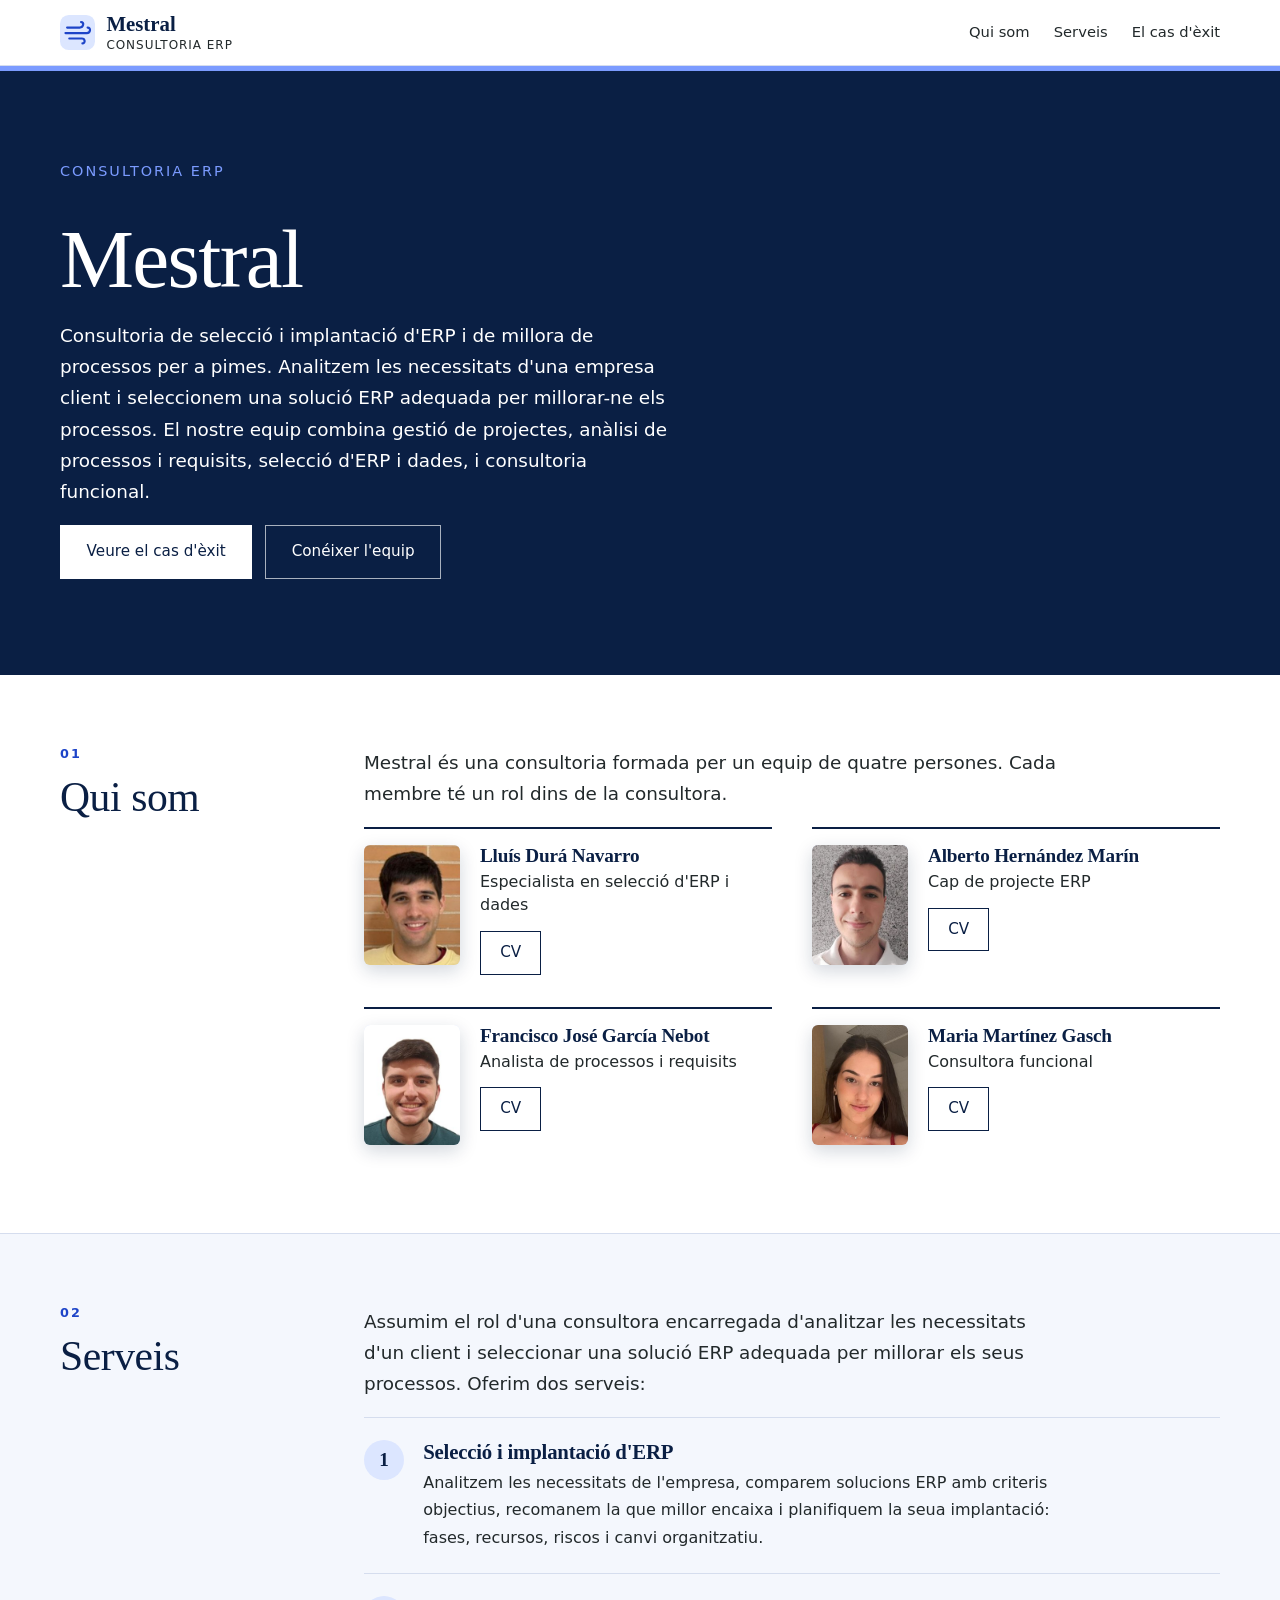
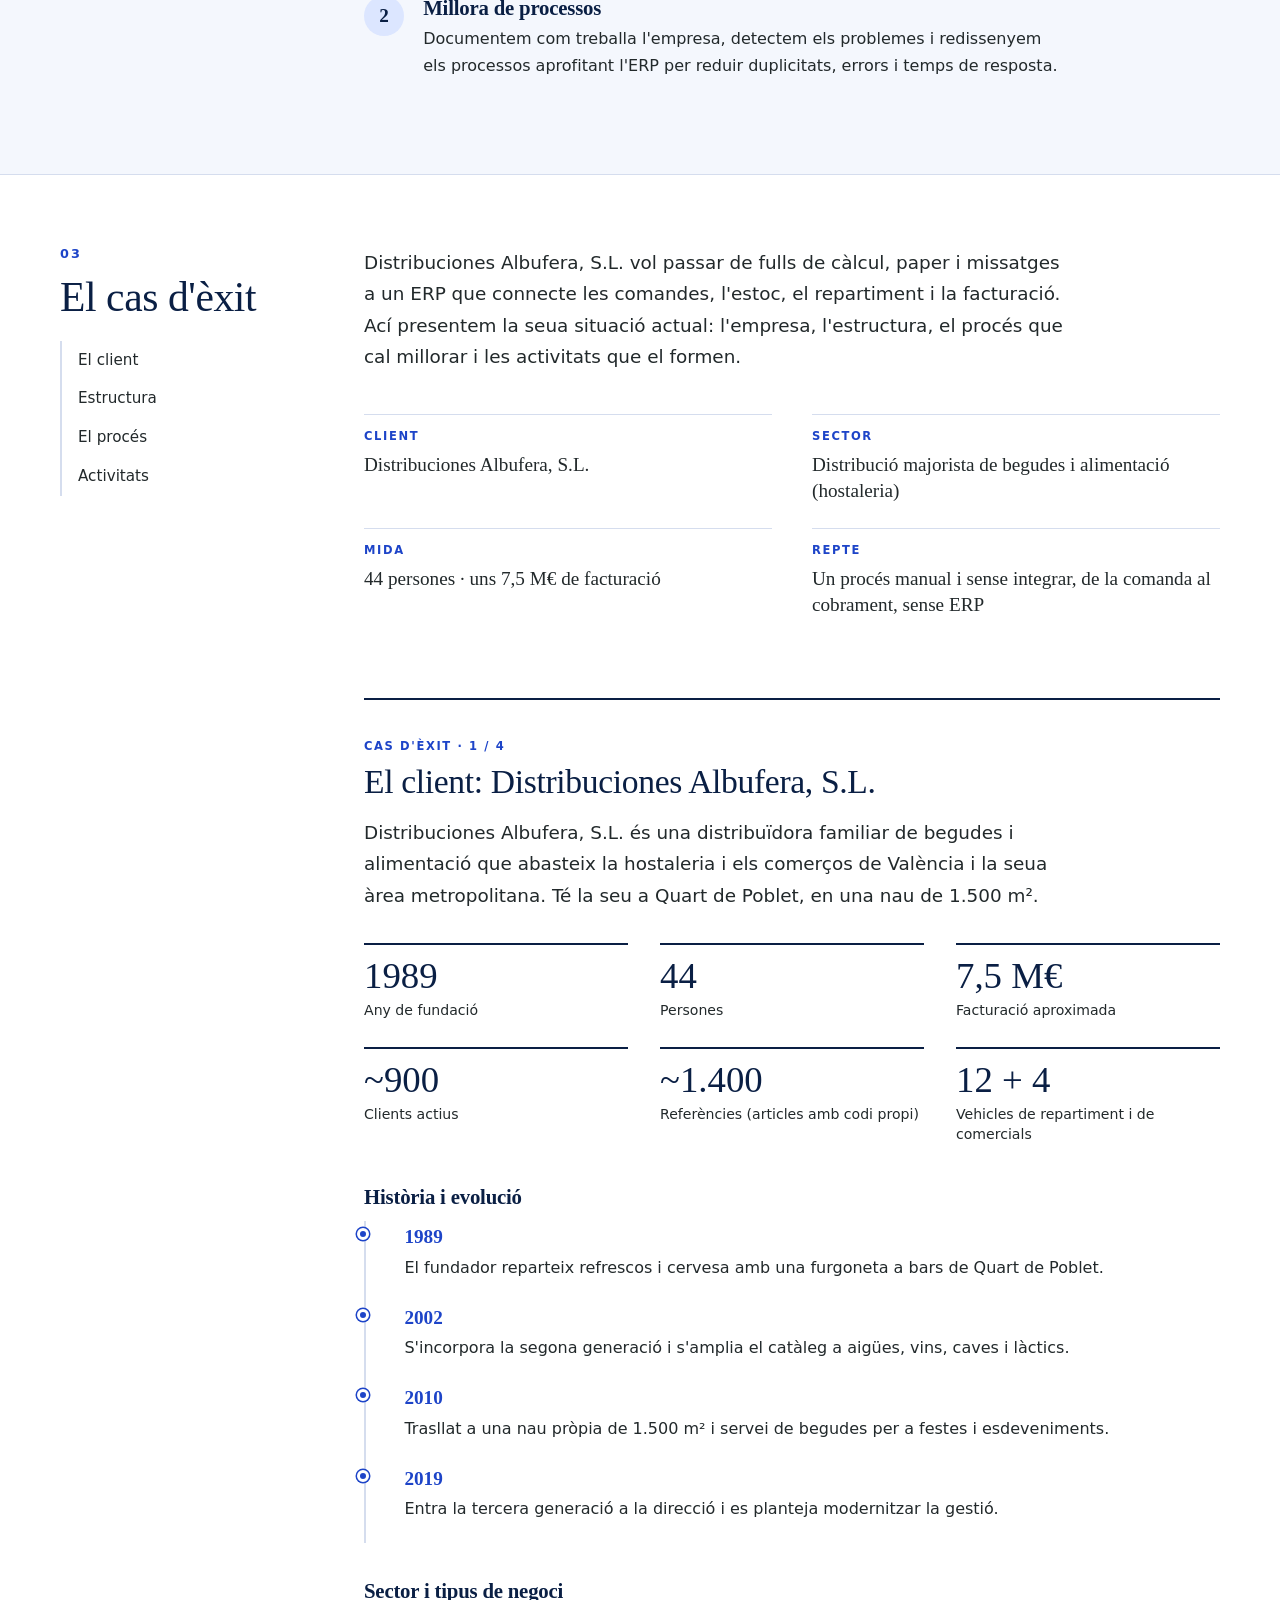
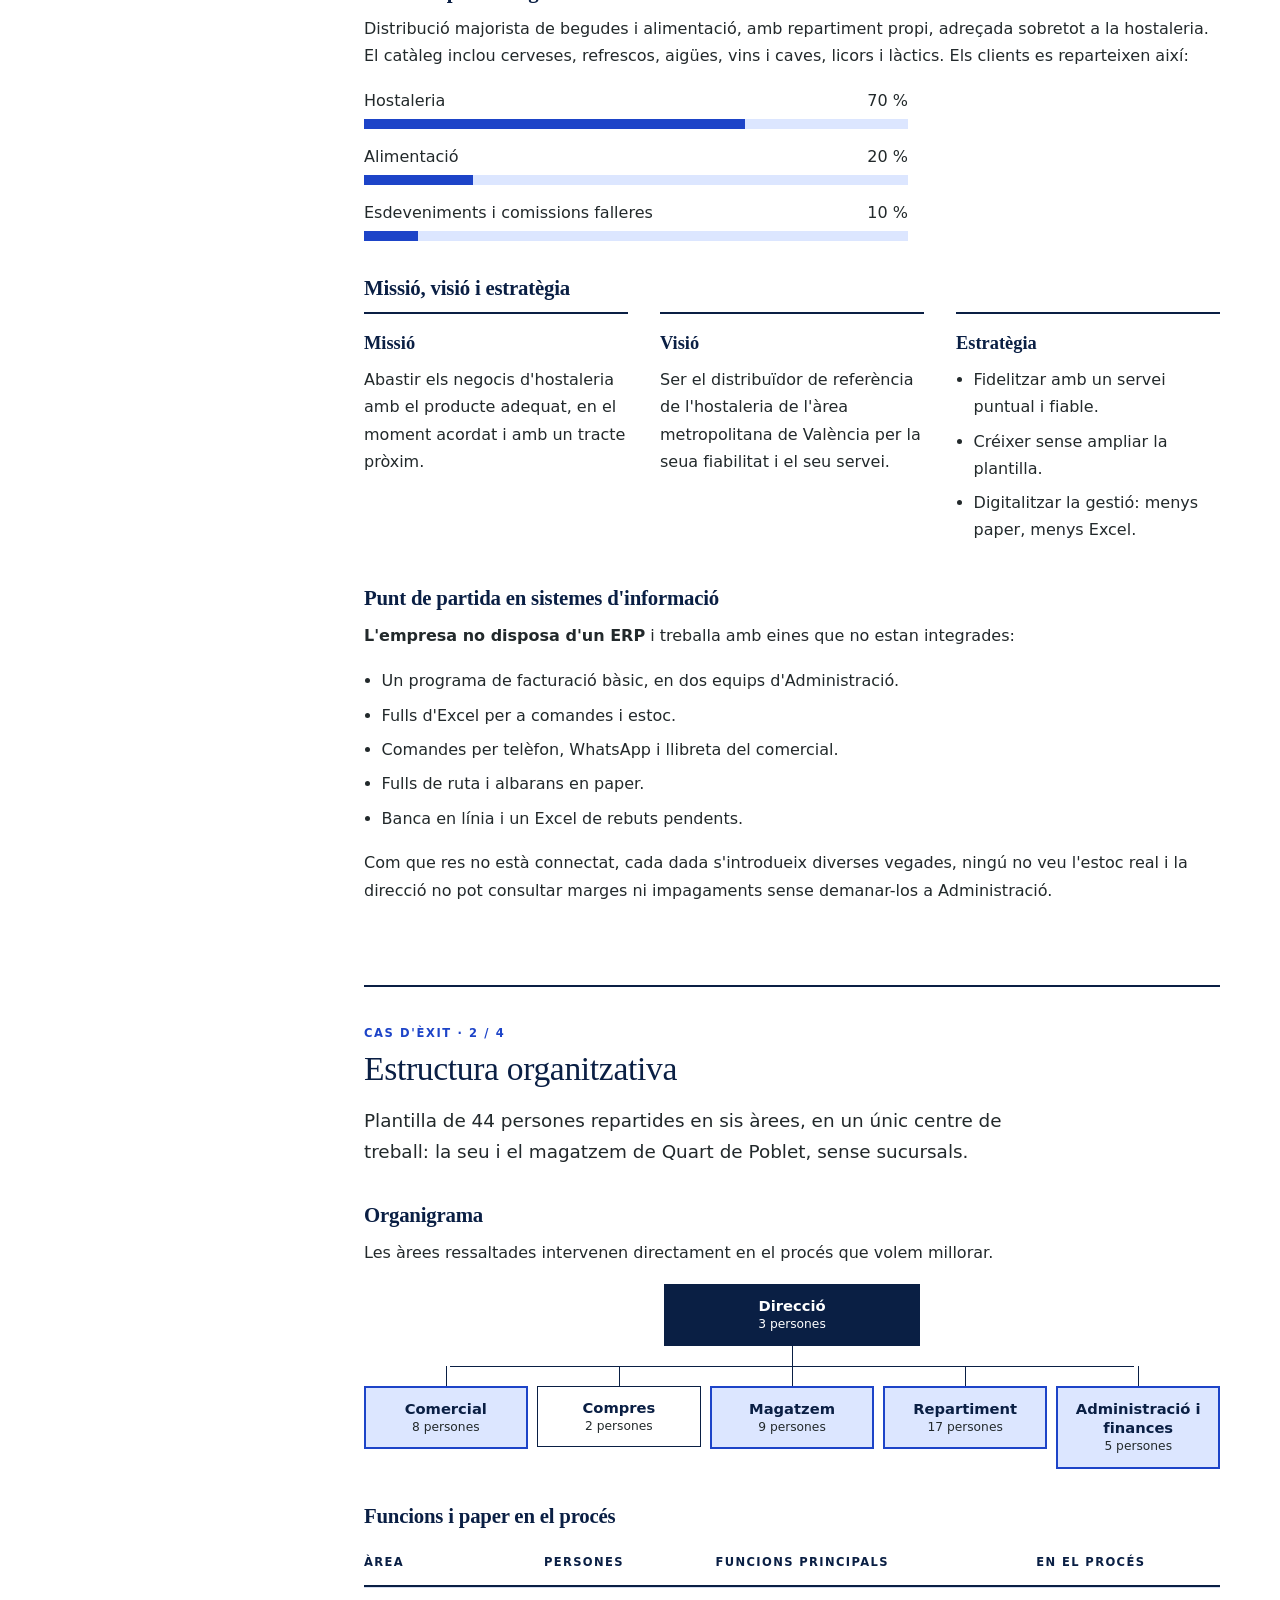
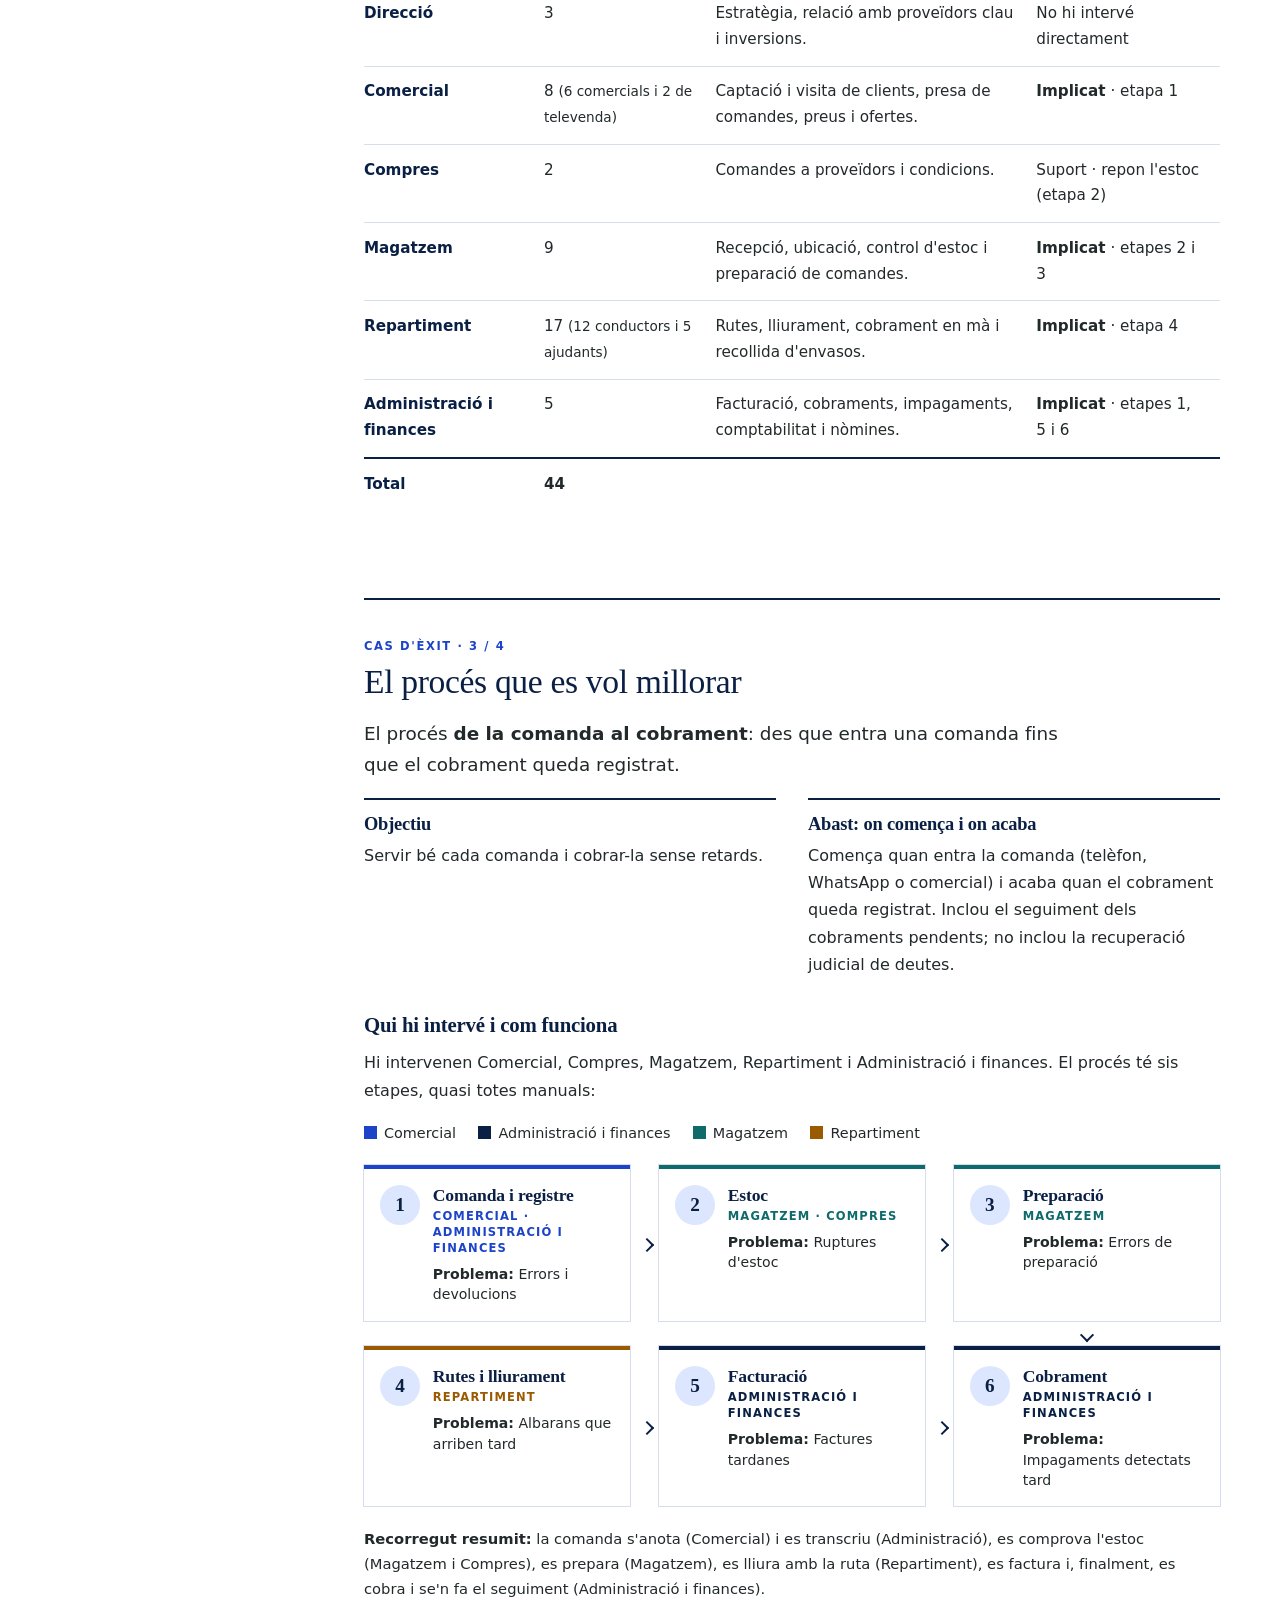
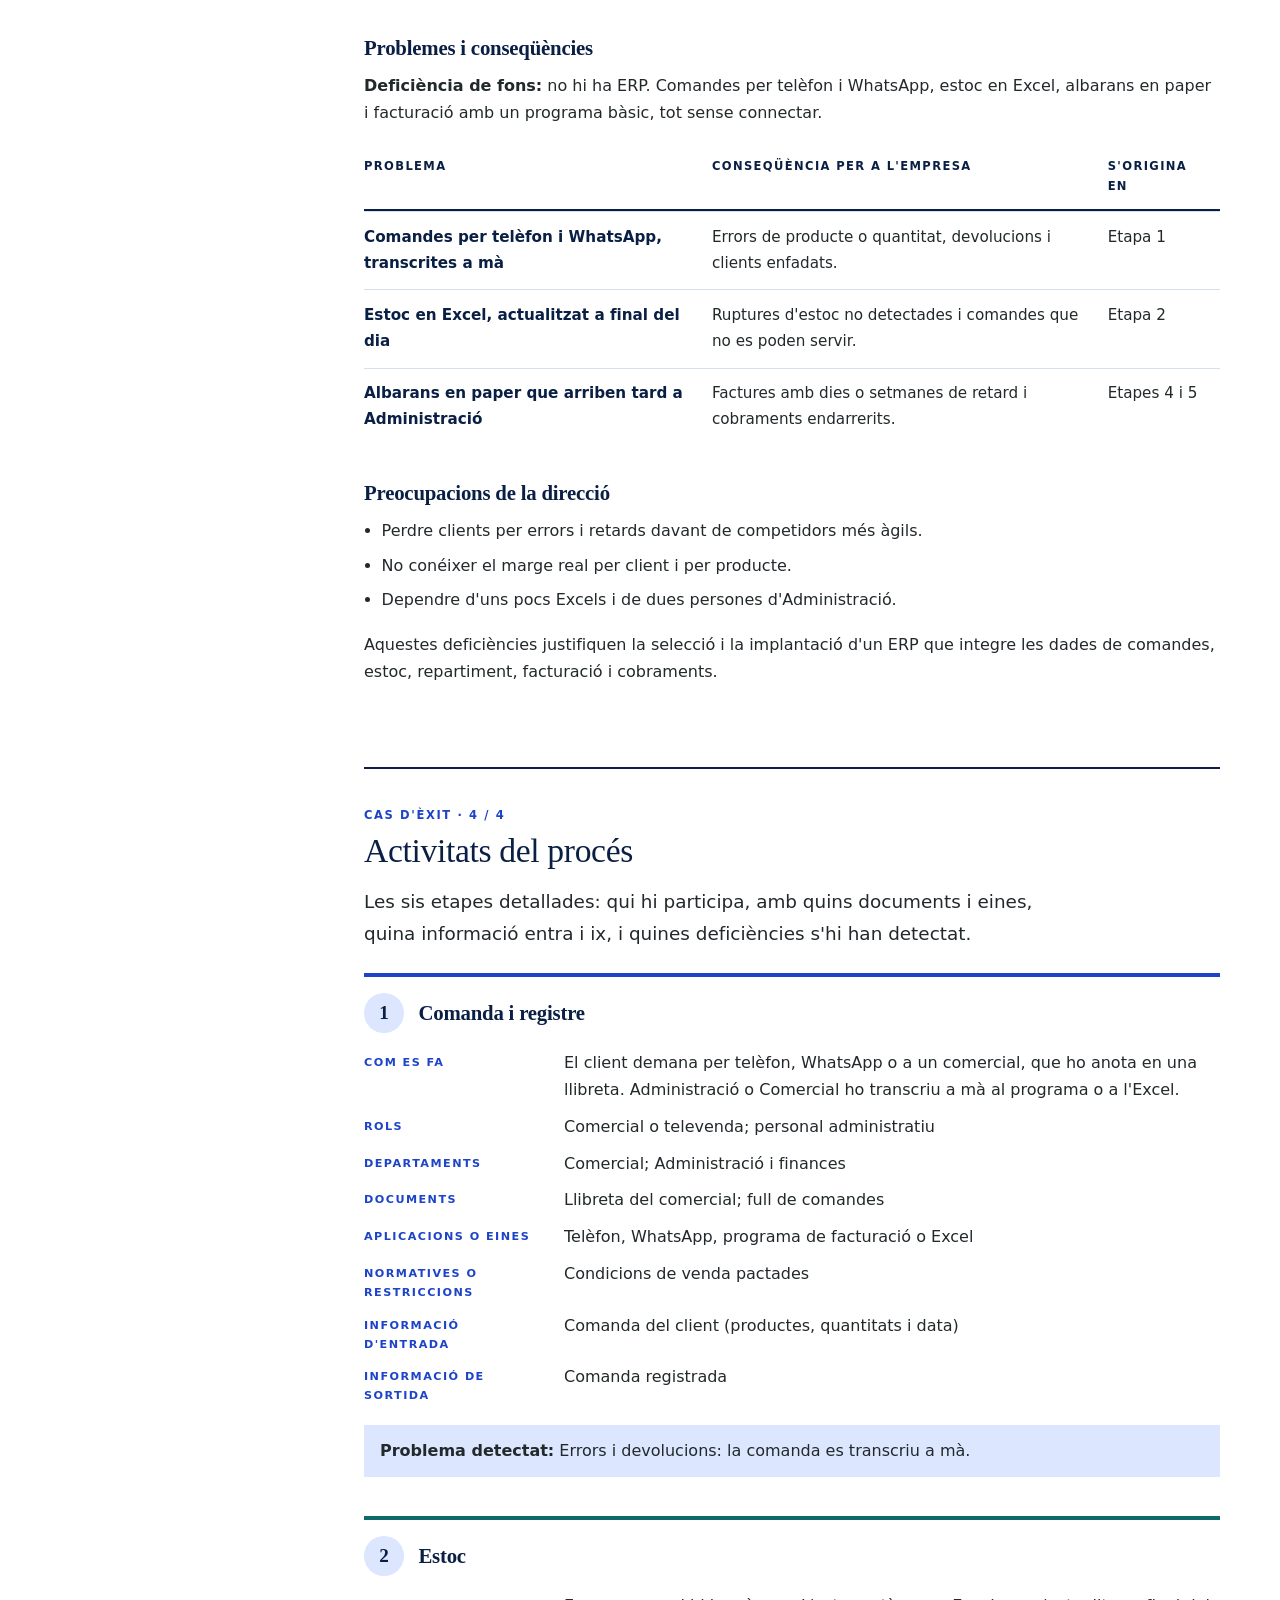
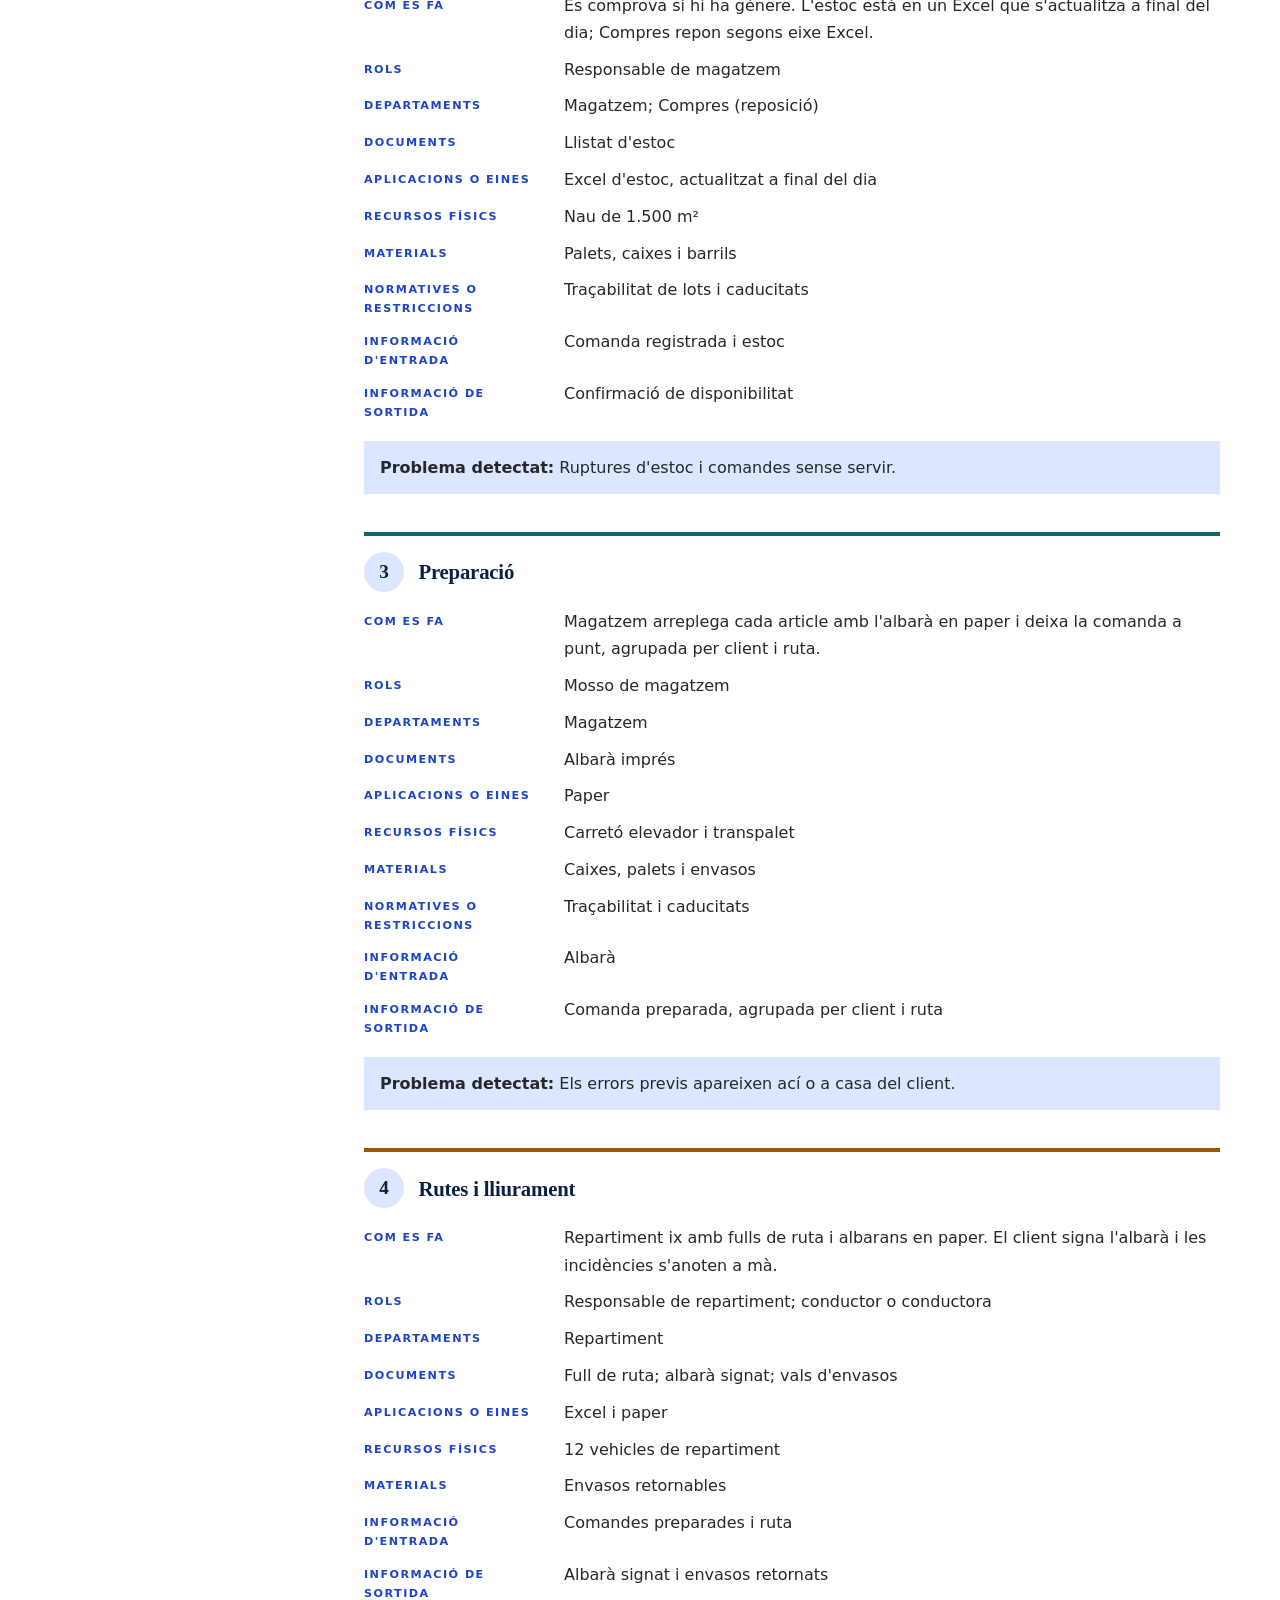
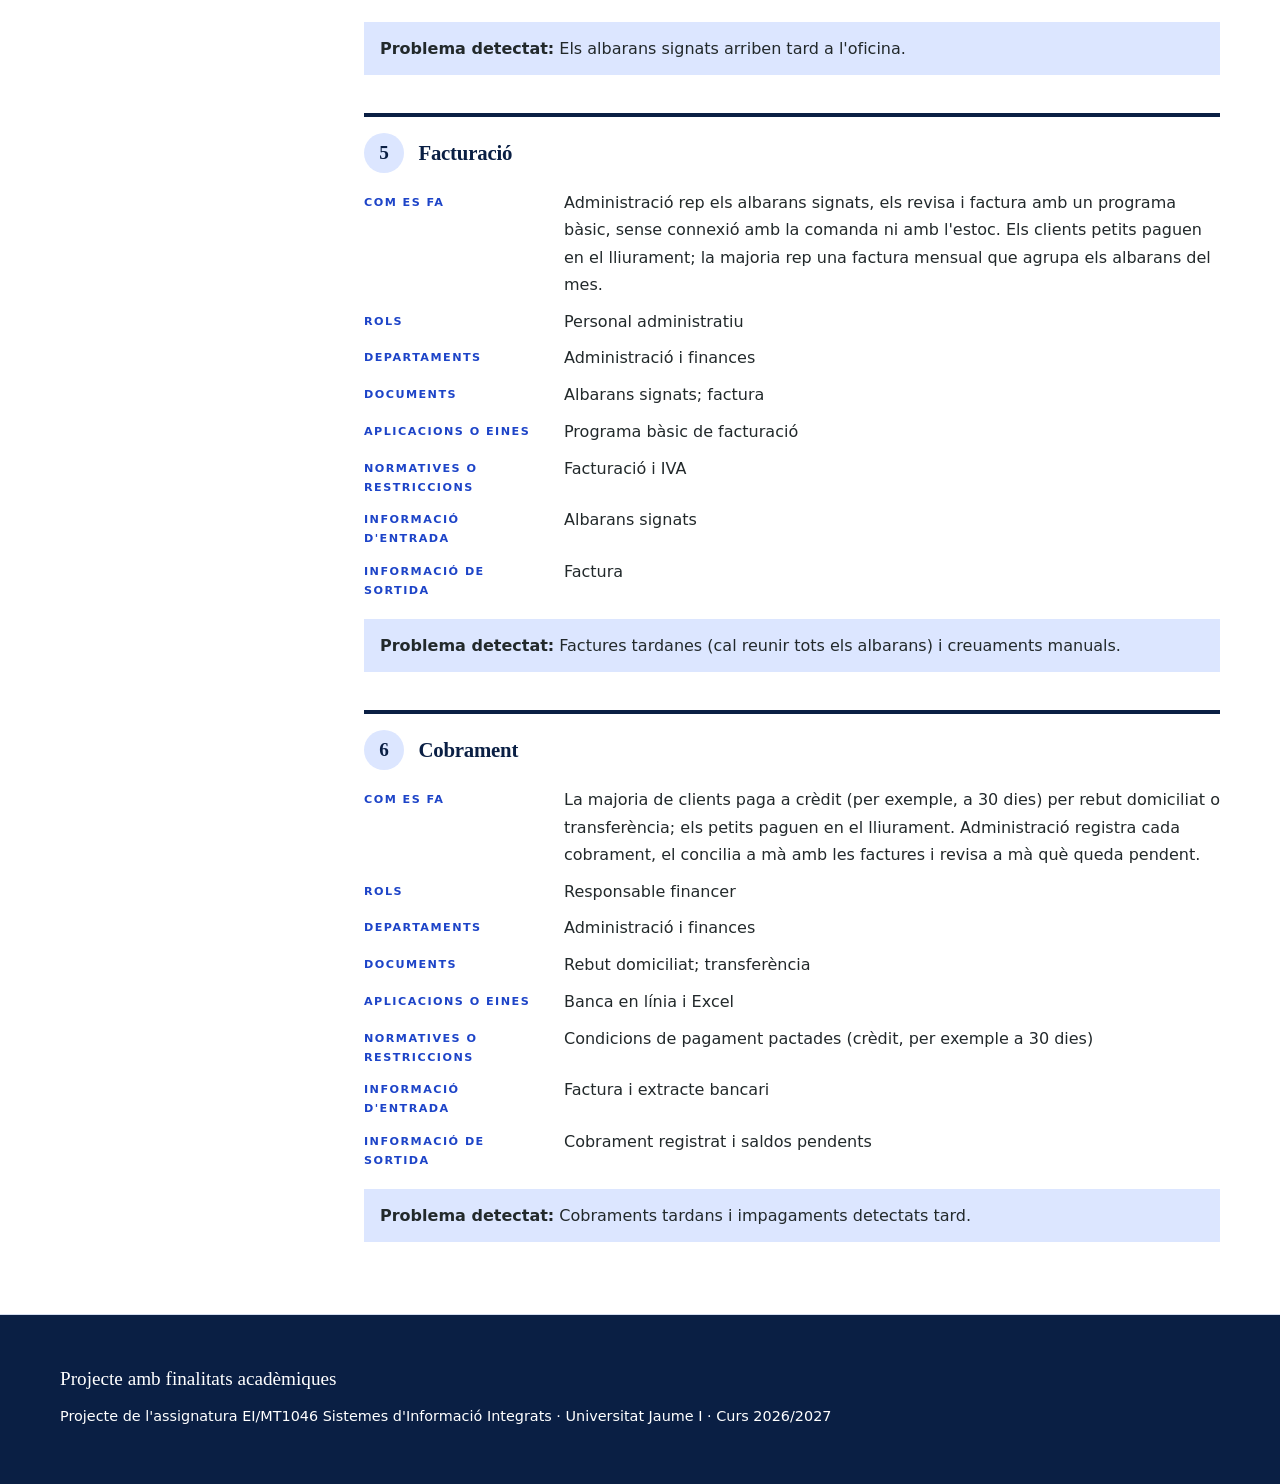
<file: index.html>
<!DOCTYPE html>
<html lang="ca-valencia">
<head>
<meta charset="utf-8">
<meta name="viewport" content="width=device-width, initial-scale=1">
<meta http-equiv="Content-Security-Policy" content="default-src 'self'; script-src 'self'; style-src 'self' https://fonts.googleapis.com; font-src https://fonts.gstatic.com; img-src 'self'; connect-src 'none'; object-src 'none'; base-uri 'self'; form-action 'none'">
<meta name="referrer" content="strict-origin-when-cross-origin">
<title>Mestral · Consultoria ERP</title>
<meta name="description" content="Mestral, consultoria ERP: qui som, quins serveis oferim i el cas d'èxit de Distribuciones Albufera, S.L.">
<link rel="icon" href="img/favicon.svg" type="image/svg+xml">
<link rel="preconnect" href="https://fonts.googleapis.com">
<link rel="preconnect" href="https://fonts.gstatic.com" crossorigin>
<link href="https://fonts.googleapis.com/css2?family=DM+Sans:wght@300;400;500;700&amp;family=Source+Serif+4:wght@400;600&amp;display=swap" rel="stylesheet">
<link rel="stylesheet" href="css/style.css">
</head>
<body>
<a class="salta" href="#contingut">Salta al contingut</a>

<header class="capcalera">
  <div class="contenidor">
    <a class="marca" href="#inici">
      <img src="img/logo.svg" alt="" width="38" height="38">
      <span><span data-nom>Mestral</span><small data-subtitol>Consultoria ERP</small></span>
    </a>
    <nav aria-label="Seccions de la pàgina">
      <ul class="menu">
        <li><a href="#qui-som">Qui som</a></li>
        <li><a href="#serveis">Serveis</a></li>
        <li><a href="#cas">El cas d'èxit</a></li>
      </ul>
    </nav>
  </div>
</header>

<main id="contingut" tabindex="-1">

<div class="hero" id="inici">
  <div class="contenidor">
    <h1 data-nom>Mestral</h1>
    <p class="subtitol" data-subtitol>Consultoria ERP</p>
    <p>Consultoria de selecció i implantació d'ERP i de millora de processos per a pimes. Analitzem les necessitats d'una empresa client i seleccionem una solució ERP adequada per millorar-ne els processos. El nostre equip combina gestió de projectes, anàlisi de processos i requisits, selecció d'ERP i dades, i consultoria funcional.</p>
    <div class="botons">
      <a class="boto" href="#cas">Veure el cas d'èxit</a>
      <a class="boto boto-clar" href="#qui-som">Conéixer l'equip</a>
    </div>
  </div>
</div>

<section id="qui-som" aria-labelledby="t-qui">
  <div class="contenidor">
    <h2 id="t-qui">Qui som</h2>
    <p class="lead"><span data-nom>Mestral</span> és una consultoria formada per un equip de quatre persones. Cada membre té un rol dins de la consultora.</p>
    <div class="graella">
      <article class="targeta membre">
        <img class="foto" src="img/equip/lluis.jpg" alt="Foto de Lluís Durá Navarro" width="96" height="120" loading="lazy">
        <div>
          <h3>Lluís Durá Navarro</h3>
          <p>Especialista en selecció d'ERP i dades</p>
          <a class="boto boto-fosc" href="https://drive.google.com/file/d/1L4Mu0TI-tcb4PnGRWOOoqUeWJRCrZFFj/view?usp=sharing" target="_blank" rel="noopener noreferrer" aria-label="CV de Lluís Durá Navarro (s\'obri en una pestanya nova)">CV</a>
        </div>
      </article>
      <article class="targeta membre">
        <img class="foto" src="img/equip/alberto.jpg" alt="Foto de Alberto Hernández Marín" width="96" height="120" loading="lazy">
        <div>
          <h3>Alberto Hernández Marín</h3>
          <p>Cap de projecte ERP</p>
          <a class="boto boto-fosc" href="https://drive.google.com/file/d/1mDau6XA0AAevucVWlV9aLbJrwuaqBDru/view?usp=sharing" target="_blank" rel="noopener noreferrer" aria-label="CV de Alberto Hernández Marín (s\'obri en una pestanya nova)">CV</a>
        </div>
      </article>
      <article class="targeta membre">
        <img class="foto" src="img/equip/fran.jpg" alt="Foto de Francisco José García Nebot" width="96" height="120" loading="lazy">
        <div>
          <h3>Francisco José García Nebot</h3>
          <p>Analista de processos i requisits</p>
          <a class="boto boto-fosc" href="https://drive.google.com/file/d/1JkrPV2lwtznBTC_r-h-7hm2N2YO7iIe9/view?usp=sharing" target="_blank" rel="noopener noreferrer" aria-label="CV de Francisco José García Nebot (s\'obri en una pestanya nova)">CV</a>
        </div>
      </article>
      <article class="targeta membre">
        <img class="foto" src="img/equip/maria.jpg" alt="Foto de Maria Martínez Gasch" width="96" height="120" loading="lazy">
        <div>
          <h3>Maria Martínez Gasch</h3>
          <p>Consultora funcional</p>
          <a class="boto boto-fosc" href="https://drive.google.com/file/d/1vyuZPGrkmz55q22-RKdHWt118nSLAurR/view?usp=sharing" target="_blank" rel="noopener noreferrer" aria-label="CV de Maria Martínez Gasch (s\'obri en una pestanya nova)">CV</a>
        </div>
      </article>
    </div>
  </div>
</section>

<section id="serveis" aria-labelledby="t-serveis">
  <div class="contenidor">
    <h2 id="t-serveis">Serveis</h2>
    <p class="lead">Assumim el rol d'una consultora encarregada d'analitzar les necessitats d'un client i seleccionar una solució ERP adequada per millorar els seus processos. Oferim dos serveis:</p>
    <ol class="serveis">
      <li><span class="num" aria-hidden="true">1</span><div><h3>Selecció i implantació d'ERP</h3><p>Analitzem les necessitats de l'empresa, comparem solucions ERP amb criteris objectius, recomanem la que millor encaixa i planifiquem la seua implantació: fases, recursos, riscos i canvi organitzatiu.</p></div></li>
      <li><span class="num" aria-hidden="true">2</span><div><h3>Millora de processos</h3><p>Documentem com treballa l'empresa, detectem els problemes i redissenyem els processos aprofitant l'ERP per reduir duplicitats, errors i temps de resposta.</p></div></li>
    </ol>
  </div>
</section>

<section id="cas" aria-labelledby="t-cas">
  <div class="contenidor">
    <div class="lateral">
      <h2 id="t-cas">El cas d'èxit</h2>
      <nav class="subnav" aria-label="Apartats del cas">
        <ol>
          <li><a href="#empresa">El client</a></li>
          <li><a href="#estructura">Estructura</a></li>
          <li><a href="#proces">El procés</a></li>
          <li><a href="#activitats">Activitats</a></li>
        </ol>
      </nav>
    </div>
    <p class="lead">Distribuciones Albufera, S.L. vol passar de fulls de càlcul, paper i missatges a un ERP que connecte les comandes, l'estoc, el repartiment i la facturació. Ací presentem la seua situació actual: l'empresa, l'estructura, el procés que cal millorar i les activitats que el formen.</p>
    <dl class="resum">
      <div><dt>Client</dt><dd>Distribuciones Albufera, S.L.</dd></div>
      <div><dt>Sector</dt><dd>Distribució majorista de begudes i alimentació (hostaleria)</dd></div>
      <div><dt>Mida</dt><dd>44 persones · uns 7,5 M€ de facturació</dd></div>
      <div><dt>Repte</dt><dd>Un procés manual i sense integrar, de la comanda al cobrament, sense ERP</dd></div>
    </dl>
    <div class="part" id="empresa" role="group" aria-labelledby="t-empresa">
      <h3 id="t-empresa" data-pas="1 / 4">El client: Distribuciones Albufera, S.L.</h3>
    <p class="lead">Distribuciones Albufera, S.L. és una distribuïdora familiar de begudes i alimentació que abasteix la hostaleria i els comerços de València i la seua àrea metropolitana. Té la seu a Quart de Poblet, en una nau de 1.500 m².</p>

    <ul class="xifres" aria-label="Dades clau de l'empresa">
      <li><strong>1989</strong><span>Any de fundació</span></li>
      <li><strong>44</strong><span>Persones</span></li>
      <li><strong>7,5 M€</strong><span>Facturació aproximada</span></li>
      <li><strong>~900</strong><span>Clients actius</span></li>
      <li><strong>~1.400</strong><span>Referències (articles amb codi propi)</span></li>
      <li><strong>12 + 4</strong><span>Vehicles de repartiment i de comercials</span></li>
    </ul>

    <h4>Història i evolució</h4>
    <ol class="cronologia">
      <li><span class="any">1989</span>El fundador reparteix refrescos i cervesa amb una furgoneta a bars de Quart de Poblet.</li>
      <li><span class="any">2002</span>S'incorpora la segona generació i s'amplia el catàleg a aigües, vins, caves i làctics.</li>
      <li><span class="any">2010</span>Trasllat a una nau pròpia de 1.500 m² i servei de begudes per a festes i esdeveniments.</li>
      <li><span class="any">2019</span>Entra la tercera generació a la direcció i es planteja modernitzar la gestió.</li>
    </ol>

    <h4>Sector i tipus de negoci</h4>
    <p>Distribució majorista de begudes i alimentació, amb repartiment propi, adreçada sobretot a la hostaleria. El catàleg inclou cerveses, refrescos, aigües, vins i caves, licors i làctics. Els clients es reparteixen així:</p>
    <ul class="barres" aria-label="Distribució de clients">
      <li><div class="etiq"><span>Hostaleria</span><span>70 %</span></div><div class="barra" aria-hidden="true"><span class="p70"></span></div></li>
      <li><div class="etiq"><span>Alimentació</span><span>20 %</span></div><div class="barra" aria-hidden="true"><span class="p20"></span></div></li>
      <li><div class="etiq"><span>Esdeveniments i comissions falleres</span><span>10 %</span></div><div class="barra" aria-hidden="true"><span class="p10"></span></div></li>
    </ul>

    <h4>Missió, visió i estratègia</h4>
    <div class="trio">
      <div><h5>Missió</h5><p>Abastir els negocis d'hostaleria amb el producte adequat, en el moment acordat i amb un tracte pròxim.</p></div>
      <div><h5>Visió</h5><p>Ser el distribuïdor de referència de l'hostaleria de l'àrea metropolitana de València per la seua fiabilitat i el seu servei.</p></div>
      <div><h5>Estratègia</h5>
        <ul class="llista">
          <li>Fidelitzar amb un servei puntual i fiable.</li>
          <li>Créixer sense ampliar la plantilla.</li>
          <li>Digitalitzar la gestió: menys paper, menys Excel.</li>
        </ul>
      </div>
    </div>

    <h4>Punt de partida en sistemes d'informació</h4>
    <p><strong>L'empresa no disposa d'un ERP</strong> i treballa amb eines que no estan integrades:</p>
    <ul class="llista">
      <li>Un programa de facturació bàsic, en dos equips d'Administració.</li>
      <li>Fulls d'Excel per a comandes i estoc.</li>
      <li>Comandes per telèfon, WhatsApp i llibreta del comercial.</li>
      <li>Fulls de ruta i albarans en paper.</li>
      <li>Banca en línia i un Excel de rebuts pendents.</li>
    </ul>
    <p>Com que res no està connectat, cada dada s'introdueix diverses vegades, ningú no veu l'estoc real i la direcció no pot consultar marges ni impagaments sense demanar-los a Administració.</p>
    </div>

    <div class="part" id="estructura" role="group" aria-labelledby="t-estructura">
      <h3 id="t-estructura" data-pas="2 / 4">Estructura organitzativa</h3>
    <p class="lead">Plantilla de 44 persones repartides en sis àrees, en un únic centre de treball: la seu i el magatzem de Quart de Poblet, sense sucursals.</p>

    <h4>Organigrama</h4>
    <p>Les àrees ressaltades intervenen directament en el procés que volem millorar.</p>
    <ul class="org" aria-label="Organigrama de Distribuciones Albufera, S.L.">
      <li class="dalt"><span class="node">Direcció<small>3 persones</small></span>
        <ul class="fills">
          <li><span class="node implicat">Comercial<small>8 persones</small></span></li>
          <li><span class="node">Compres<small>2 persones</small></span></li>
          <li><span class="node implicat">Magatzem<small>9 persones</small></span></li>
          <li><span class="node implicat">Repartiment<small>17 persones</small></span></li>
          <li><span class="node implicat">Administració i finances<small>5 persones</small></span></li>
        </ul>
      </li>
    </ul>

    <h4>Funcions i paper en el procés</h4>
    <div class="taula">
      <table>
        <caption class="sr-only">Àrees, persones, funcions principals i paper en el procés de la comanda al cobrament</caption>
        <thead><tr><th scope="col">Àrea</th><th scope="col">Persones</th><th scope="col">Funcions principals</th><th scope="col">En el procés</th></tr></thead>
        <tbody>
          <tr><th scope="row">Direcció</th><td data-label="Persones">3</td><td data-label="Funcions principals">Estratègia, relació amb proveïdors clau i inversions.</td><td data-label="En el procés">No hi intervé directament</td></tr>
          <tr><th scope="row">Comercial</th><td data-label="Persones">8 <span class="nota">(6 comercials i 2 de televenda)</span></td><td data-label="Funcions principals">Captació i visita de clients, presa de comandes, preus i ofertes.</td><td data-label="En el procés"><strong>Implicat</strong> · etapa 1</td></tr>
          <tr><th scope="row">Compres</th><td data-label="Persones">2</td><td data-label="Funcions principals">Comandes a proveïdors i condicions.</td><td data-label="En el procés">Suport · repon l'estoc (etapa 2)</td></tr>
          <tr><th scope="row">Magatzem</th><td data-label="Persones">9</td><td data-label="Funcions principals">Recepció, ubicació, control d'estoc i preparació de comandes.</td><td data-label="En el procés"><strong>Implicat</strong> · etapes 2 i 3</td></tr>
          <tr><th scope="row">Repartiment</th><td data-label="Persones">17 <span class="nota">(12 conductors i 5 ajudants)</span></td><td data-label="Funcions principals">Rutes, lliurament, cobrament en mà i recollida d'envasos.</td><td data-label="En el procés"><strong>Implicat</strong> · etapa 4</td></tr>
          <tr><th scope="row">Administració i finances</th><td data-label="Persones">5</td><td data-label="Funcions principals">Facturació, cobraments, impagaments, comptabilitat i nòmines.</td><td data-label="En el procés"><strong>Implicat</strong> · etapes 1, 5 i 6</td></tr>
          <tr class="total"><th scope="row">Total</th><td data-label="Persones">44</td><td data-label="Funcions principals"></td><td data-label="En el procés"></td></tr>
        </tbody>
      </table>
    </div>
    </div>

    <div class="part" id="proces" role="group" aria-labelledby="t-proces">
      <h3 id="t-proces" data-pas="3 / 4">El procés que es vol millorar</h3>
    <p class="lead">El procés <strong>de la comanda al cobrament</strong>: des que entra una comanda fins que el cobrament queda registrat.</p>

    <div class="trio dos">
      <div><h4>Objectiu</h4><p>Servir bé cada comanda i cobrar-la sense retards.</p></div>
      <div><h4>Abast: on comença i on acaba</h4><p>Comença quan entra la comanda (telèfon, WhatsApp o comercial) i acaba quan el cobrament queda registrat. Inclou el seguiment dels cobraments pendents; no inclou la recuperació judicial de deutes.</p></div>
    </div>

    <h4>Qui hi intervé i com funciona</h4>
    <p>Hi intervenen Comercial, Compres, Magatzem, Repartiment i Administració i finances. El procés té sis etapes, quasi totes manuals:</p>
    <ul class="llegenda" aria-label="Llegenda de departaments"><li class="dep-com">Comercial</li><li class="dep-adm">Administració i finances</li><li class="dep-mag">Magatzem</li><li class="dep-rep">Repartiment</li></ul>
    <ol class="flux" aria-label="Etapes del procés de la comanda al cobrament">
<li class="dep-com"><span class="num" aria-hidden="true">1</span><div><h4><span class="sr-only">Etapa 1: </span>Comanda i registre</h4><p class="etiqueta">Comercial · Administració i finances</p><p class="alerta"><strong>Problema:</strong> Errors i devolucions</p></div></li>
<li class="dep-mag"><span class="num" aria-hidden="true">2</span><div><h4><span class="sr-only">Etapa 2: </span>Estoc</h4><p class="etiqueta">Magatzem · Compres</p><p class="alerta"><strong>Problema:</strong> Ruptures d'estoc</p></div></li>
<li class="dep-mag"><span class="num" aria-hidden="true">3</span><div><h4><span class="sr-only">Etapa 3: </span>Preparació</h4><p class="etiqueta">Magatzem</p><p class="alerta"><strong>Problema:</strong> Errors de preparació</p></div></li>
<li class="dep-rep"><span class="num" aria-hidden="true">4</span><div><h4><span class="sr-only">Etapa 4: </span>Rutes i lliurament</h4><p class="etiqueta">Repartiment</p><p class="alerta"><strong>Problema:</strong> Albarans que arriben tard</p></div></li>
<li class="dep-adm"><span class="num" aria-hidden="true">5</span><div><h4><span class="sr-only">Etapa 5: </span>Facturació</h4><p class="etiqueta">Administració i finances</p><p class="alerta"><strong>Problema:</strong> Factures tardanes</p></div></li>
<li class="dep-adm"><span class="num" aria-hidden="true">6</span><div><h4><span class="sr-only">Etapa 6: </span>Cobrament</h4><p class="etiqueta">Administració i finances</p><p class="alerta"><strong>Problema:</strong> Impagaments detectats tard</p></div></li>
    </ol>
    <p class="alt"><strong>Recorregut resumit:</strong> la comanda s'anota (Comercial) i es transcriu (Administració), es comprova l'estoc (Magatzem i Compres), es prepara (Magatzem), es lliura amb la ruta (Repartiment), es factura i, finalment, es cobra i se'n fa el seguiment (Administració i finances).</p>

    <h4>Problemes i conseqüències</h4>
    <p><strong>Deficiència de fons:</strong> no hi ha ERP. Comandes per telèfon i WhatsApp, estoc en Excel, albarans en paper i facturació amb un programa bàsic, tot sense connectar.</p>
    <div class="taula">
      <table>
        <caption class="sr-only">Problemes del procés, conseqüència per a l'empresa i etapa on s'origina</caption>
        <thead><tr><th scope="col">Problema</th><th scope="col">Conseqüència per a l'empresa</th><th scope="col">S'origina en</th></tr></thead>
        <tbody>
          <tr><th scope="row">Comandes per telèfon i WhatsApp, transcrites a mà</th><td data-label="Conseqüència per a l'empresa">Errors de producte o quantitat, devolucions i clients enfadats.</td><td data-label="S'origina en">Etapa 1</td></tr>
          <tr><th scope="row">Estoc en Excel, actualitzat a final del dia</th><td data-label="Conseqüència per a l'empresa">Ruptures d'estoc no detectades i comandes que no es poden servir.</td><td data-label="S'origina en">Etapa 2</td></tr>
          <tr><th scope="row">Albarans en paper que arriben tard a Administració</th><td data-label="Conseqüència per a l'empresa">Factures amb dies o setmanes de retard i cobraments endarrerits.</td><td data-label="S'origina en">Etapes 4 i 5</td></tr>
        </tbody>
      </table>
    </div>

    <h4>Preocupacions de la direcció</h4>
    <ul class="llista">
      <li>Perdre clients per errors i retards davant de competidors més àgils.</li>
      <li>No conéixer el marge real per client i per producte.</li>
      <li>Dependre d'uns pocs Excels i de dues persones d'Administració.</li>
    </ul>
    <p>Aquestes deficiències justifiquen la selecció i la implantació d'un ERP que integre les dades de comandes, estoc, repartiment, facturació i cobraments.</p>
    </div>

    <div class="part" id="activitats" role="group" aria-labelledby="t-activitats">
      <h3 id="t-activitats" data-pas="4 / 4">Activitats del procés</h3>
    <p class="lead">Les sis etapes detallades: qui hi participa, amb quins documents i eines, quina informació entra i ix, i quines deficiències s'hi han detectat.</p>
    <div class="activitats">
<article class="activitat dep-com"><h4><span class="num" aria-hidden="true">1</span>Comanda i registre</h4><dl><dt>Com es fa</dt><dd>El client demana per telèfon, WhatsApp o a un comercial, que ho anota en una llibreta. Administració o Comercial ho transcriu a mà al programa o a l'Excel.</dd><dt>Rols</dt><dd>Comercial o televenda; personal administratiu</dd><dt>Departaments</dt><dd>Comercial; Administració i finances</dd><dt>Documents</dt><dd>Llibreta del comercial; full de comandes</dd><dt>Aplicacions o eines</dt><dd>Telèfon, WhatsApp, programa de facturació o Excel</dd><dt>Normatives o restriccions</dt><dd>Condicions de venda pactades</dd><dt>Informació d'entrada</dt><dd>Comanda del client (productes, quantitats i data)</dd><dt>Informació de sortida</dt><dd>Comanda registrada</dd></dl><p class="problema"><strong>Problema detectat:</strong> Errors i devolucions: la comanda es transcriu a mà.</p></article>
<article class="activitat dep-mag"><h4><span class="num" aria-hidden="true">2</span>Estoc</h4><dl><dt>Com es fa</dt><dd>Es comprova si hi ha gènere. L'estoc està en un Excel que s'actualitza a final del dia; Compres repon segons eixe Excel.</dd><dt>Rols</dt><dd>Responsable de magatzem</dd><dt>Departaments</dt><dd>Magatzem; Compres (reposició)</dd><dt>Documents</dt><dd>Llistat d'estoc</dd><dt>Aplicacions o eines</dt><dd>Excel d'estoc, actualitzat a final del dia</dd><dt>Recursos físics</dt><dd>Nau de 1.500 m²</dd><dt>Materials</dt><dd>Palets, caixes i barrils</dd><dt>Normatives o restriccions</dt><dd>Traçabilitat de lots i caducitats</dd><dt>Informació d'entrada</dt><dd>Comanda registrada i estoc</dd><dt>Informació de sortida</dt><dd>Confirmació de disponibilitat</dd></dl><p class="problema"><strong>Problema detectat:</strong> Ruptures d'estoc i comandes sense servir.</p></article>
<article class="activitat dep-mag"><h4><span class="num" aria-hidden="true">3</span>Preparació</h4><dl><dt>Com es fa</dt><dd>Magatzem arreplega cada article amb l'albarà en paper i deixa la comanda a punt, agrupada per client i ruta.</dd><dt>Rols</dt><dd>Mosso de magatzem</dd><dt>Departaments</dt><dd>Magatzem</dd><dt>Documents</dt><dd>Albarà imprés</dd><dt>Aplicacions o eines</dt><dd>Paper</dd><dt>Recursos físics</dt><dd>Carretó elevador i transpalet</dd><dt>Materials</dt><dd>Caixes, palets i envasos</dd><dt>Normatives o restriccions</dt><dd>Traçabilitat i caducitats</dd><dt>Informació d'entrada</dt><dd>Albarà</dd><dt>Informació de sortida</dt><dd>Comanda preparada, agrupada per client i ruta</dd></dl><p class="problema"><strong>Problema detectat:</strong> Els errors previs apareixen ací o a casa del client.</p></article>
<article class="activitat dep-rep"><h4><span class="num" aria-hidden="true">4</span>Rutes i lliurament</h4><dl><dt>Com es fa</dt><dd>Repartiment ix amb fulls de ruta i albarans en paper. El client signa l'albarà i les incidències s'anoten a mà.</dd><dt>Rols</dt><dd>Responsable de repartiment; conductor o conductora</dd><dt>Departaments</dt><dd>Repartiment</dd><dt>Documents</dt><dd>Full de ruta; albarà signat; vals d'envasos</dd><dt>Aplicacions o eines</dt><dd>Excel i paper</dd><dt>Recursos físics</dt><dd>12 vehicles de repartiment</dd><dt>Materials</dt><dd>Envasos retornables</dd><dt>Informació d'entrada</dt><dd>Comandes preparades i ruta</dd><dt>Informació de sortida</dt><dd>Albarà signat i envasos retornats</dd></dl><p class="problema"><strong>Problema detectat:</strong> Els albarans signats arriben tard a l'oficina.</p></article>
<article class="activitat dep-adm"><h4><span class="num" aria-hidden="true">5</span>Facturació</h4><dl><dt>Com es fa</dt><dd>Administració rep els albarans signats, els revisa i factura amb un programa bàsic, sense connexió amb la comanda ni amb l'estoc. Els clients petits paguen en el lliurament; la majoria rep una factura mensual que agrupa els albarans del mes.</dd><dt>Rols</dt><dd>Personal administratiu</dd><dt>Departaments</dt><dd>Administració i finances</dd><dt>Documents</dt><dd>Albarans signats; factura</dd><dt>Aplicacions o eines</dt><dd>Programa bàsic de facturació</dd><dt>Normatives o restriccions</dt><dd>Facturació i IVA</dd><dt>Informació d'entrada</dt><dd>Albarans signats</dd><dt>Informació de sortida</dt><dd>Factura</dd></dl><p class="problema"><strong>Problema detectat:</strong> Factures tardanes (cal reunir tots els albarans) i creuaments manuals.</p></article>
<article class="activitat dep-adm"><h4><span class="num" aria-hidden="true">6</span>Cobrament</h4><dl><dt>Com es fa</dt><dd>La majoria de clients paga a crèdit (per exemple, a 30 dies) per rebut domiciliat o transferència; els petits paguen en el lliurament. Administració registra cada cobrament, el concilia a mà amb les factures i revisa a mà què queda pendent.</dd><dt>Rols</dt><dd>Responsable financer</dd><dt>Departaments</dt><dd>Administració i finances</dd><dt>Documents</dt><dd>Rebut domiciliat; transferència</dd><dt>Aplicacions o eines</dt><dd>Banca en línia i Excel</dd><dt>Normatives o restriccions</dt><dd>Condicions de pagament pactades (crèdit, per exemple a 30 dies)</dd><dt>Informació d'entrada</dt><dd>Factura i extracte bancari</dd><dt>Informació de sortida</dt><dd>Cobrament registrat i saldos pendents</dd></dl><p class="problema"><strong>Problema detectat:</strong> Cobraments tardans i impagaments detectats tard.</p></article>
    </div>
    </div>
  </div>
</section>





</main>

<footer class="peu">
  <div class="contenidor">
    <p class="avis">Projecte amb finalitats acadèmiques</p>
    <p><small>Projecte de l'assignatura EI/MT1046 Sistemes d'Informació Integrats · Universitat Jaume I · Curs 2026/2027</small></p>
  </div>
</footer>

<script src="js/main.js"></script>
</body>
</html>
</file>
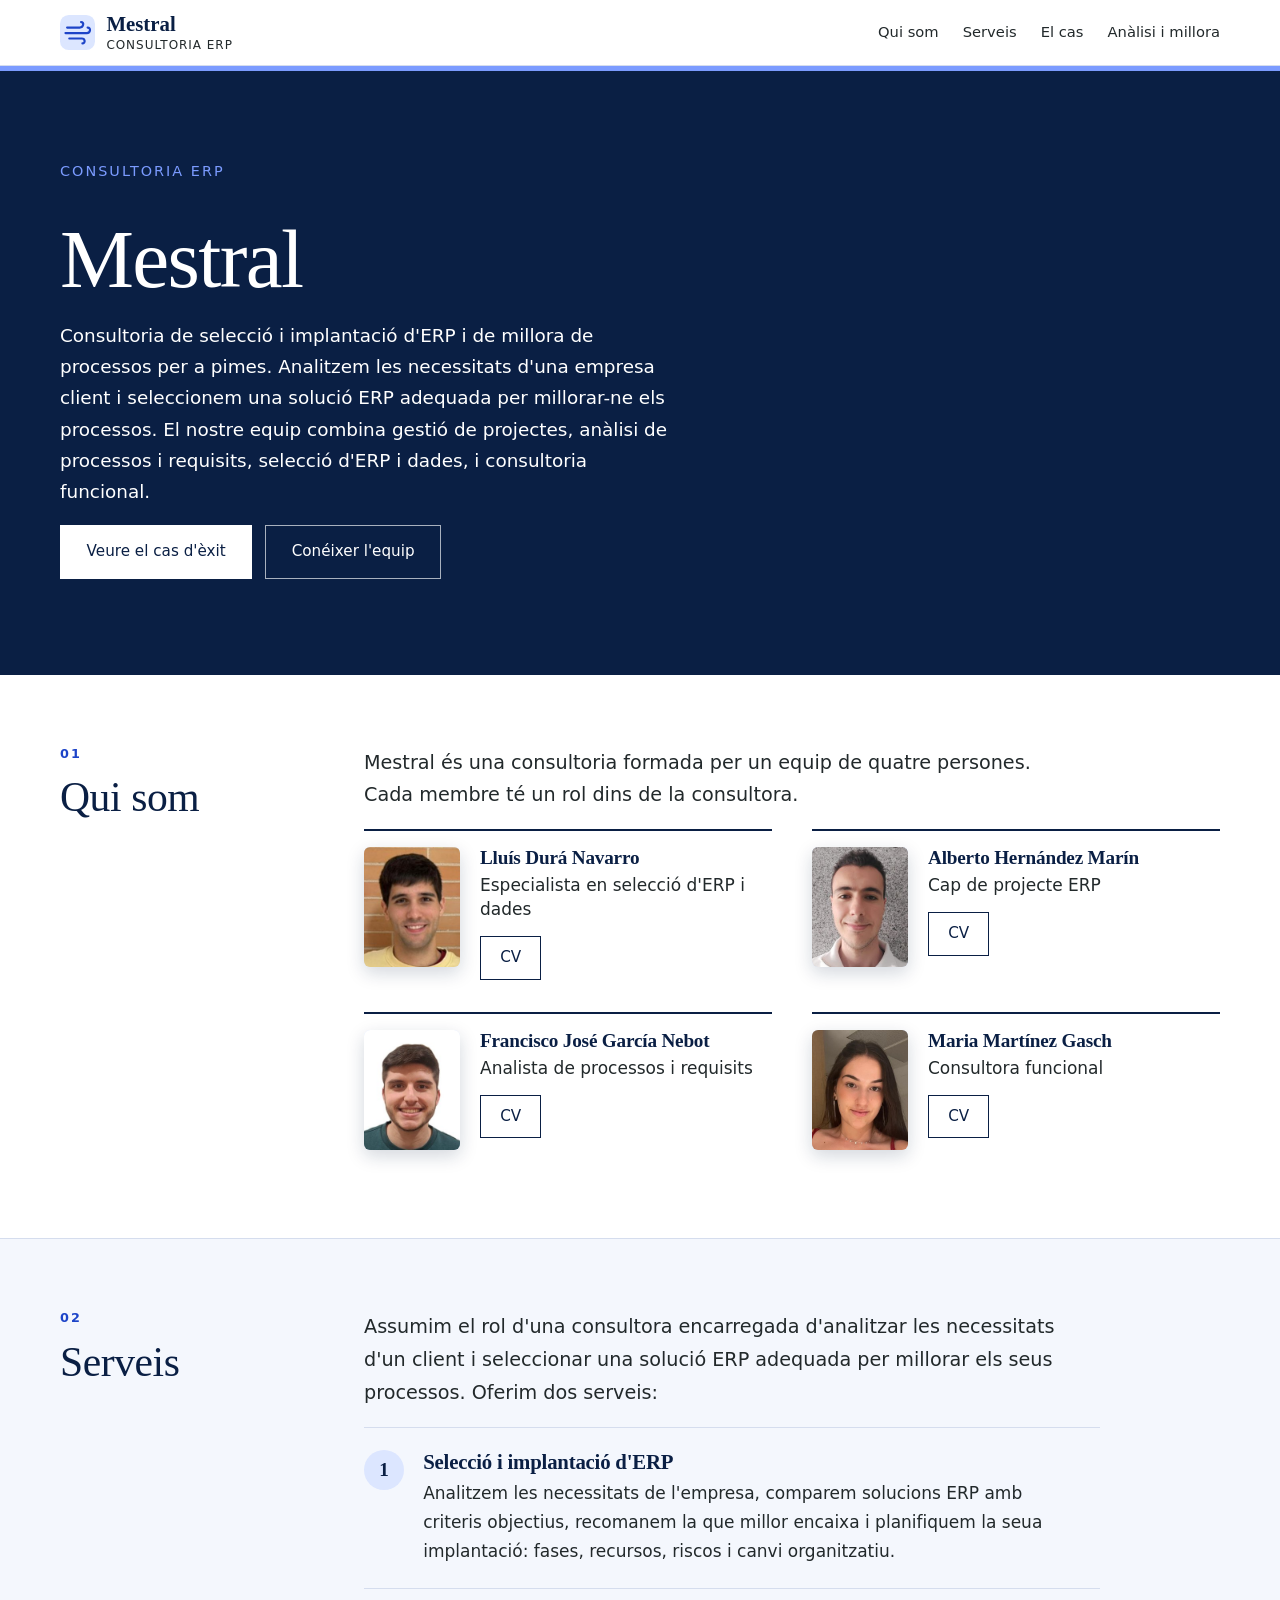
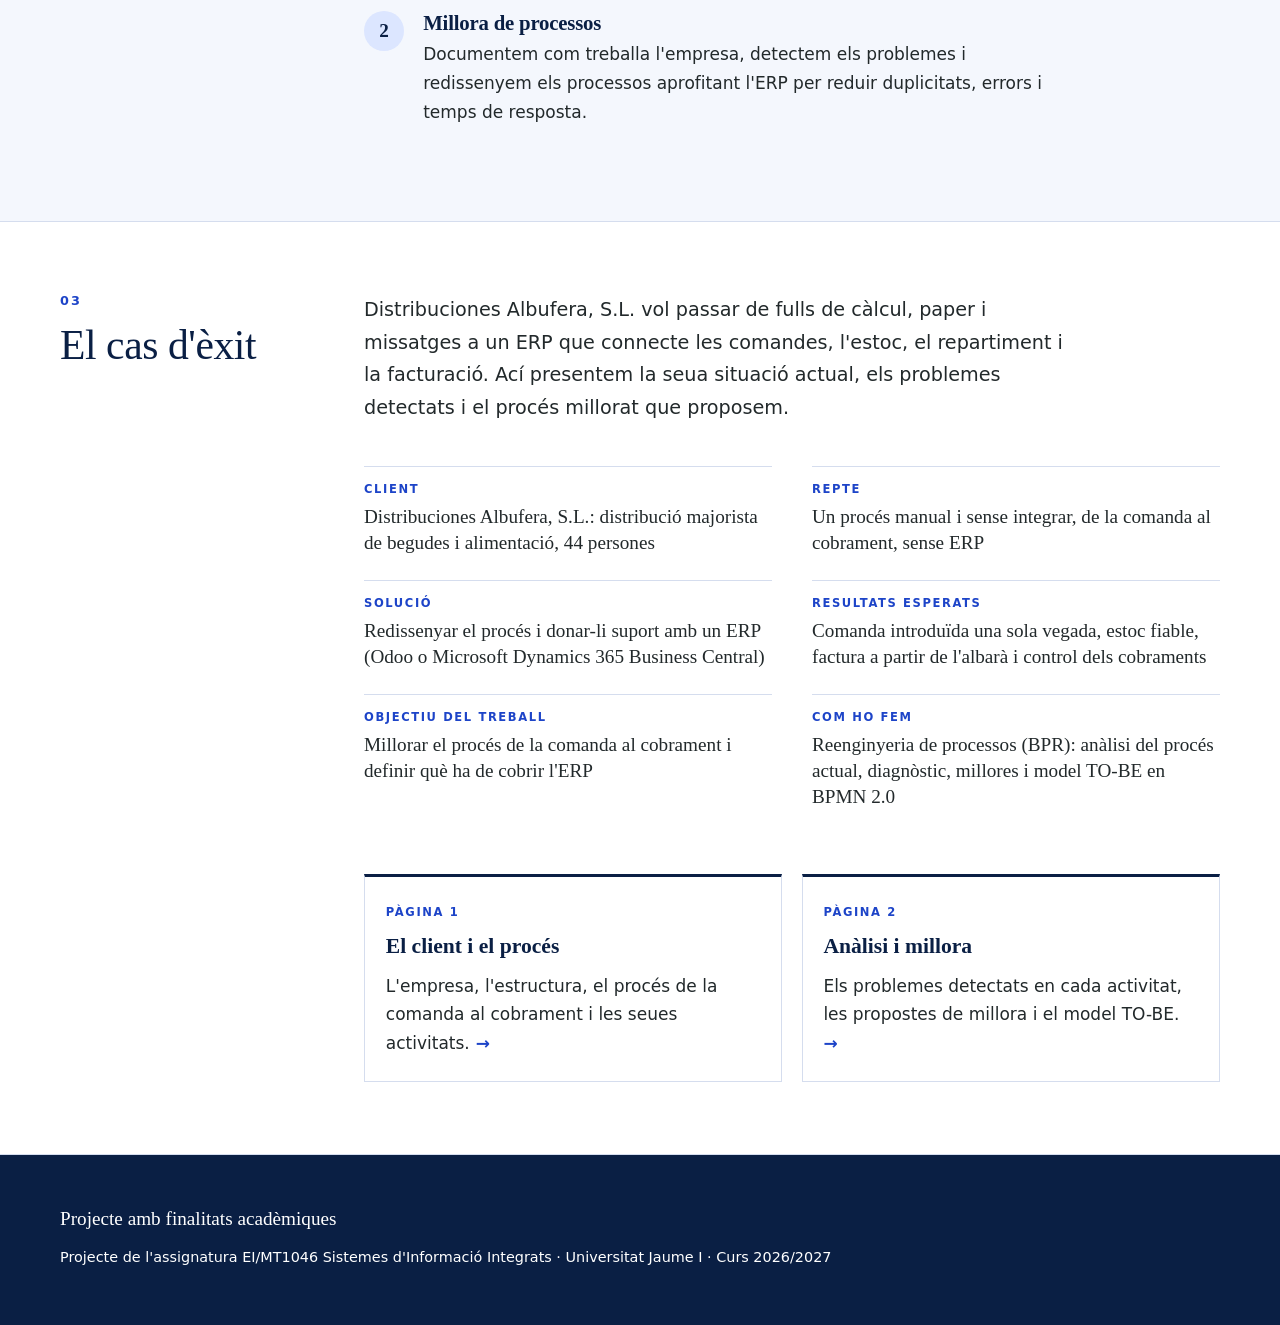
<file: v1/index.html>
<!DOCTYPE html>
<html lang="ca-valencia">
<head>
<meta charset="utf-8">
<meta name="viewport" content="width=device-width, initial-scale=1">
<meta http-equiv="Content-Security-Policy" content="default-src 'self'; script-src 'self'; style-src 'self' https://fonts.googleapis.com; font-src https://fonts.gstatic.com; img-src 'self'; connect-src 'none'; object-src 'none'; base-uri 'self'; form-action 'none'">
<meta name="referrer" content="strict-origin-when-cross-origin">
<title>Mestral · Consultoria ERP</title>
<meta name="description" content="Mestral, consultoria ERP: qui som, quins serveis oferim i el cas d'èxit de Distribuciones Albufera, S.L.">
<link rel="icon" href="img/favicon.svg" type="image/svg+xml">
<link rel="preconnect" href="https://fonts.googleapis.com">
<link rel="preconnect" href="https://fonts.gstatic.com" crossorigin>
<link href="https://fonts.googleapis.com/css2?family=DM+Sans:wght@300;400;500;700&amp;family=Source+Serif+4:wght@400;600&amp;display=swap" rel="stylesheet">
<link rel="stylesheet" href="css/style.css">
</head><body>
<a class="salta" href="#contingut">Salta al contingut</a>

<header class="capcalera">
  <div class="contenidor">
    <a class="marca" href="index.html">
      <img src="img/logo.svg" alt="" width="38" height="38">
      <span><span data-nom>Mestral</span><small data-subtitol>Consultoria ERP</small></span>
    </a>
    <nav aria-label="Menú principal">
      <ul class="menu">
        <li><a href="index.html#qui-som">Qui som</a></li>
        <li><a href="index.html#serveis">Serveis</a></li>
        <li><a href="cas.html">El cas</a></li>
        <li><a href="analisi.html">Anàlisi i millora</a></li>
      </ul>
    </nav>
  </div>
</header>

<main id="contingut" tabindex="-1">

<div class="hero" id="inici">
  <div class="contenidor">
    <h1 data-nom>Mestral</h1>
    <p class="subtitol" data-subtitol>Consultoria ERP</p>
    <p>Consultoria de selecció i implantació d'ERP i de millora de processos per a pimes. Analitzem les necessitats d'una empresa client i seleccionem una solució ERP adequada per millorar-ne els processos. El nostre equip combina gestió de projectes, anàlisi de processos i requisits, selecció d'ERP i dades, i consultoria funcional.</p>
    <div class="botons">
      <a class="boto" href="cas.html">Veure el cas d'èxit</a>
      <a class="boto boto-clar" href="#qui-som">Conéixer l'equip</a>
    </div>
  </div>
</div>
<section id="qui-som" aria-labelledby="t-qui">
  <div class="contenidor">
    <h2 id="t-qui">Qui som</h2>
    <p class="lead"><span data-nom>Mestral</span> és una consultoria formada per un equip de quatre persones. Cada membre té un rol dins de la consultora.</p>
    <div class="graella">
      <article class="targeta membre">
        <img class="foto" src="img/equip/lluis.jpg" alt="Foto de Lluís Durá Navarro" width="96" height="120" loading="lazy">
        <div>
          <h3>Lluís Durá Navarro</h3>
          <p>Especialista en selecció d'ERP i dades</p>
          <a class="boto boto-fosc" href="https://drive.google.com/file/d/1L4Mu0TI-tcb4PnGRWOOoqUeWJRCrZFFj/view?usp=sharing" target="_blank" rel="noopener noreferrer" aria-label="CV de Lluís Durá Navarro (s\'obri en una pestanya nova)">CV</a>
        </div>
      </article>
      <article class="targeta membre">
        <img class="foto" src="img/equip/alberto.jpg" alt="Foto de Alberto Hernández Marín" width="96" height="120" loading="lazy">
        <div>
          <h3>Alberto Hernández Marín</h3>
          <p>Cap de projecte ERP</p>
          <a class="boto boto-fosc" href="https://drive.google.com/file/d/1mDau6XA0AAevucVWlV9aLbJrwuaqBDru/view?usp=sharing" target="_blank" rel="noopener noreferrer" aria-label="CV de Alberto Hernández Marín (s\'obri en una pestanya nova)">CV</a>
        </div>
      </article>
      <article class="targeta membre">
        <img class="foto" src="img/equip/fran.jpg" alt="Foto de Francisco José García Nebot" width="96" height="120" loading="lazy">
        <div>
          <h3>Francisco José García Nebot</h3>
          <p>Analista de processos i requisits</p>
          <a class="boto boto-fosc" href="https://drive.google.com/file/d/1JkrPV2lwtznBTC_r-h-7hm2N2YO7iIe9/view?usp=sharing" target="_blank" rel="noopener noreferrer" aria-label="CV de Francisco José García Nebot (s\'obri en una pestanya nova)">CV</a>
        </div>
      </article>
      <article class="targeta membre">
        <img class="foto" src="img/equip/maria.jpg" alt="Foto de Maria Martínez Gasch" width="96" height="120" loading="lazy">
        <div>
          <h3>Maria Martínez Gasch</h3>
          <p>Consultora funcional</p>
          <a class="boto boto-fosc" href="https://drive.google.com/file/d/1vyuZPGrkmz55q22-RKdHWt118nSLAurR/view?usp=sharing" target="_blank" rel="noopener noreferrer" aria-label="CV de Maria Martínez Gasch (s\'obri en una pestanya nova)">CV</a>
        </div>
      </article>
    </div>
  </div>
</section>

<section id="serveis" aria-labelledby="t-serveis">
  <div class="contenidor">
    <h2 id="t-serveis">Serveis</h2>
    <p class="lead">Assumim el rol d'una consultora encarregada d'analitzar les necessitats d'un client i seleccionar una solució ERP adequada per millorar els seus processos. Oferim dos serveis:</p>
    <ol class="serveis">
      <li><span class="num" aria-hidden="true">1</span><div><h3>Selecció i implantació d'ERP</h3><p>Analitzem les necessitats de l'empresa, comparem solucions ERP amb criteris objectius, recomanem la que millor encaixa i planifiquem la seua implantació: fases, recursos, riscos i canvi organitzatiu.</p></div></li>
      <li><span class="num" aria-hidden="true">2</span><div><h3>Millora de processos</h3><p>Documentem com treballa l'empresa, detectem els problemes i redissenyem els processos aprofitant l'ERP per reduir duplicitats, errors i temps de resposta.</p></div></li>
    </ol>
  </div>
</section>

<section id="cas" aria-labelledby="t-cas">
  <div class="contenidor">
    <div class="lateral">
      <h2 id="t-cas">El cas d'èxit</h2>
    </div>
    <p class="lead">Distribuciones Albufera, S.L. vol passar de fulls de càlcul, paper i missatges a un ERP que connecte les comandes, l'estoc, el repartiment i la facturació. Ací presentem la seua situació actual, els problemes detectats i el procés millorat que proposem.</p>
    <dl class="resum">
      <div><dt>Client</dt><dd>Distribuciones Albufera, S.L.: distribució majorista de begudes i alimentació, 44 persones</dd></div>
      <div><dt>Repte</dt><dd>Un procés manual i sense integrar, de la comanda al cobrament, sense ERP</dd></div>
      <div><dt>Solució</dt><dd>Redissenyar el procés i donar-li suport amb un ERP (Odoo o Microsoft Dynamics 365 Business Central)</dd></div>
      <div><dt>Resultats esperats</dt><dd>Comanda introduïda una sola vegada, estoc fiable, factura a partir de l'albarà i control dels cobraments</dd></div>
      <div><dt>Objectiu del treball</dt><dd>Millorar el procés de la comanda al cobrament i definir què ha de cobrir l'ERP</dd></div>
      <div><dt>Com ho fem</dt><dd>Reenginyeria de processos (BPR): anàlisi del procés actual, diagnòstic, millores i model TO-BE en BPMN 2.0</dd></div>
    </dl>
    <div class="enllacos">
      <a class="targeta-enllac" href="cas.html">
        <span class="etiq">Pàgina 1</span>
        <strong>El client i el procés</strong>
        <span>L'empresa, l'estructura, el procés de la comanda al cobrament i les seues activitats.</span>
      </a>
      <a class="targeta-enllac" href="analisi.html">
        <span class="etiq">Pàgina 2</span>
        <strong>Anàlisi i millora</strong>
        <span>Els problemes detectats en cada activitat, les propostes de millora i el model TO-BE.</span>
      </a>
    </div>
  </div>
</section>

</main>

<footer class="peu">
  <div class="contenidor">
    <p class="avis">Projecte amb finalitats acadèmiques</p>
    <p><small>Projecte de l'assignatura EI/MT1046 Sistemes d'Informació Integrats · Universitat Jaume I · Curs 2026/2027</small></p>
  </div>
</footer>

<script src="js/main.js"></script>
</body>
</html>
</file>
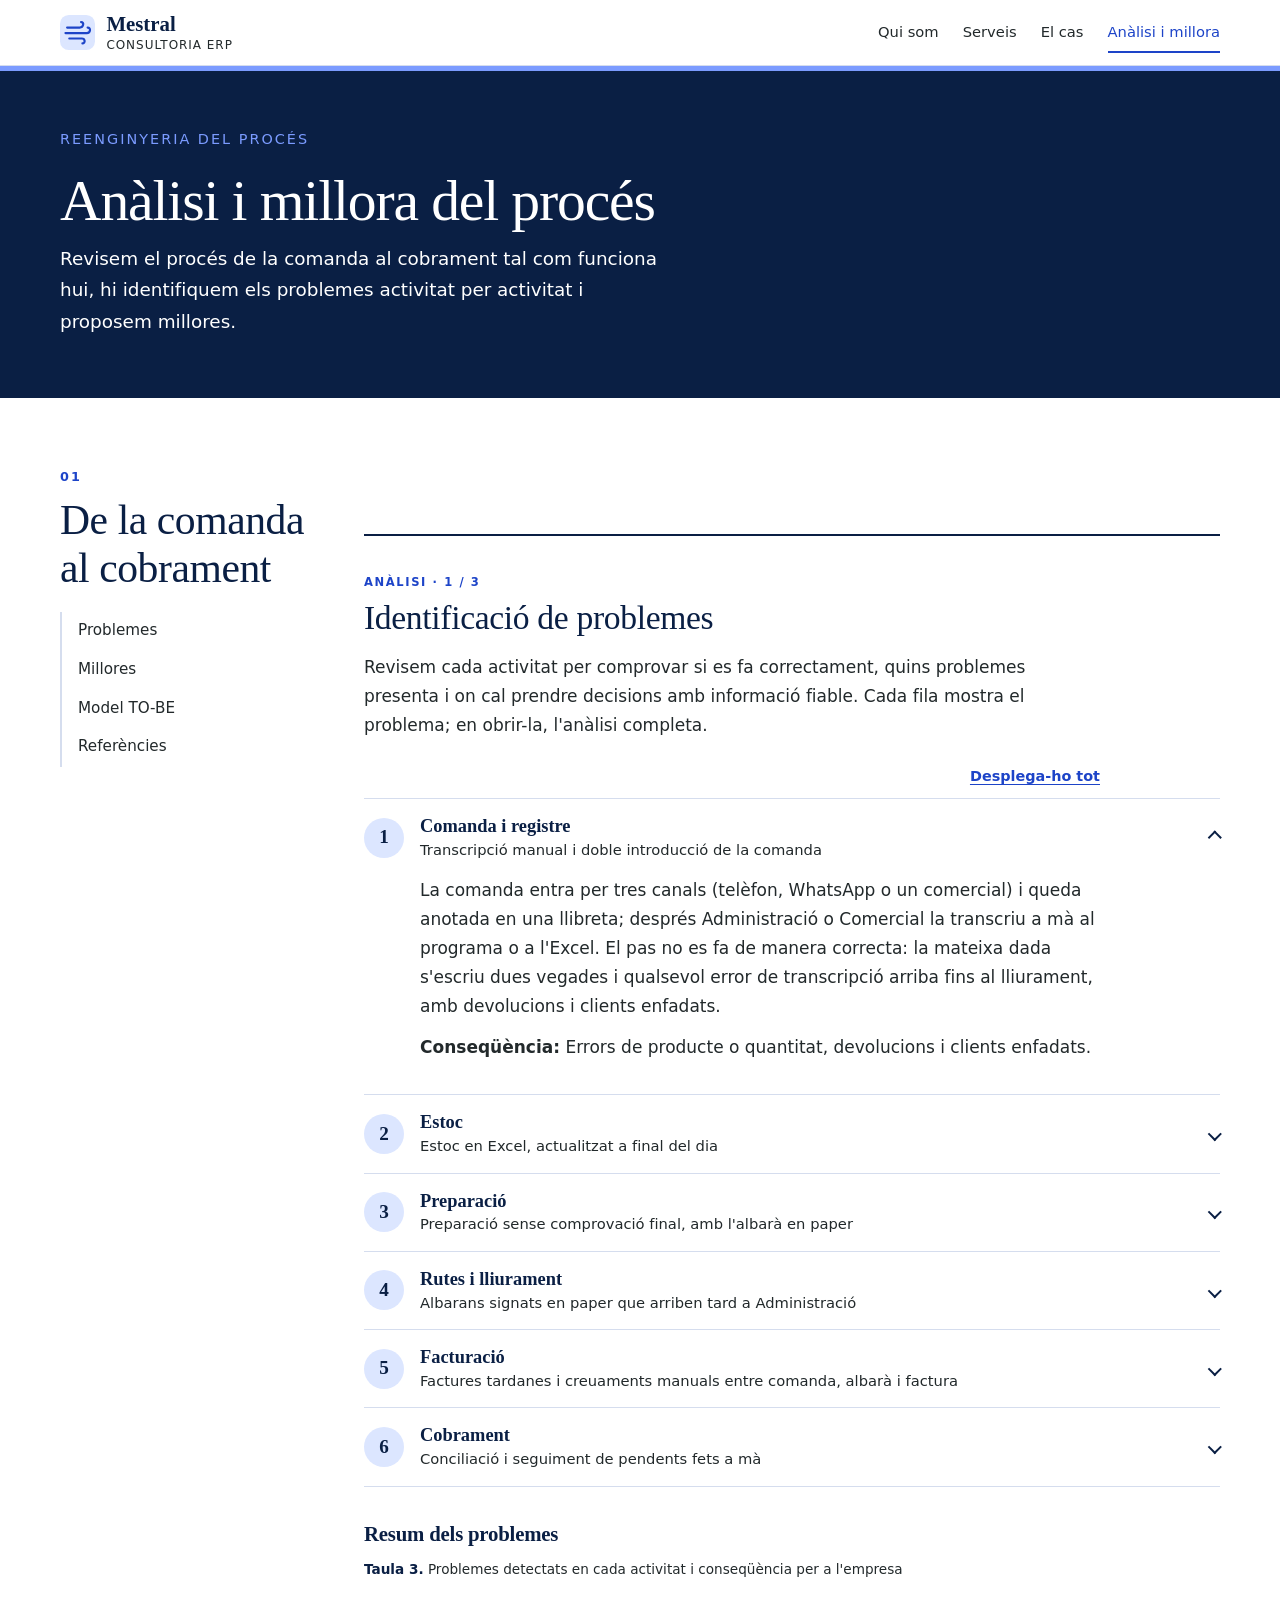
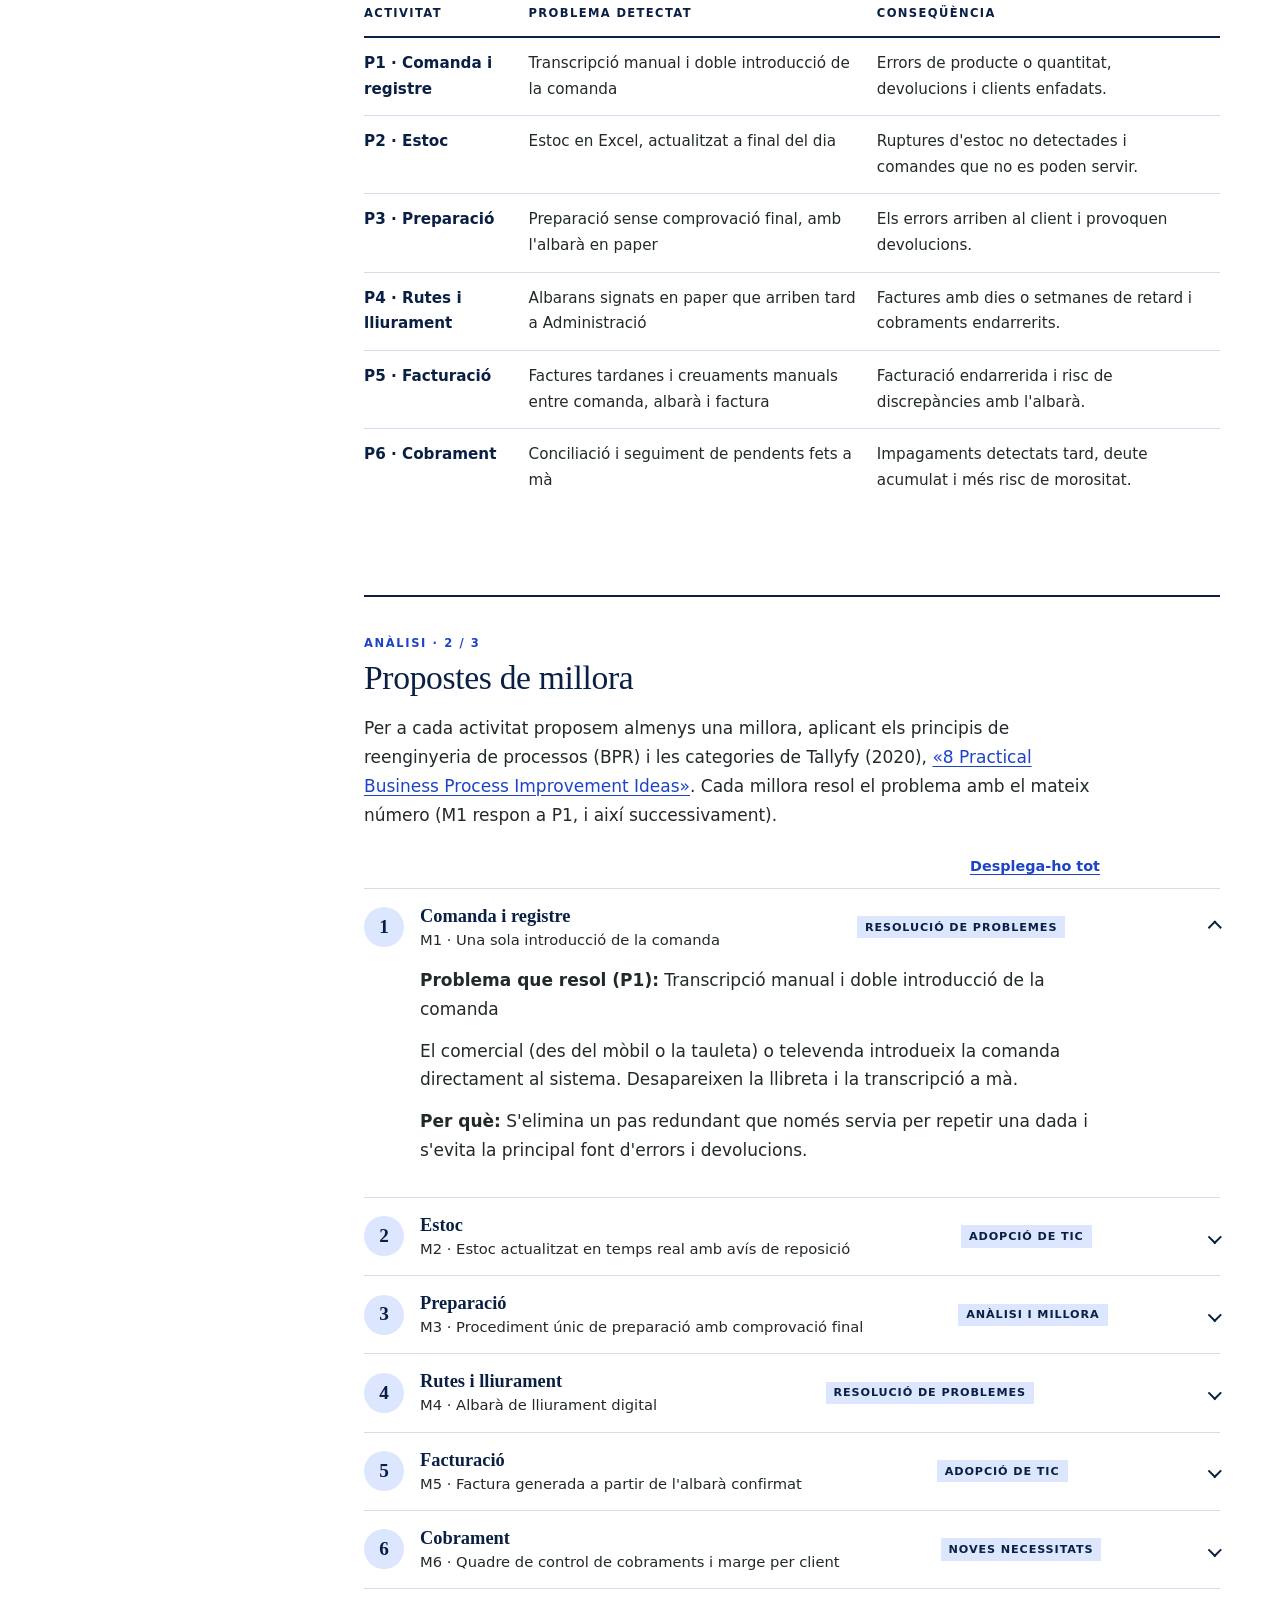
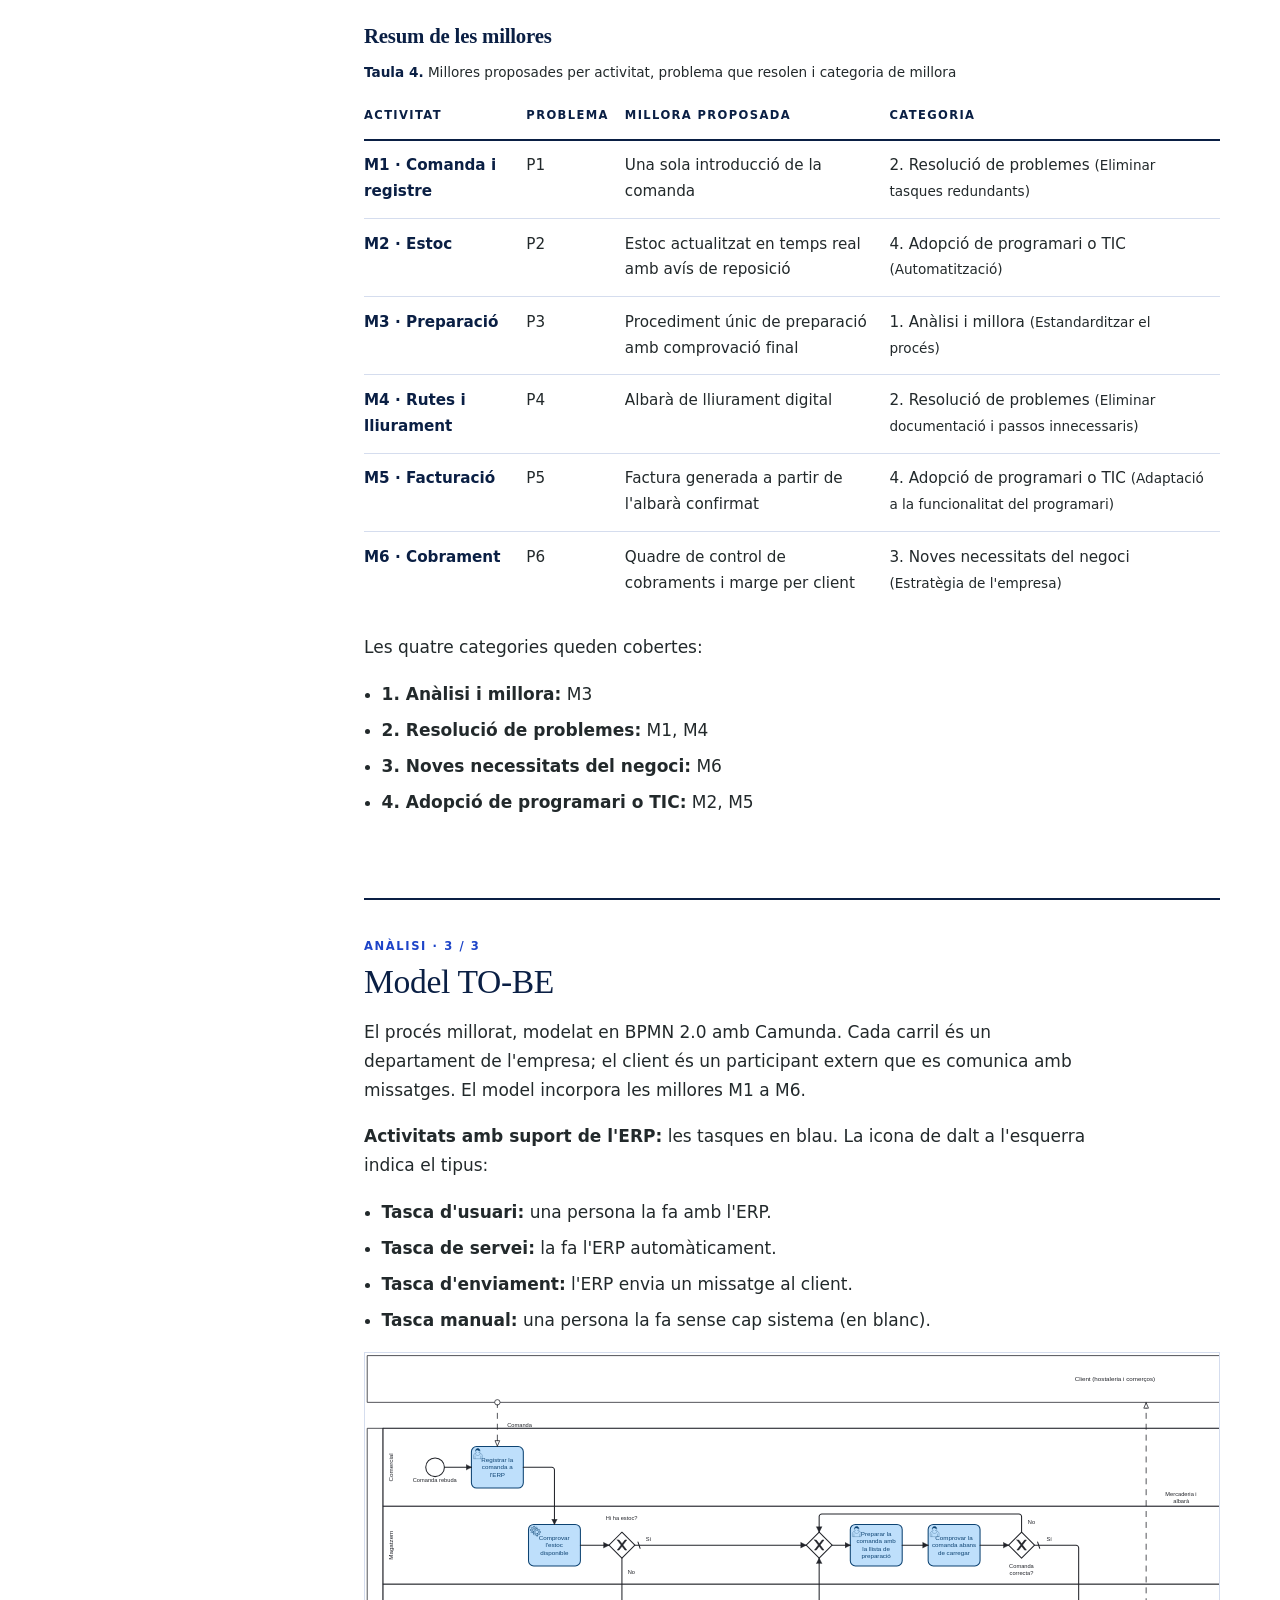
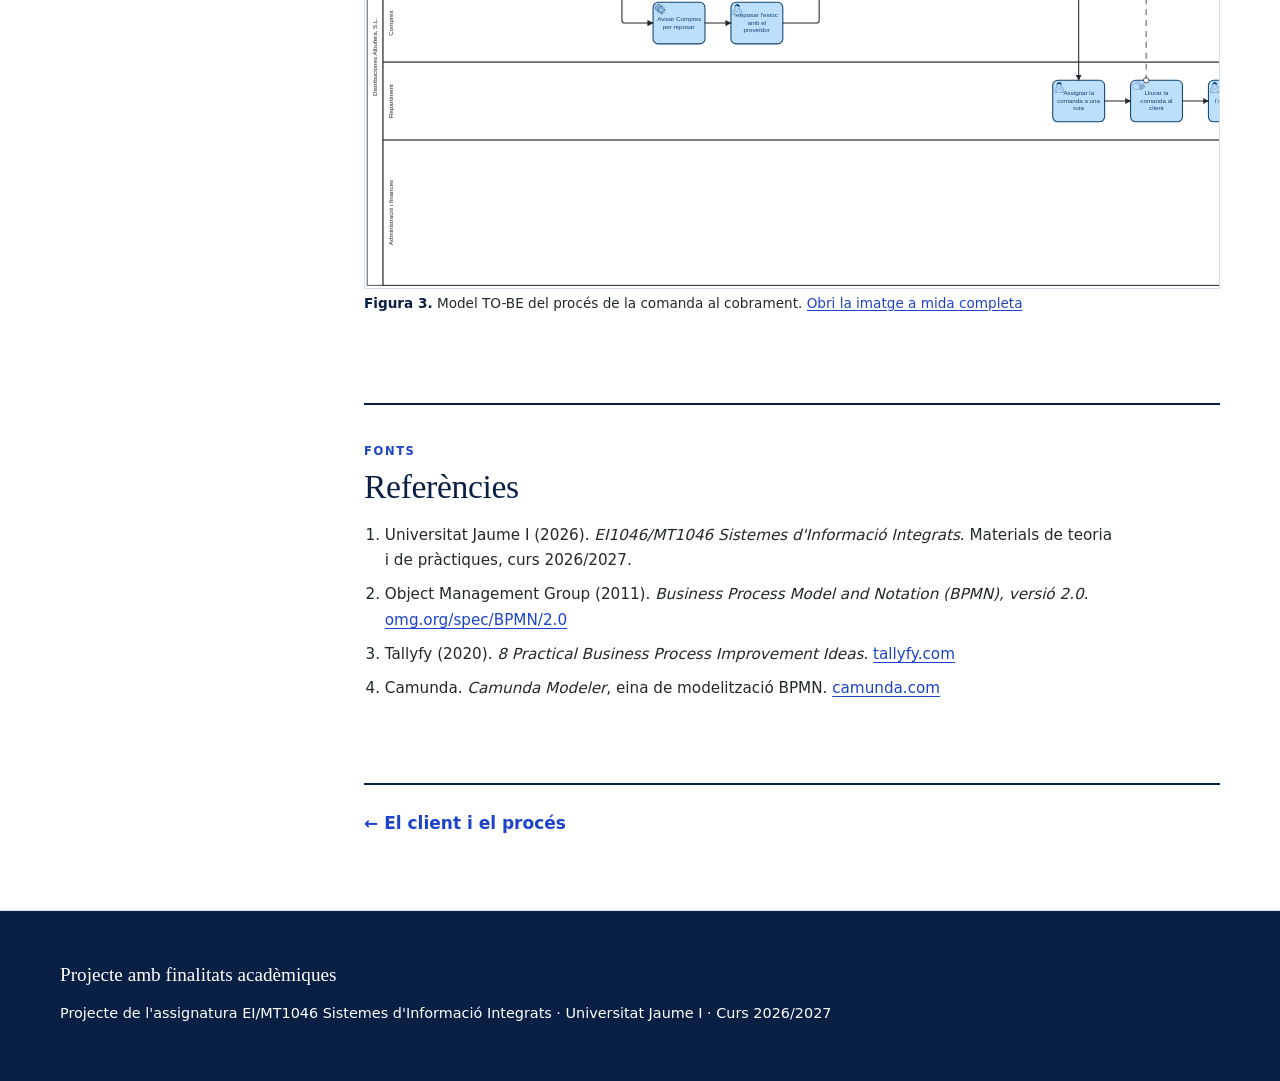
<file: v1/analisi.html>
<!DOCTYPE html>
<html lang="ca-valencia" data-pagina="Anàlisi i millora">
<head>
<meta charset="utf-8">
<meta name="viewport" content="width=device-width, initial-scale=1">
<meta http-equiv="Content-Security-Policy" content="default-src 'self'; script-src 'self'; style-src 'self' https://fonts.googleapis.com; font-src https://fonts.gstatic.com; img-src 'self'; connect-src 'none'; object-src 'none'; base-uri 'self'; form-action 'none'">
<meta name="referrer" content="strict-origin-when-cross-origin">
<title>Mestral · Consultoria ERP</title>
<meta name="description" content="Mestral, consultoria ERP: qui som, quins serveis oferim i el cas d'èxit de Distribuciones Albufera, S.L.">
<link rel="icon" href="img/favicon.svg" type="image/svg+xml">
<link rel="preconnect" href="https://fonts.googleapis.com">
<link rel="preconnect" href="https://fonts.gstatic.com" crossorigin>
<link href="https://fonts.googleapis.com/css2?family=DM+Sans:wght@300;400;500;700&amp;family=Source+Serif+4:wght@400;600&amp;display=swap" rel="stylesheet">
<link rel="stylesheet" href="css/style.css">
</head><body>
<a class="salta" href="#contingut">Salta al contingut</a>

<header class="capcalera">
  <div class="contenidor">
    <a class="marca" href="index.html">
      <img src="img/logo.svg" alt="" width="38" height="38">
      <span><span data-nom>Mestral</span><small data-subtitol>Consultoria ERP</small></span>
    </a>
    <nav aria-label="Menú principal">
      <ul class="menu">
        <li><a href="index.html#qui-som">Qui som</a></li>
        <li><a href="index.html#serveis">Serveis</a></li>
        <li><a href="cas.html">El cas</a></li>
        <li><a href="analisi.html" aria-current="page">Anàlisi i millora</a></li>
      </ul>
    </nav>
  </div>
</header>

<main id="contingut" tabindex="-1">

<div class="hero hero-pagina">
  <div class="contenidor">
    <h1>Anàlisi i millora del procés</h1>
    <p class="subtitol">Reenginyeria del procés</p>
    <p>Revisem el procés de la comanda al cobrament tal com funciona hui, hi identifiquem els problemes activitat per activitat i proposem millores.</p>
  </div>
</div>

<section id="pagina-analisi" aria-labelledby="t-analisi-pag">
  <div class="contenidor">
    <div class="lateral">
      <h2 id="t-analisi-pag">De la comanda al cobrament</h2>
      <nav class="subnav" aria-label="En aquesta pàgina">
        <ol>
          <li><a href="#problemes">Problemes</a></li>
          <li><a href="#millores">Millores</a></li>
          <li><a href="#to-be">Model TO-BE</a></li>
          <li><a href="#referencies">Referències</a></li>
        </ol>
      </nav>
    </div>

    <div class="part" id="problemes" role="group" aria-labelledby="t-problemes">
      <h3 id="t-problemes" data-pas="Anàlisi · 1 / 3">Identificació de problemes</h3>
      <p>Revisem cada activitat per comprovar si es fa correctament, quins problemes presenta i on cal prendre decisions amb informació fiable. Cada fila mostra el problema; en obrir-la, l'anàlisi completa.</p>
      <div class="acords" data-acords>
        <p class="eines-acord"><button type="button" class="btn-text" data-desplega>Desplega-ho tot</button></p>
        <details class="acord" open>
          <summary><span class="num" aria-hidden="true">1</span><span class="titol"><strong>Comanda i registre</strong><span class="avanc">Transcripció manual i doble introducció de la comanda</span></span></summary>
          <div class="acord-cos"><p>La comanda entra per tres canals (telèfon, WhatsApp o un comercial) i queda anotada en una llibreta; després Administració o Comercial la transcriu a mà al programa o a l'Excel. El pas no es fa de manera correcta: la mateixa dada s'escriu dues vegades i qualsevol error de transcripció arriba fins al lliurament, amb devolucions i clients enfadats.</p><p><strong>Conseqüència:</strong> Errors de producte o quantitat, devolucions i clients enfadats.</p></div>
        </details>
        <details class="acord">
          <summary><span class="num" aria-hidden="true">2</span><span class="titol"><strong>Estoc</strong><span class="avanc">Estoc en Excel, actualitzat a final del dia</span></span></summary>
          <div class="acord-cos"><p>Es comprova si hi ha gènere consultant un Excel que només s'actualitza a final del dia, de manera que la dada no és fiable durant la jornada. Ací hi ha una decisió clau (si hi ha estoc es prepara la comanda; si no, Compres repon) que es pren amb informació antiga.</p><p><strong>Conseqüència:</strong> Ruptures d'estoc no detectades i comandes que no es poden servir.</p></div>
        </details>
        <details class="acord">
          <summary><span class="num" aria-hidden="true">3</span><span class="titol"><strong>Preparació</strong><span class="avanc">Preparació sense comprovació final, amb l'albarà en paper</span></span></summary>
          <div class="acord-cos"><p>Magatzem arreplega els articles amb l'albarà en paper i agrupa la comanda per client i ruta. No hi ha cap comprovació final, de manera que els errors de les etapes anteriors apareixen ací o directament a casa del client.</p><p><strong>Conseqüència:</strong> Els errors arriben al client i provoquen devolucions.</p></div>
        </details>
        <details class="acord">
          <summary><span class="num" aria-hidden="true">4</span><span class="titol"><strong>Rutes i lliurament</strong><span class="avanc">Albarans signats en paper que arriben tard a Administració</span></span></summary>
          <div class="acord-cos"><p>Repartiment ix amb fulls de ruta i albarans en paper; el client signa l'albarà i les incidències s'anoten a mà. Els albarans signats arriben tard a l'oficina, la qual cosa retarda tota la facturació posterior. També és un punt de decisió: els clients petits paguen en el lliurament i la resta rep una factura mensual.</p><p><strong>Conseqüència:</strong> Factures amb dies o setmanes de retard i cobraments endarrerits.</p></div>
        </details>
        <details class="acord">
          <summary><span class="num" aria-hidden="true">5</span><span class="titol"><strong>Facturació</strong><span class="avanc">Factures tardanes i creuaments manuals entre comanda, albarà i factura</span></span></summary>
          <div class="acord-cos"><p>Administració rep els albarans signats, els revisa i factura amb un programa bàsic, sense connexió amb la comanda ni amb l'estoc. La majoria de clients rep una factura mensual que agrupa els albarans del mes; cal reunir-los tots abans de facturar i creuar-los a mà amb la comanda.</p><p><strong>Conseqüència:</strong> Facturació endarrerida i risc de discrepàncies amb l'albarà.</p></div>
        </details>
        <details class="acord">
          <summary><span class="num" aria-hidden="true">6</span><span class="titol"><strong>Cobrament</strong><span class="avanc">Conciliació i seguiment de pendents fets a mà</span></span></summary>
          <div class="acord-cos"><p>La majoria de clients paga a crèdit (per exemple, a 30 dies) per rebut domiciliat o transferència. Administració registra cada cobrament, el concilia a mà amb les factures i revisa a mà què queda pendent. Els impagaments es detecten tard, i la direcció depèn de dues persones d'Administració, les úniques que entenen els Excels, per saber el marge o la morositat.</p><p><strong>Conseqüència:</strong> Impagaments detectats tard, deute acumulat i més risc de morositat.</p></div>
        </details>
        </div>
      <h4>Resum dels problemes</h4>
      <div class="taula">
        <table>
          <caption><strong>Taula 3.</strong> Problemes detectats en cada activitat i conseqüència per a l'empresa</caption>
          <thead><tr><th scope="col">Activitat</th><th scope="col">Problema detectat</th><th scope="col">Conseqüència</th></tr></thead>
          <tbody>
          <tr><th scope="row">P1 · Comanda i registre</th><td data-label="Problema detectat">Transcripció manual i doble introducció de la comanda</td><td data-label="Conseqüència">Errors de producte o quantitat, devolucions i clients enfadats.</td></tr>
          <tr><th scope="row">P2 · Estoc</th><td data-label="Problema detectat">Estoc en Excel, actualitzat a final del dia</td><td data-label="Conseqüència">Ruptures d'estoc no detectades i comandes que no es poden servir.</td></tr>
          <tr><th scope="row">P3 · Preparació</th><td data-label="Problema detectat">Preparació sense comprovació final, amb l'albarà en paper</td><td data-label="Conseqüència">Els errors arriben al client i provoquen devolucions.</td></tr>
          <tr><th scope="row">P4 · Rutes i lliurament</th><td data-label="Problema detectat">Albarans signats en paper que arriben tard a Administració</td><td data-label="Conseqüència">Factures amb dies o setmanes de retard i cobraments endarrerits.</td></tr>
          <tr><th scope="row">P5 · Facturació</th><td data-label="Problema detectat">Factures tardanes i creuaments manuals entre comanda, albarà i factura</td><td data-label="Conseqüència">Facturació endarrerida i risc de discrepàncies amb l'albarà.</td></tr>
          <tr><th scope="row">P6 · Cobrament</th><td data-label="Problema detectat">Conciliació i seguiment de pendents fets a mà</td><td data-label="Conseqüència">Impagaments detectats tard, deute acumulat i més risc de morositat.</td></tr>
          </tbody>
        </table>
      </div>
    </div>

    <div class="part" id="millores" role="group" aria-labelledby="t-millores">
      <h3 id="t-millores" data-pas="Anàlisi · 2 / 3">Propostes de millora</h3>
      <p>Per a cada activitat proposem almenys una millora, aplicant els principis de reenginyeria de processos (BPR) i les categories de Tallyfy (2020), <a href="https://tallyfy.com/business-process-improvement-ideas/" target="_blank" rel="noopener noreferrer">«8 Practical Business Process Improvement Ideas»</a>. Cada millora resol el problema amb el mateix número (M1 respon a P1, i així successivament).</p>
      <div class="acords" data-acords>
        <p class="eines-acord"><button type="button" class="btn-text" data-desplega>Desplega-ho tot</button></p>
        <details class="acord" open>
          <summary><span class="num" aria-hidden="true">1</span><span class="titol"><strong>Comanda i registre</strong><span class="avanc">M1 · Una sola introducció de la comanda</span></span><span class="cat">Resolució de problemes</span></summary>
          <div class="acord-cos"><p><strong>Problema que resol (P1):</strong> Transcripció manual i doble introducció de la comanda</p><p>El comercial (des del mòbil o la tauleta) o televenda introdueix la comanda directament al sistema. Desapareixen la llibreta i la transcripció a mà.</p><p><strong>Per què:</strong> S'elimina un pas redundant que només servia per repetir una dada i s'evita la principal font d'errors i devolucions.</p></div>
        </details>
        <details class="acord">
          <summary><span class="num" aria-hidden="true">2</span><span class="titol"><strong>Estoc</strong><span class="avanc">M2 · Estoc actualitzat en temps real amb avís de reposició</span></span><span class="cat">Adopció de TIC</span></summary>
          <div class="acord-cos"><p><strong>Problema que resol (P2):</strong> Estoc en Excel, actualitzat a final del dia</p><p>Cada moviment (entrada de gènere, preparació, devolució) actualitza l'estoc automàticament, i el sistema avisa Compres quan un article baixa del mínim.</p><p><strong>Per què:</strong> La decisió «hi ha estoc?» es pren amb informació actual, es redueixen les ruptures i Compres repon abans que falte el producte.</p></div>
        </details>
        <details class="acord">
          <summary><span class="num" aria-hidden="true">3</span><span class="titol"><strong>Preparació</strong><span class="avanc">M3 · Procediment únic de preparació amb comprovació final</span></span><span class="cat">Anàlisi i millora</span></summary>
          <div class="acord-cos"><p><strong>Problema que resol (P3):</strong> Preparació sense comprovació final, amb l'albarà en paper</p><p>Tot el personal de magatzem treballa amb una mateixa llista de preparació, ordenada per ruta i ubicació, i la comanda es comprova abans de carregar-la.</p><p><strong>Per què:</strong> Estandarditzar la manera de preparar evita que cada persona ho faça diferent i detecta els errors al magatzem, abans que arriben al client.</p></div>
        </details>
        <details class="acord">
          <summary><span class="num" aria-hidden="true">4</span><span class="titol"><strong>Rutes i lliurament</strong><span class="avanc">M4 · Albarà de lliurament digital</span></span><span class="cat">Resolució de problemes</span></summary>
          <div class="acord-cos"><p><strong>Problema que resol (P4):</strong> Albarans signats en paper que arriben tard a Administració</p><p>El client signa en un dispositiu mòbil del conductor i l'albarà arriba al sistema en el mateix moment. Ja no cal dur els albarans en paper a l'oficina.</p><p><strong>Per què:</strong> Elimina el coll d'ampolla de l'albarà que arriba tard i permet facturar i cobrar sense esperar el paper.</p></div>
        </details>
        <details class="acord">
          <summary><span class="num" aria-hidden="true">5</span><span class="titol"><strong>Facturació</strong><span class="avanc">M5 · Factura generada a partir de l'albarà confirmat</span></span><span class="cat">Adopció de TIC</span></summary>
          <div class="acord-cos"><p><strong>Problema que resol (P5):</strong> Factures tardanes i creuaments manuals entre comanda, albarà i factura</p><p>La factura (també la mensual, que agrupa els albarans del mes) es genera al mateix sistema a partir de l'albarà confirmat, vinculada a la comanda i a l'estoc.</p><p><strong>Per què:</strong> Aprofita la facturació estàndard d'un ERP: no cal reunir els albarans ni creuar-los a mà, i la factura és coherent amb la comanda.</p></div>
        </details>
        <details class="acord">
          <summary><span class="num" aria-hidden="true">6</span><span class="titol"><strong>Cobrament</strong><span class="avanc">M6 · Quadre de control de cobraments i marge per client</span></span><span class="cat">Noves necessitats</span></summary>
          <div class="acord-cos"><p><strong>Problema que resol (P6):</strong> Conciliació i seguiment de pendents fets a mà</p><p>La direcció consulta saldos pendents, avisos d'impagament i marge per client i producte sense demanar-los a Administració.</p><p><strong>Per què:</strong> Respon a l'estratègia (fidelitzar, créixer sense ampliar la plantilla, menys paper i menys Excel) i a les preocupacions de la direcció: detectar abans els impagaments i conéixer el marge.</p></div>
        </details>
        </div>
      <h4>Resum de les millores</h4>
      <div class="taula">
        <table>
          <caption><strong>Taula 4.</strong> Millores proposades per activitat, problema que resolen i categoria de millora</caption>
          <thead><tr><th scope="col">Activitat</th><th scope="col">Problema</th><th scope="col">Millora proposada</th><th scope="col">Categoria</th></tr></thead>
          <tbody>
          <tr><th scope="row">M1 · Comanda i registre</th><td data-label="Problema">P1</td><td data-label="Millora proposada">Una sola introducció de la comanda</td><td data-label="Categoria">2. Resolució de problemes <span class="nota">(Eliminar tasques redundants)</span></td></tr>
          <tr><th scope="row">M2 · Estoc</th><td data-label="Problema">P2</td><td data-label="Millora proposada">Estoc actualitzat en temps real amb avís de reposició</td><td data-label="Categoria">4. Adopció de programari o TIC <span class="nota">(Automatització)</span></td></tr>
          <tr><th scope="row">M3 · Preparació</th><td data-label="Problema">P3</td><td data-label="Millora proposada">Procediment únic de preparació amb comprovació final</td><td data-label="Categoria">1. Anàlisi i millora <span class="nota">(Estandarditzar el procés)</span></td></tr>
          <tr><th scope="row">M4 · Rutes i lliurament</th><td data-label="Problema">P4</td><td data-label="Millora proposada">Albarà de lliurament digital</td><td data-label="Categoria">2. Resolució de problemes <span class="nota">(Eliminar documentació i passos innecessaris)</span></td></tr>
          <tr><th scope="row">M5 · Facturació</th><td data-label="Problema">P5</td><td data-label="Millora proposada">Factura generada a partir de l'albarà confirmat</td><td data-label="Categoria">4. Adopció de programari o TIC <span class="nota">(Adaptació a la funcionalitat del programari)</span></td></tr>
          <tr><th scope="row">M6 · Cobrament</th><td data-label="Problema">P6</td><td data-label="Millora proposada">Quadre de control de cobraments i marge per client</td><td data-label="Categoria">3. Noves necessitats del negoci <span class="nota">(Estratègia de l'empresa)</span></td></tr>
          </tbody>
        </table>
      </div>
      <p>Les quatre categories queden cobertes:</p>
      <ul class="llista"><li><strong>1. Anàlisi i millora:</strong> M3</li><li><strong>2. Resolució de problemes:</strong> M1, M4</li><li><strong>3. Noves necessitats del negoci:</strong> M6</li><li><strong>4. Adopció de programari o TIC:</strong> M2, M5</li></ul>
    </div>

    <div class="part" id="to-be" role="group" aria-labelledby="t-to-be">
      <h3 id="t-to-be" data-pas="Anàlisi · 3 / 3">Model TO-BE</h3>
      <p>El procés millorat, modelat en BPMN 2.0 amb Camunda. Cada carril és un departament de l'empresa; el client és un participant extern que es comunica amb missatges. El model incorpora les millores M1 a M6.</p>
      <p><strong>Activitats amb suport de l'ERP:</strong> les tasques en blau. La icona de dalt a l'esquerra indica el tipus:</p>
      <ul class="llista">
        <li><strong>Tasca d'usuari:</strong> una persona la fa amb l'ERP.</li>
        <li><strong>Tasca de servei:</strong> la fa l'ERP automàticament.</li>
        <li><strong>Tasca d'enviament:</strong> l'ERP envia un missatge al client.</li>
        <li><strong>Tasca manual:</strong> una persona la fa sense cap sistema (en blanc).</li>
      </ul>
      <figure class="figura">
        <div class="diagrama" tabindex="0" role="group" aria-label="Model TO-BE (es pot desplaçar horitzontalment)">
          <img class="bpmn" src="img/to-be.svg" alt="Model TO-BE en BPMN 2.0 del procés de la comanda al cobrament, amb el participant Client i els carrils Comercial, Magatzem, Compres, Repartiment i Administració i finances" width="2890" height="1030">
        </div>
        <figcaption><strong>Figura 3.</strong> Model TO-BE del procés de la comanda al cobrament. <a href="img/to-be.svg" target="_blank" rel="noopener">Obri la imatge a mida completa</a></figcaption>
      </figure>
    </div>

    <div class="part" id="referencies" role="group" aria-labelledby="t-referencies">
      <h3 id="t-referencies" data-pas="Fonts">Referències</h3>
      <ol class="refs">
        <li>Universitat Jaume I (2026). <em>EI1046/MT1046 Sistemes d'Informació Integrats</em>. Materials de teoria i de pràctiques, curs 2026/2027.</li>
        <li>Object Management Group (2011). <em>Business Process Model and Notation (BPMN), versió 2.0</em>. <a href="https://www.omg.org/spec/BPMN/2.0/" target="_blank" rel="noopener noreferrer">omg.org/spec/BPMN/2.0</a></li>
        <li>Tallyfy (2020). <em>8 Practical Business Process Improvement Ideas</em>. <a href="https://tallyfy.com/business-process-improvement-ideas/" target="_blank" rel="noopener noreferrer">tallyfy.com</a></li>
        <li>Camunda. <em>Camunda Modeler</em>, eina de modelització BPMN. <a href="https://camunda.com/platform/modeler/" target="_blank" rel="noopener noreferrer">camunda.com</a></li>
      </ol>
    </div>

  <nav class="pager" aria-label="Navegació entre pàgines">
    <a href="cas.html" rel="prev">← El client i el procés</a>
    <span></span>
  </nav>
  </div>
</section>

</main>

<footer class="peu">
  <div class="contenidor">
    <p class="avis">Projecte amb finalitats acadèmiques</p>
    <p><small>Projecte de l'assignatura EI/MT1046 Sistemes d'Informació Integrats · Universitat Jaume I · Curs 2026/2027</small></p>
  </div>
</footer>

<script src="js/main.js"></script>
</body>
</html>
</file>
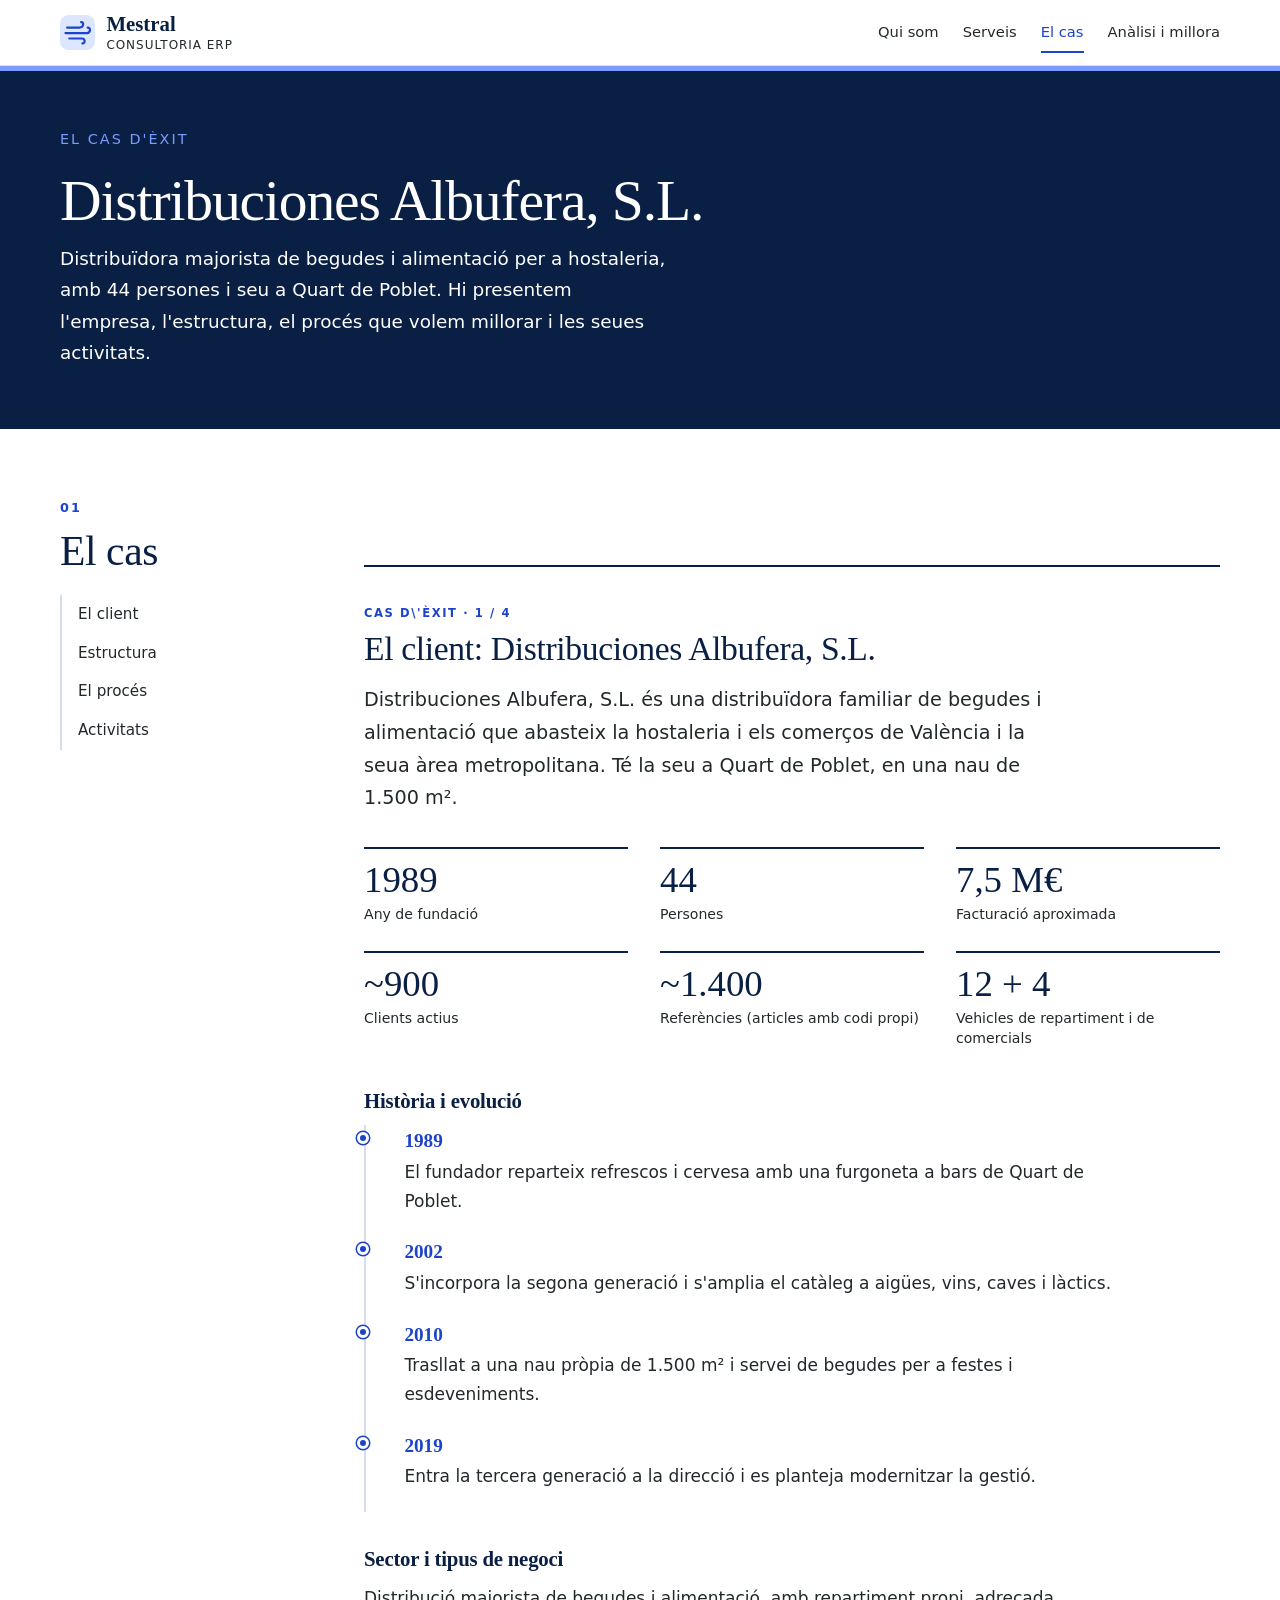
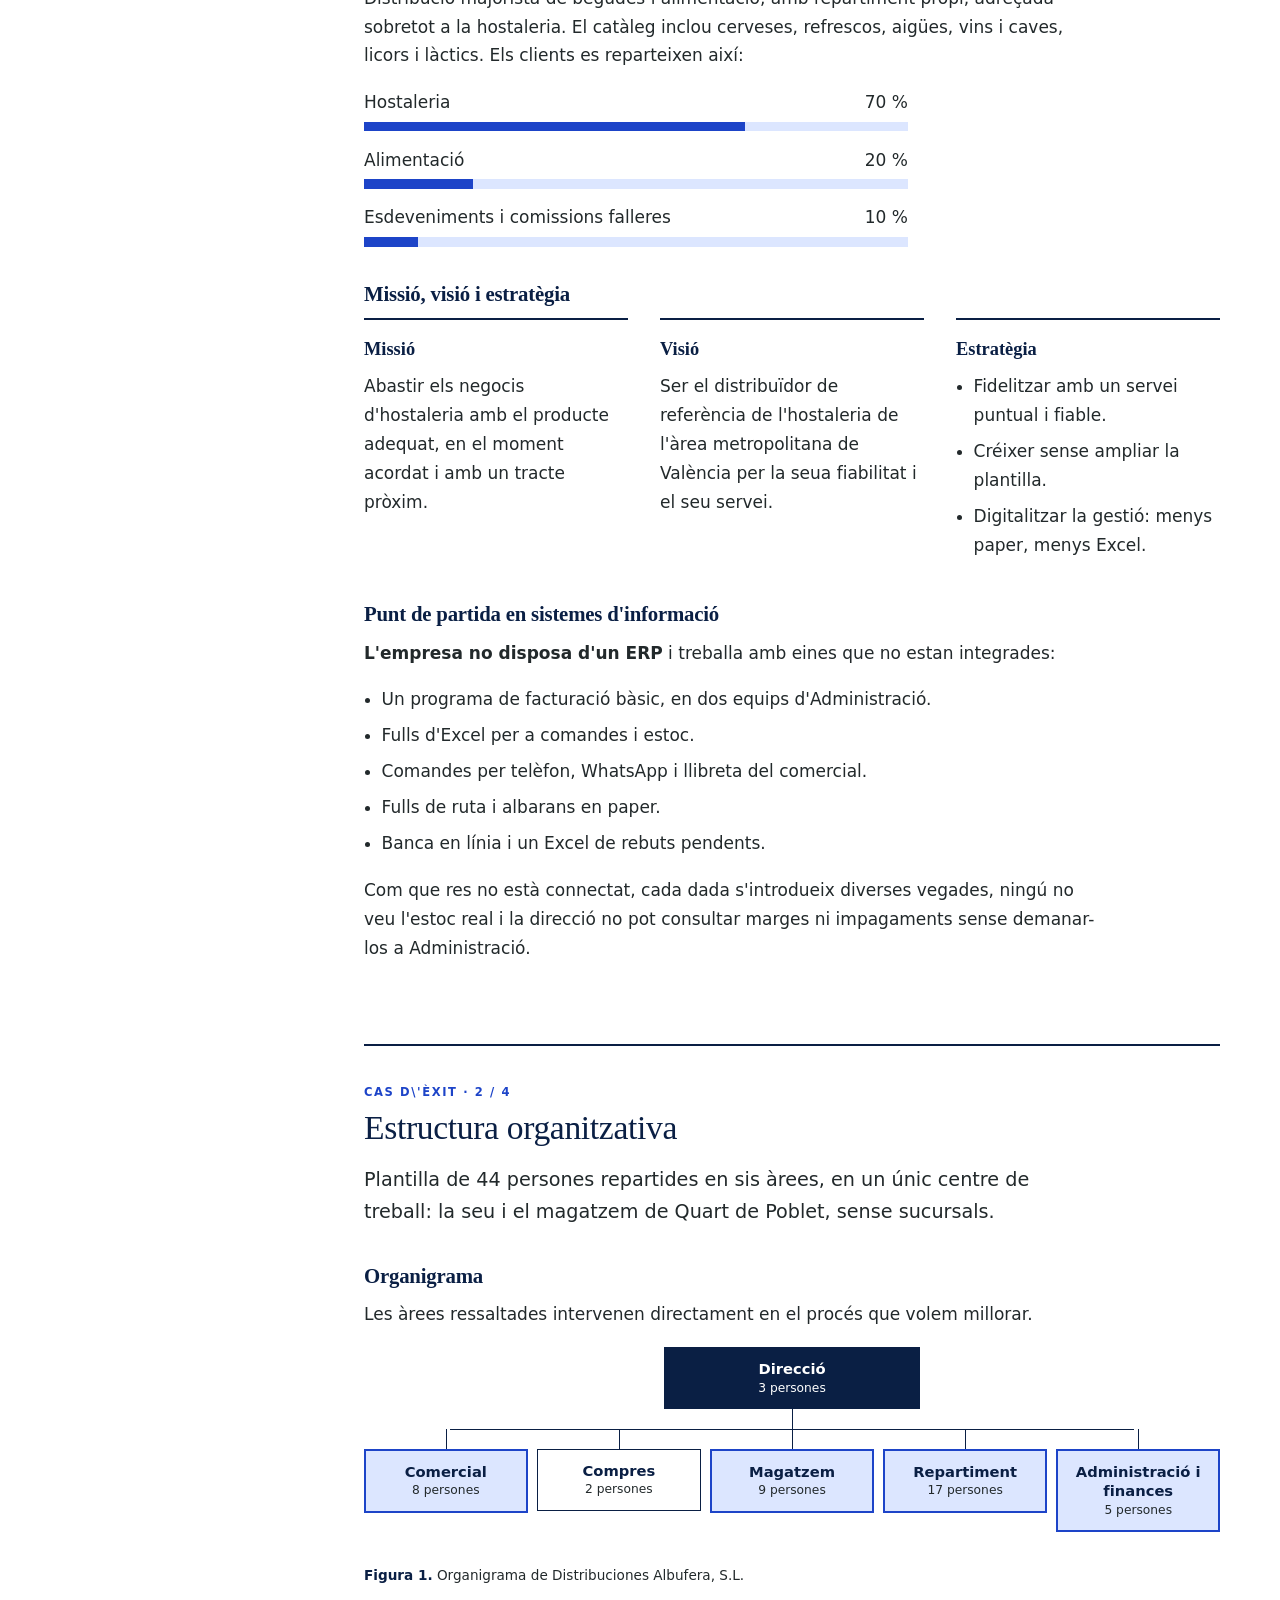
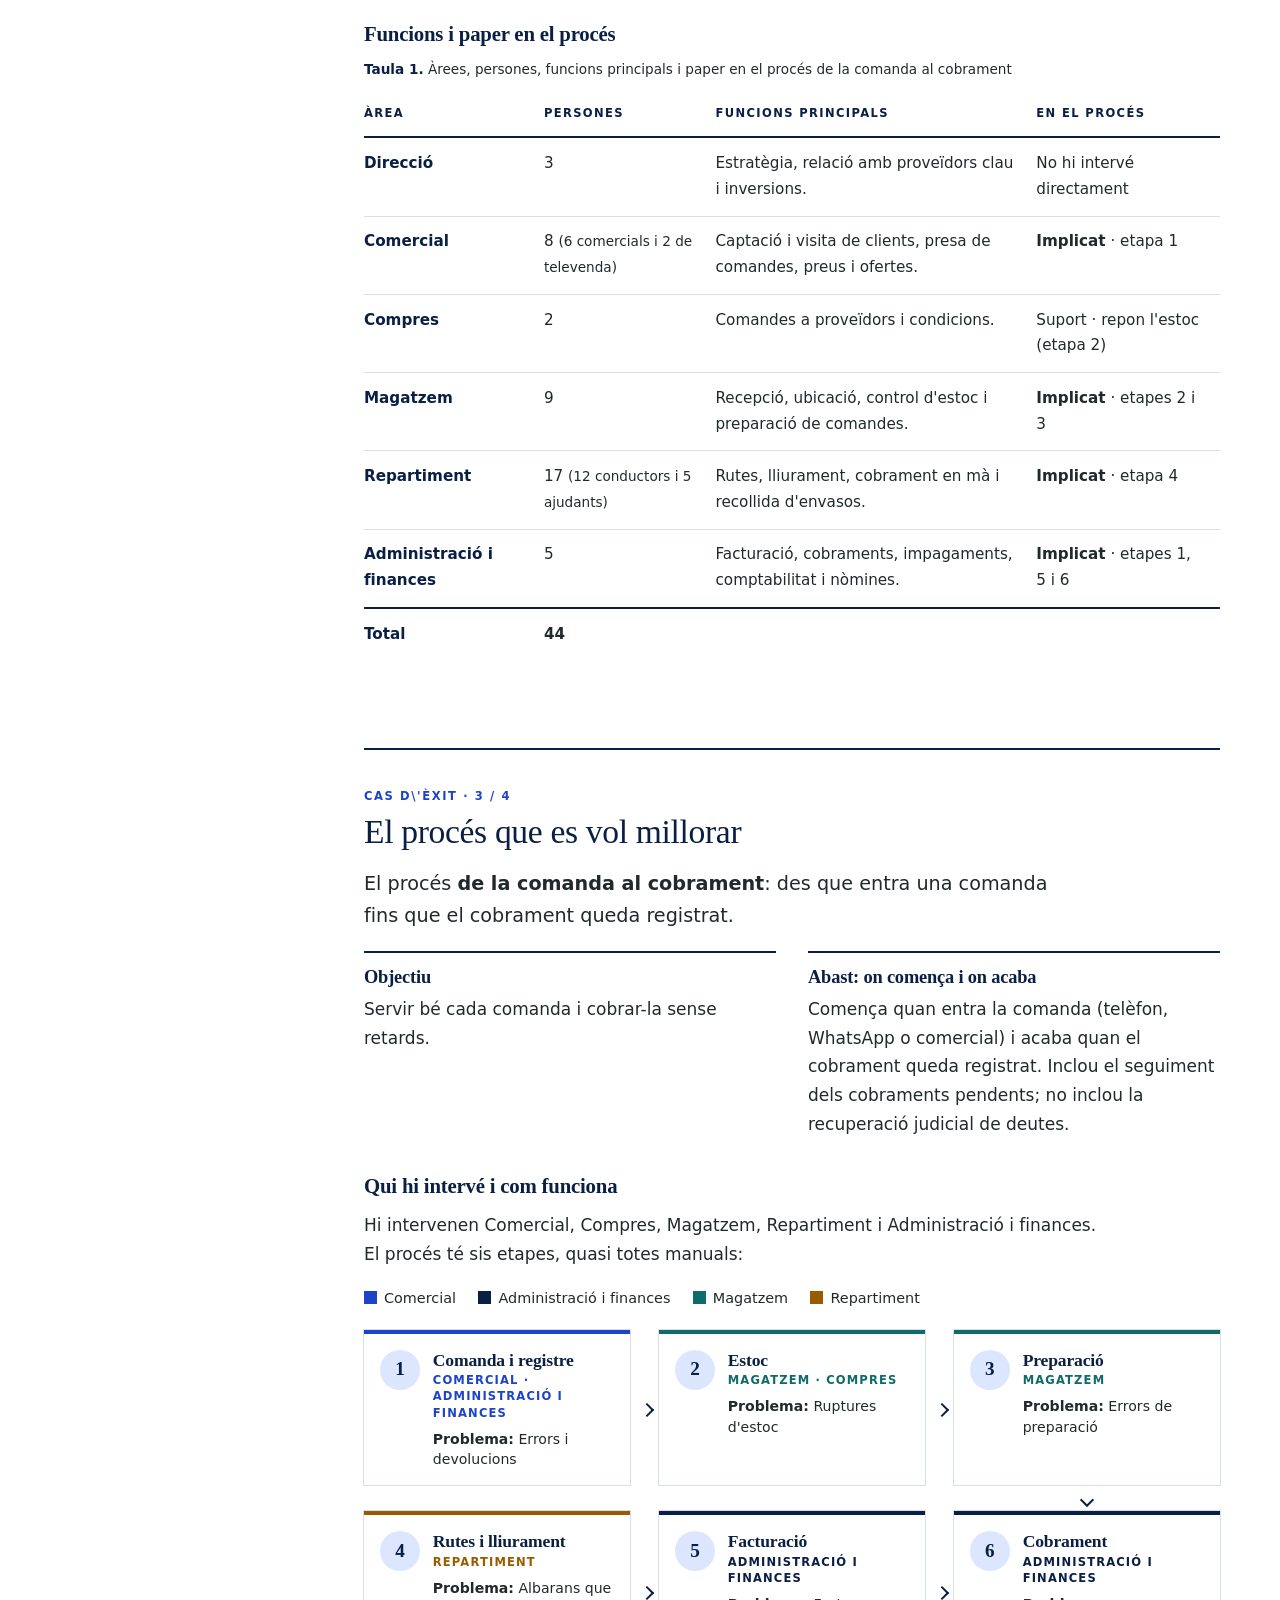
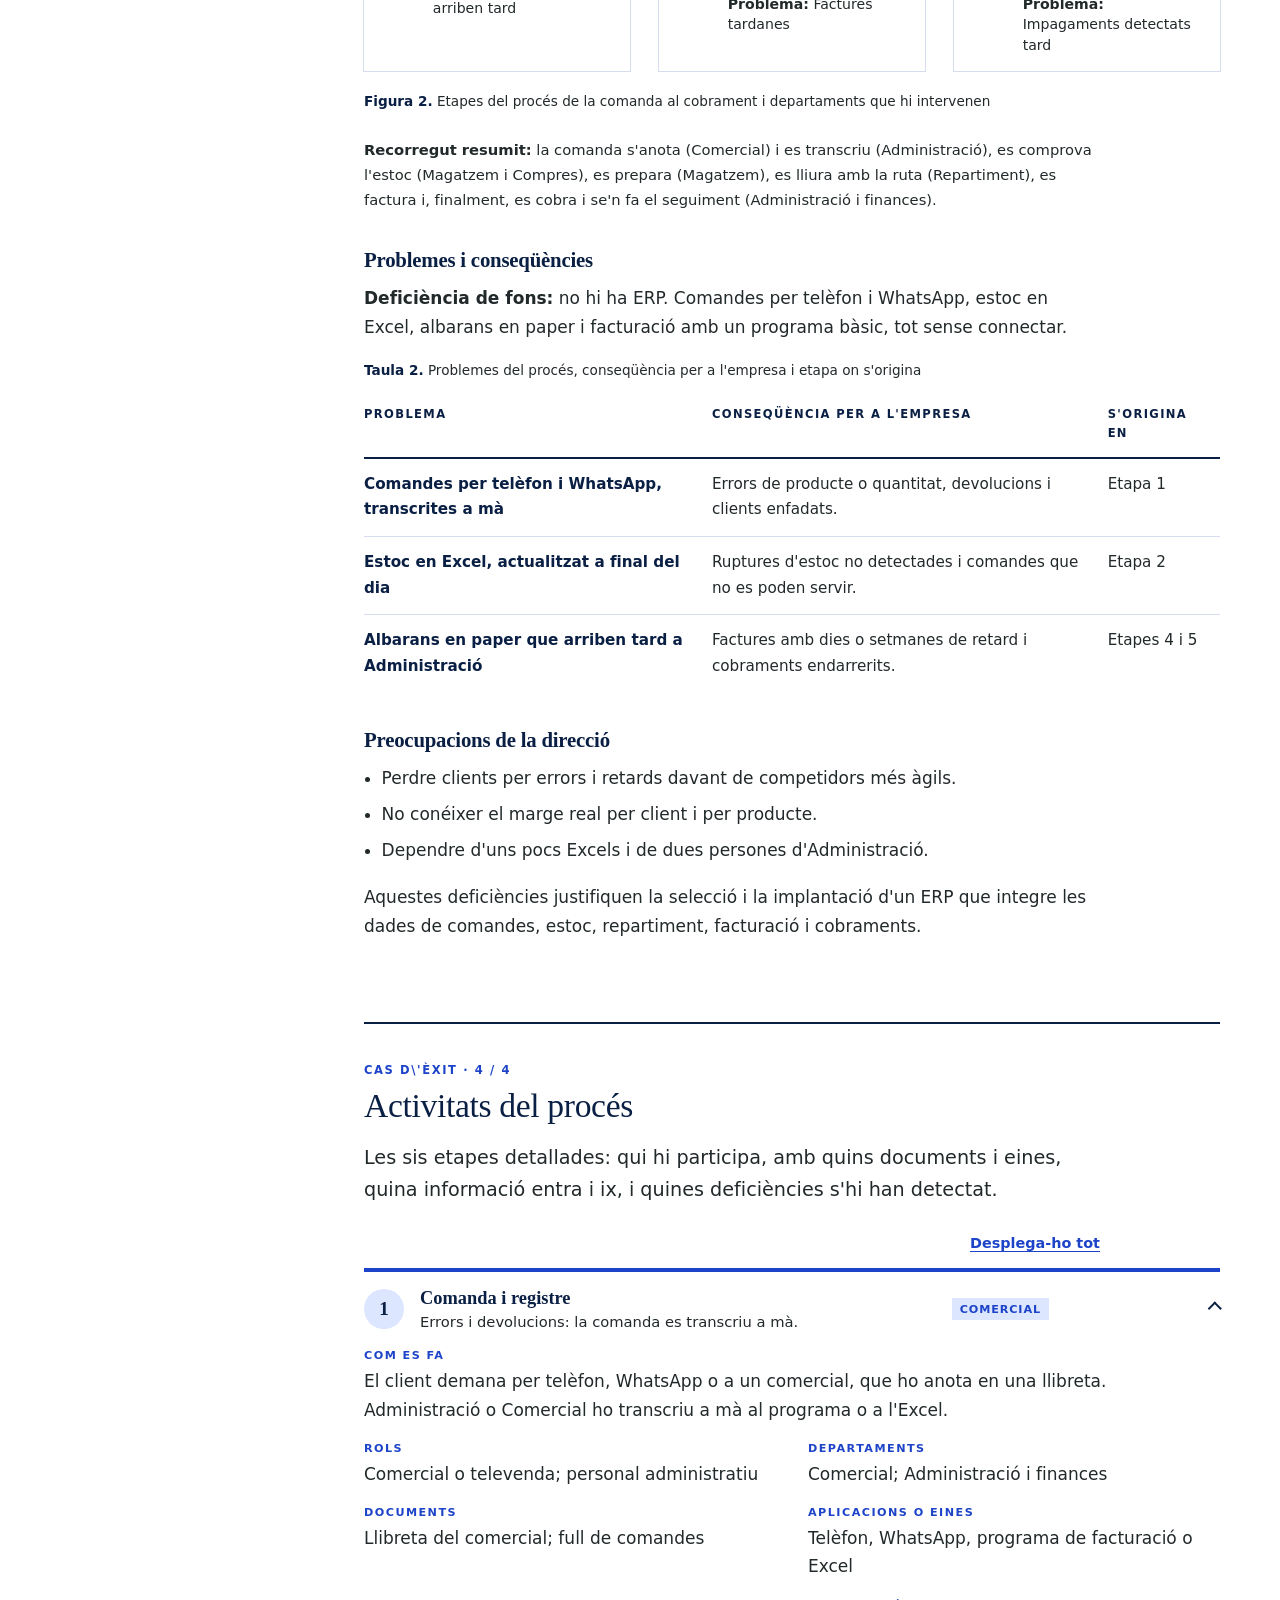
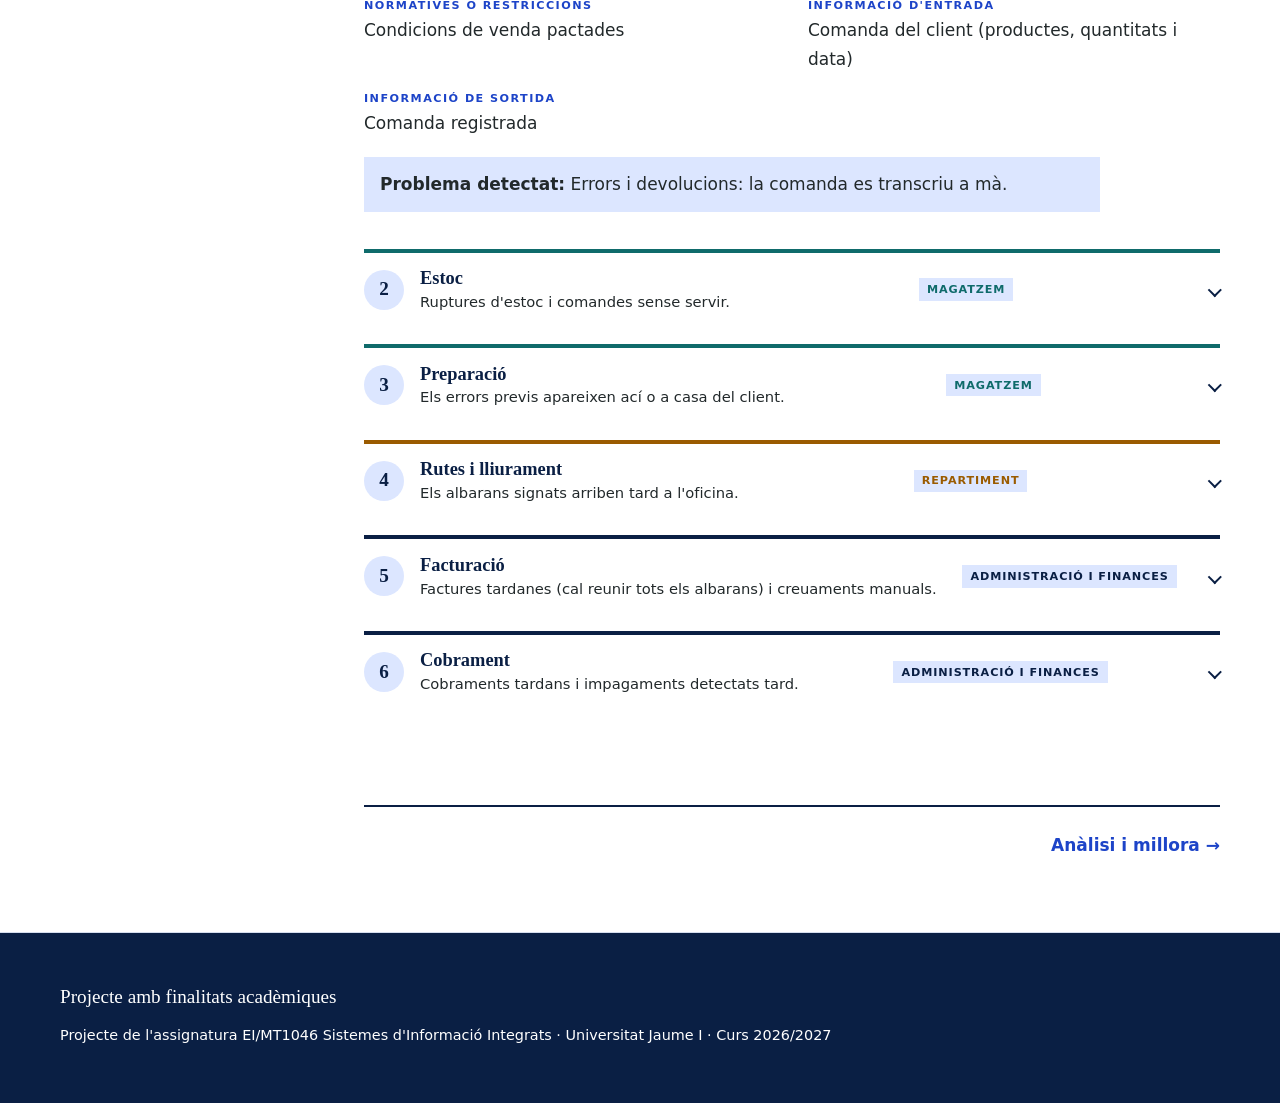
<file: v1/cas.html>
<!DOCTYPE html>
<html lang="ca-valencia" data-pagina="El cas d'èxit">
<head>
<meta charset="utf-8">
<meta name="viewport" content="width=device-width, initial-scale=1">
<meta http-equiv="Content-Security-Policy" content="default-src 'self'; script-src 'self'; style-src 'self' https://fonts.googleapis.com; font-src https://fonts.gstatic.com; img-src 'self'; connect-src 'none'; object-src 'none'; base-uri 'self'; form-action 'none'">
<meta name="referrer" content="strict-origin-when-cross-origin">
<title>Mestral · Consultoria ERP</title>
<meta name="description" content="Mestral, consultoria ERP: qui som, quins serveis oferim i el cas d'èxit de Distribuciones Albufera, S.L.">
<link rel="icon" href="img/favicon.svg" type="image/svg+xml">
<link rel="preconnect" href="https://fonts.googleapis.com">
<link rel="preconnect" href="https://fonts.gstatic.com" crossorigin>
<link href="https://fonts.googleapis.com/css2?family=DM+Sans:wght@300;400;500;700&amp;family=Source+Serif+4:wght@400;600&amp;display=swap" rel="stylesheet">
<link rel="stylesheet" href="css/style.css">
</head><body>
<a class="salta" href="#contingut">Salta al contingut</a>

<header class="capcalera">
  <div class="contenidor">
    <a class="marca" href="index.html">
      <img src="img/logo.svg" alt="" width="38" height="38">
      <span><span data-nom>Mestral</span><small data-subtitol>Consultoria ERP</small></span>
    </a>
    <nav aria-label="Menú principal">
      <ul class="menu">
        <li><a href="index.html#qui-som">Qui som</a></li>
        <li><a href="index.html#serveis">Serveis</a></li>
        <li><a href="cas.html" aria-current="page">El cas</a></li>
        <li><a href="analisi.html">Anàlisi i millora</a></li>
      </ul>
    </nav>
  </div>
</header>

<main id="contingut" tabindex="-1">

<div class="hero hero-pagina">
  <div class="contenidor">
    <h1>Distribuciones Albufera, S.L.</h1>
    <p class="subtitol">El cas d'èxit</p>
    <p>Distribuïdora majorista de begudes i alimentació per a hostaleria, amb 44 persones i seu a Quart de Poblet. Hi presentem l'empresa, l'estructura, el procés que volem millorar i les seues activitats.</p>
  </div>
</div>

<section id="cas" aria-labelledby="t-cas">
  <div class="contenidor">
    <div class="lateral">
      <h2 id="t-cas">El cas</h2>
      <nav class="subnav" aria-label="En aquesta pàgina">
        <ol>
          <li><a href="#empresa">El client</a></li>
          <li><a href="#estructura">Estructura</a></li>
          <li><a href="#proces">El procés</a></li>
          <li><a href="#activitats">Activitats</a></li>
        </ol>
      </nav>
    </div>

    <div class="part" id="empresa" role="group" aria-labelledby="t-empresa">
      <h3 id="t-empresa" data-pas="Cas d\'èxit · 1 / 4">El client: Distribuciones Albufera, S.L.</h3>
    <p class="lead">Distribuciones Albufera, S.L. és una distribuïdora familiar de begudes i alimentació que abasteix la hostaleria i els comerços de València i la seua àrea metropolitana. Té la seu a Quart de Poblet, en una nau de 1.500 m².</p>

    <ul class="xifres" aria-label="Dades clau de l'empresa">
      <li><strong>1989</strong><span>Any de fundació</span></li>
      <li><strong>44</strong><span>Persones</span></li>
      <li><strong>7,5 M€</strong><span>Facturació aproximada</span></li>
      <li><strong>~900</strong><span>Clients actius</span></li>
      <li><strong>~1.400</strong><span>Referències (articles amb codi propi)</span></li>
      <li><strong>12 + 4</strong><span>Vehicles de repartiment i de comercials</span></li>
    </ul>

    <h4>Història i evolució</h4>
    <ol class="cronologia">
      <li><span class="any">1989</span>El fundador reparteix refrescos i cervesa amb una furgoneta a bars de Quart de Poblet.</li>
      <li><span class="any">2002</span>S'incorpora la segona generació i s'amplia el catàleg a aigües, vins, caves i làctics.</li>
      <li><span class="any">2010</span>Trasllat a una nau pròpia de 1.500 m² i servei de begudes per a festes i esdeveniments.</li>
      <li><span class="any">2019</span>Entra la tercera generació a la direcció i es planteja modernitzar la gestió.</li>
    </ol>

    <h4>Sector i tipus de negoci</h4>
    <p>Distribució majorista de begudes i alimentació, amb repartiment propi, adreçada sobretot a la hostaleria. El catàleg inclou cerveses, refrescos, aigües, vins i caves, licors i làctics. Els clients es reparteixen així:</p>
    <ul class="barres" aria-label="Distribució de clients">
      <li><div class="etiq"><span>Hostaleria</span><span>70 %</span></div><div class="barra" aria-hidden="true"><span class="p70"></span></div></li>
      <li><div class="etiq"><span>Alimentació</span><span>20 %</span></div><div class="barra" aria-hidden="true"><span class="p20"></span></div></li>
      <li><div class="etiq"><span>Esdeveniments i comissions falleres</span><span>10 %</span></div><div class="barra" aria-hidden="true"><span class="p10"></span></div></li>
    </ul>

    <h4>Missió, visió i estratègia</h4>
    <div class="trio">
      <div><h5>Missió</h5><p>Abastir els negocis d'hostaleria amb el producte adequat, en el moment acordat i amb un tracte pròxim.</p></div>
      <div><h5>Visió</h5><p>Ser el distribuïdor de referència de l'hostaleria de l'àrea metropolitana de València per la seua fiabilitat i el seu servei.</p></div>
      <div><h5>Estratègia</h5>
        <ul class="llista">
          <li>Fidelitzar amb un servei puntual i fiable.</li>
          <li>Créixer sense ampliar la plantilla.</li>
          <li>Digitalitzar la gestió: menys paper, menys Excel.</li>
        </ul>
      </div>
    </div>

    <h4>Punt de partida en sistemes d'informació</h4>
    <p><strong>L'empresa no disposa d'un ERP</strong> i treballa amb eines que no estan integrades:</p>
    <ul class="llista">
      <li>Un programa de facturació bàsic, en dos equips d'Administració.</li>
      <li>Fulls d'Excel per a comandes i estoc.</li>
      <li>Comandes per telèfon, WhatsApp i llibreta del comercial.</li>
      <li>Fulls de ruta i albarans en paper.</li>
      <li>Banca en línia i un Excel de rebuts pendents.</li>
    </ul>
    <p>Com que res no està connectat, cada dada s'introdueix diverses vegades, ningú no veu l'estoc real i la direcció no pot consultar marges ni impagaments sense demanar-los a Administració.</p>
    </div>


    <div class="part" id="estructura" role="group" aria-labelledby="t-estructura">
      <h3 id="t-estructura" data-pas="Cas d\'èxit · 2 / 4">Estructura organitzativa</h3>
    <p class="lead">Plantilla de 44 persones repartides en sis àrees, en un únic centre de treball: la seu i el magatzem de Quart de Poblet, sense sucursals.</p>

    <h4>Organigrama</h4>
    <p>Les àrees ressaltades intervenen directament en el procés que volem millorar.</p>
    <figure class="figura">
    <ul class="org" aria-label="Organigrama de Distribuciones Albufera, S.L.">
      <li class="dalt"><span class="node">Direcció<small>3 persones</small></span>
        <ul class="fills">
          <li><span class="node implicat">Comercial<small>8 persones</small></span></li>
          <li><span class="node">Compres<small>2 persones</small></span></li>
          <li><span class="node implicat">Magatzem<small>9 persones</small></span></li>
          <li><span class="node implicat">Repartiment<small>17 persones</small></span></li>
          <li><span class="node implicat">Administració i finances<small>5 persones</small></span></li>
        </ul>
      </li>
    </ul>
    <figcaption><strong>Figura 1.</strong> Organigrama de Distribuciones Albufera, S.L.</figcaption>
    </figure>

    <h4>Funcions i paper en el procés</h4>
    <div class="taula">
      <table>
        <caption><strong>Taula 1.</strong> Àrees, persones, funcions principals i paper en el procés de la comanda al cobrament</caption>
        <thead><tr><th scope="col">Àrea</th><th scope="col">Persones</th><th scope="col">Funcions principals</th><th scope="col">En el procés</th></tr></thead>
        <tbody>
          <tr><th scope="row">Direcció</th><td data-label="Persones">3</td><td data-label="Funcions principals">Estratègia, relació amb proveïdors clau i inversions.</td><td data-label="En el procés">No hi intervé directament</td></tr>
          <tr><th scope="row">Comercial</th><td data-label="Persones">8 <span class="nota">(6 comercials i 2 de televenda)</span></td><td data-label="Funcions principals">Captació i visita de clients, presa de comandes, preus i ofertes.</td><td data-label="En el procés"><strong>Implicat</strong> · etapa 1</td></tr>
          <tr><th scope="row">Compres</th><td data-label="Persones">2</td><td data-label="Funcions principals">Comandes a proveïdors i condicions.</td><td data-label="En el procés">Suport · repon l'estoc (etapa 2)</td></tr>
          <tr><th scope="row">Magatzem</th><td data-label="Persones">9</td><td data-label="Funcions principals">Recepció, ubicació, control d'estoc i preparació de comandes.</td><td data-label="En el procés"><strong>Implicat</strong> · etapes 2 i 3</td></tr>
          <tr><th scope="row">Repartiment</th><td data-label="Persones">17 <span class="nota">(12 conductors i 5 ajudants)</span></td><td data-label="Funcions principals">Rutes, lliurament, cobrament en mà i recollida d'envasos.</td><td data-label="En el procés"><strong>Implicat</strong> · etapa 4</td></tr>
          <tr><th scope="row">Administració i finances</th><td data-label="Persones">5</td><td data-label="Funcions principals">Facturació, cobraments, impagaments, comptabilitat i nòmines.</td><td data-label="En el procés"><strong>Implicat</strong> · etapes 1, 5 i 6</td></tr>
          <tr class="total"><th scope="row">Total</th><td data-label="Persones">44</td><td data-label="Funcions principals"></td><td data-label="En el procés"></td></tr>
        </tbody>
      </table>
    </div>
    </div>


    <div class="part" id="proces" role="group" aria-labelledby="t-proces">
      <h3 id="t-proces" data-pas="Cas d\'èxit · 3 / 4">El procés que es vol millorar</h3>
    <p class="lead">El procés <strong>de la comanda al cobrament</strong>: des que entra una comanda fins que el cobrament queda registrat.</p>

    <div class="trio dos">
      <div><h4>Objectiu</h4><p>Servir bé cada comanda i cobrar-la sense retards.</p></div>
      <div><h4>Abast: on comença i on acaba</h4><p>Comença quan entra la comanda (telèfon, WhatsApp o comercial) i acaba quan el cobrament queda registrat. Inclou el seguiment dels cobraments pendents; no inclou la recuperació judicial de deutes.</p></div>
    </div>

    <h4>Qui hi intervé i com funciona</h4>
    <p>Hi intervenen Comercial, Compres, Magatzem, Repartiment i Administració i finances. El procés té sis etapes, quasi totes manuals:</p>
    <figure class="figura">
    <ul class="llegenda" aria-label="Llegenda de departaments"><li class="dep-com">Comercial</li><li class="dep-adm">Administració i finances</li><li class="dep-mag">Magatzem</li><li class="dep-rep">Repartiment</li></ul>
    <ol class="flux" aria-label="Etapes del procés de la comanda al cobrament">
<li class="dep-com"><span class="num" aria-hidden="true">1</span><div><h4><span class="sr-only">Etapa 1: </span>Comanda i registre</h4><p class="etiqueta">Comercial · Administració i finances</p><p class="alerta"><strong>Problema:</strong> Errors i devolucions</p></div></li>
<li class="dep-mag"><span class="num" aria-hidden="true">2</span><div><h4><span class="sr-only">Etapa 2: </span>Estoc</h4><p class="etiqueta">Magatzem · Compres</p><p class="alerta"><strong>Problema:</strong> Ruptures d'estoc</p></div></li>
<li class="dep-mag"><span class="num" aria-hidden="true">3</span><div><h4><span class="sr-only">Etapa 3: </span>Preparació</h4><p class="etiqueta">Magatzem</p><p class="alerta"><strong>Problema:</strong> Errors de preparació</p></div></li>
<li class="dep-rep"><span class="num" aria-hidden="true">4</span><div><h4><span class="sr-only">Etapa 4: </span>Rutes i lliurament</h4><p class="etiqueta">Repartiment</p><p class="alerta"><strong>Problema:</strong> Albarans que arriben tard</p></div></li>
<li class="dep-adm"><span class="num" aria-hidden="true">5</span><div><h4><span class="sr-only">Etapa 5: </span>Facturació</h4><p class="etiqueta">Administració i finances</p><p class="alerta"><strong>Problema:</strong> Factures tardanes</p></div></li>
<li class="dep-adm"><span class="num" aria-hidden="true">6</span><div><h4><span class="sr-only">Etapa 6: </span>Cobrament</h4><p class="etiqueta">Administració i finances</p><p class="alerta"><strong>Problema:</strong> Impagaments detectats tard</p></div></li>
    </ol>
    <figcaption><strong>Figura 2.</strong> Etapes del procés de la comanda al cobrament i departaments que hi intervenen</figcaption>
    </figure>
    <p class="alt"><strong>Recorregut resumit:</strong> la comanda s'anota (Comercial) i es transcriu (Administració), es comprova l'estoc (Magatzem i Compres), es prepara (Magatzem), es lliura amb la ruta (Repartiment), es factura i, finalment, es cobra i se'n fa el seguiment (Administració i finances).</p>

    <h4>Problemes i conseqüències</h4>
    <p><strong>Deficiència de fons:</strong> no hi ha ERP. Comandes per telèfon i WhatsApp, estoc en Excel, albarans en paper i facturació amb un programa bàsic, tot sense connectar.</p>
    <div class="taula">
      <table>
        <caption><strong>Taula 2.</strong> Problemes del procés, conseqüència per a l'empresa i etapa on s'origina</caption>
        <thead><tr><th scope="col">Problema</th><th scope="col">Conseqüència per a l'empresa</th><th scope="col">S'origina en</th></tr></thead>
        <tbody>
          <tr><th scope="row">Comandes per telèfon i WhatsApp, transcrites a mà</th><td data-label="Conseqüència per a l'empresa">Errors de producte o quantitat, devolucions i clients enfadats.</td><td data-label="S'origina en">Etapa 1</td></tr>
          <tr><th scope="row">Estoc en Excel, actualitzat a final del dia</th><td data-label="Conseqüència per a l'empresa">Ruptures d'estoc no detectades i comandes que no es poden servir.</td><td data-label="S'origina en">Etapa 2</td></tr>
          <tr><th scope="row">Albarans en paper que arriben tard a Administració</th><td data-label="Conseqüència per a l'empresa">Factures amb dies o setmanes de retard i cobraments endarrerits.</td><td data-label="S'origina en">Etapes 4 i 5</td></tr>
        </tbody>
      </table>
    </div>

    <h4>Preocupacions de la direcció</h4>
    <ul class="llista">
      <li>Perdre clients per errors i retards davant de competidors més àgils.</li>
      <li>No conéixer el marge real per client i per producte.</li>
      <li>Dependre d'uns pocs Excels i de dues persones d'Administració.</li>
    </ul>
    <p>Aquestes deficiències justifiquen la selecció i la implantació d'un ERP que integre les dades de comandes, estoc, repartiment, facturació i cobraments.</p>
    </div>


    <div class="part" id="activitats" role="group" aria-labelledby="t-activitats">
      <h3 id="t-activitats" data-pas="Cas d\'èxit · 4 / 4">Activitats del procés</h3>
    <p class="lead">Les sis etapes detallades: qui hi participa, amb quins documents i eines, quina informació entra i ix, i quines deficiències s'hi han detectat.</p>
    <div class="acords" data-acords>
        <p class="eines-acord"><button type="button" class="btn-text" data-desplega>Desplega-ho tot</button></p>
        <div class="activitats">
<article class="activitat dep-com">
<details class="acord" open>
<summary><span class="num" aria-hidden="true">1</span><span class="titol"><strong>Comanda i registre</strong><span class="avanc">Errors i devolucions: la comanda es transcriu a mà.</span></span><span class="cat">Comercial</span></summary>
<div class="acord-cos"><dl><div class="ample"><dt>Com es fa</dt><dd>El client demana per telèfon, WhatsApp o a un comercial, que ho anota en una llibreta. Administració o Comercial ho transcriu a mà al programa o a l'Excel.</dd></div><div><dt>Rols</dt><dd>Comercial o televenda; personal administratiu</dd></div><div><dt>Departaments</dt><dd>Comercial; Administració i finances</dd></div><div><dt>Documents</dt><dd>Llibreta del comercial; full de comandes</dd></div><div><dt>Aplicacions o eines</dt><dd>Telèfon, WhatsApp, programa de facturació o Excel</dd></div><div><dt>Normatives o restriccions</dt><dd>Condicions de venda pactades</dd></div><div><dt>Informació d'entrada</dt><dd>Comanda del client (productes, quantitats i data)</dd></div><div><dt>Informació de sortida</dt><dd>Comanda registrada</dd></div></dl><p class="problema"><strong>Problema detectat:</strong> Errors i devolucions: la comanda es transcriu a mà.</p></div>
</details>
</article>
<article class="activitat dep-mag">
<details class="acord">
<summary><span class="num" aria-hidden="true">2</span><span class="titol"><strong>Estoc</strong><span class="avanc">Ruptures d'estoc i comandes sense servir.</span></span><span class="cat">Magatzem</span></summary>
<div class="acord-cos"><dl><div class="ample"><dt>Com es fa</dt><dd>Es comprova si hi ha gènere. L'estoc està en un Excel que s'actualitza a final del dia; Compres repon segons eixe Excel.</dd></div><div><dt>Rols</dt><dd>Responsable de magatzem</dd></div><div><dt>Departaments</dt><dd>Magatzem; Compres (reposició)</dd></div><div><dt>Documents</dt><dd>Llistat d'estoc</dd></div><div><dt>Aplicacions o eines</dt><dd>Excel d'estoc, actualitzat a final del dia</dd></div><div><dt>Recursos físics</dt><dd>Nau de 1.500 m²</dd></div><div><dt>Materials</dt><dd>Palets, caixes i barrils</dd></div><div><dt>Normatives o restriccions</dt><dd>Traçabilitat de lots i caducitats</dd></div><div><dt>Informació d'entrada</dt><dd>Comanda registrada i estoc</dd></div><div><dt>Informació de sortida</dt><dd>Confirmació de disponibilitat</dd></div></dl><p class="problema"><strong>Problema detectat:</strong> Ruptures d'estoc i comandes sense servir.</p></div>
</details>
</article>
<article class="activitat dep-mag">
<details class="acord">
<summary><span class="num" aria-hidden="true">3</span><span class="titol"><strong>Preparació</strong><span class="avanc">Els errors previs apareixen ací o a casa del client.</span></span><span class="cat">Magatzem</span></summary>
<div class="acord-cos"><dl><div class="ample"><dt>Com es fa</dt><dd>Magatzem arreplega cada article amb l'albarà en paper i deixa la comanda a punt, agrupada per client i ruta.</dd></div><div><dt>Rols</dt><dd>Mosso de magatzem</dd></div><div><dt>Departaments</dt><dd>Magatzem</dd></div><div><dt>Documents</dt><dd>Albarà imprés</dd></div><div><dt>Aplicacions o eines</dt><dd>Paper</dd></div><div><dt>Recursos físics</dt><dd>Carretó elevador i transpalet</dd></div><div><dt>Materials</dt><dd>Caixes, palets i envasos</dd></div><div><dt>Normatives o restriccions</dt><dd>Traçabilitat i caducitats</dd></div><div><dt>Informació d'entrada</dt><dd>Albarà</dd></div><div><dt>Informació de sortida</dt><dd>Comanda preparada, agrupada per client i ruta</dd></div></dl><p class="problema"><strong>Problema detectat:</strong> Els errors previs apareixen ací o a casa del client.</p></div>
</details>
</article>
<article class="activitat dep-rep">
<details class="acord">
<summary><span class="num" aria-hidden="true">4</span><span class="titol"><strong>Rutes i lliurament</strong><span class="avanc">Els albarans signats arriben tard a l'oficina.</span></span><span class="cat">Repartiment</span></summary>
<div class="acord-cos"><dl><div class="ample"><dt>Com es fa</dt><dd>Repartiment ix amb fulls de ruta i albarans en paper. El client signa l'albarà i les incidències s'anoten a mà.</dd></div><div><dt>Rols</dt><dd>Responsable de repartiment; conductor o conductora</dd></div><div><dt>Departaments</dt><dd>Repartiment</dd></div><div><dt>Documents</dt><dd>Full de ruta; albarà signat; vals d'envasos</dd></div><div><dt>Aplicacions o eines</dt><dd>Excel i paper</dd></div><div><dt>Recursos físics</dt><dd>12 vehicles de repartiment</dd></div><div><dt>Materials</dt><dd>Envasos retornables</dd></div><div><dt>Informació d'entrada</dt><dd>Comandes preparades i ruta</dd></div><div><dt>Informació de sortida</dt><dd>Albarà signat i envasos retornats</dd></div></dl><p class="problema"><strong>Problema detectat:</strong> Els albarans signats arriben tard a l'oficina.</p></div>
</details>
</article>
<article class="activitat dep-adm">
<details class="acord">
<summary><span class="num" aria-hidden="true">5</span><span class="titol"><strong>Facturació</strong><span class="avanc">Factures tardanes (cal reunir tots els albarans) i creuaments manuals.</span></span><span class="cat">Administració i finances</span></summary>
<div class="acord-cos"><dl><div class="ample"><dt>Com es fa</dt><dd>Administració rep els albarans signats, els revisa i factura amb un programa bàsic, sense connexió amb la comanda ni amb l'estoc. Els clients petits paguen en el lliurament; la majoria rep una factura mensual que agrupa els albarans del mes.</dd></div><div><dt>Rols</dt><dd>Personal administratiu</dd></div><div><dt>Departaments</dt><dd>Administració i finances</dd></div><div><dt>Documents</dt><dd>Albarans signats; factura</dd></div><div><dt>Aplicacions o eines</dt><dd>Programa bàsic de facturació</dd></div><div><dt>Normatives o restriccions</dt><dd>Facturació i IVA</dd></div><div><dt>Informació d'entrada</dt><dd>Albarans signats</dd></div><div><dt>Informació de sortida</dt><dd>Factura</dd></div></dl><p class="problema"><strong>Problema detectat:</strong> Factures tardanes (cal reunir tots els albarans) i creuaments manuals.</p></div>
</details>
</article>
<article class="activitat dep-adm">
<details class="acord">
<summary><span class="num" aria-hidden="true">6</span><span class="titol"><strong>Cobrament</strong><span class="avanc">Cobraments tardans i impagaments detectats tard.</span></span><span class="cat">Administració i finances</span></summary>
<div class="acord-cos"><dl><div class="ample"><dt>Com es fa</dt><dd>La majoria de clients paga a crèdit (per exemple, a 30 dies) per rebut domiciliat o transferència; els petits paguen en el lliurament. Administració registra cada cobrament, el concilia a mà amb les factures i revisa a mà què queda pendent.</dd></div><div><dt>Rols</dt><dd>Responsable financer</dd></div><div><dt>Departaments</dt><dd>Administració i finances</dd></div><div><dt>Documents</dt><dd>Rebut domiciliat; transferència</dd></div><div><dt>Aplicacions o eines</dt><dd>Banca en línia i Excel</dd></div><div><dt>Normatives o restriccions</dt><dd>Condicions de pagament pactades (crèdit, per exemple a 30 dies)</dd></div><div><dt>Informació d'entrada</dt><dd>Factura i extracte bancari</dd></div><div><dt>Informació de sortida</dt><dd>Cobrament registrat i saldos pendents</dd></div></dl><p class="problema"><strong>Problema detectat:</strong> Cobraments tardans i impagaments detectats tard.</p></div>
</details>
</article>
    </div>
      </div>
    </div>


  <nav class="pager" aria-label="Navegació entre pàgines">
    <span></span>
    <a href="analisi.html" rel="next">Anàlisi i millora →</a>
  </nav>
  </div>
</section>

</main>

<footer class="peu">
  <div class="contenidor">
    <p class="avis">Projecte amb finalitats acadèmiques</p>
    <p><small>Projecte de l'assignatura EI/MT1046 Sistemes d'Informació Integrats · Universitat Jaume I · Curs 2026/2027</small></p>
  </div>
</footer>

<script src="js/main.js"></script>
</body>
</html>
</file>
<file: css/style.css>
/* Estils del web: una sola pàgina, estil editorial de consultora (titulars serif, cantonades rectes, línies fines, un sol color d'accent). */

:root {
  --ink: #0A1F44; --primary: #1D44C8; --accent: #7B9BFF; --soft: #DCE6FF; --tint: #F4F7FD; --line: #D5DDEE;
  --blanc: #FFFFFF;
  --text: #22292B;
  --serif: "Source Serif 4", Georgia, "Times New Roman", serif;
  --font: "DM Sans", system-ui, -apple-system, "Segoe UI", Roboto, Arial, sans-serif;
  --ample: 1200px;
}

*, *::before, *::after { box-sizing: border-box; }

body { margin: 0; font-family: var(--font); font-size: 1rem; line-height: 1.7; color: var(--text); background: var(--blanc); }

h1, h2, h3, h4 { font-family: var(--serif); font-weight: 400; color: var(--ink); line-height: 1.15; margin: 0 0 .6em; letter-spacing: -.01em; }
h1 { font-size: clamp(2.8rem, 8vw, 5.2rem); line-height: 1.05; color: var(--blanc); margin-bottom: .2em; letter-spacing: -.02em; }
h2 { font-size: clamp(1.9rem, 4vw, 2.6rem); }
h3 { font-size: 1.3rem; font-weight: 600; }
p, ul, ol { margin: 0 0 1.1rem; }
a { color: var(--primary); text-underline-offset: .18em; }

:focus-visible { outline: 3px solid var(--primary); outline-offset: 3px; }
.hero :focus-visible, .peu :focus-visible { outline-color: var(--blanc); }

.sr-only { position: absolute; width: 1px; height: 1px; margin: -1px; padding: 0; overflow: hidden; clip: rect(0, 0, 0, 0); white-space: nowrap; border: 0; }
.contenidor { width: 100%; max-width: var(--ample); margin: 0 auto; padding: 0 1.25rem; }
.salta { position: absolute; left: .5rem; top: -4rem; background: var(--ink); color: var(--blanc); padding: .6rem 1rem; z-index: 20; }
.salta:focus { top: .5rem; }

/* Capçalera */
.capcalera { background: var(--blanc); border-bottom: 1px solid var(--line); position: relative; z-index: 10; }
@media (min-width: 960px) { .capcalera { position: sticky; top: 0; } section, .hero { scroll-margin-top: 4.5rem; } }
.capcalera .contenidor { display: flex; flex-wrap: wrap; align-items: center; justify-content: space-between; gap: .3rem 2rem; padding-top: .8rem; padding-bottom: .8rem; }
.marca { display: inline-flex; align-items: center; gap: .7rem; color: var(--ink); text-decoration: none; font-family: var(--serif); font-weight: 600; font-size: 1.3rem; line-height: 1.1; }
.marca img { width: 2.2rem; height: 2.2rem; }
.marca small { font-family: var(--font); font-weight: 400; font-size: .75rem; letter-spacing: .08em; text-transform: uppercase; color: var(--text); display: block; margin-top: .15rem; }
.menu { list-style: none; display: flex; flex-wrap: wrap; gap: .1rem 1.5rem; margin: 0; padding: 0; }
.menu a { color: var(--text); text-decoration: none; font-weight: 500; font-size: .92rem; padding: .4rem 0; display: block; border-bottom: 2px solid transparent; }
.menu a:hover { color: var(--primary); border-bottom-color: var(--primary); }

/* Portada */
.hero { background: var(--ink); color: var(--blanc); padding: 5.5rem 0 6rem; border-top: 5px solid var(--accent); }
.hero .contenidor { display: flex; flex-direction: column; }
.hero .subtitol { font-size: .9rem; font-weight: 500; letter-spacing: .14em; text-transform: uppercase; margin-bottom: 2rem; color: var(--accent); order: -1; }
.hero p { max-width: 38rem; font-size: 1.15rem; font-weight: 300; }
.boto { display: inline-block; align-self: flex-start; font: inherit; font-weight: 500; font-size: .95rem; text-decoration: none; padding: .8rem 1.6rem; background: var(--blanc); color: var(--ink); border: 1.5px solid var(--blanc); }
.boto:hover { background: var(--accent); border-color: var(--accent); }
.boto-fosc { background: transparent; color: var(--ink); border-color: var(--ink); padding: .5rem 1.2rem; }
.boto-fosc:hover { background: var(--ink); color: var(--blanc); border-color: var(--ink); }

/* Seccions: títol a l'esquerra, contingut a la dreta */
main { counter-reset: seccio; }
section { padding: 4.5rem 0; counter-increment: seccio; border-bottom: 1px solid var(--line); }
section:nth-of-type(even) { background: var(--tint); }
section h2::before { content: counter(seccio, decimal-leading-zero); display: block; font-family: var(--font); font-size: .8rem; font-weight: 700; letter-spacing: .16em; color: var(--primary); margin-bottom: .8rem; }
.lead { font-size: 1.15rem; max-width: 44rem; }
@media (min-width: 960px) {
  section .contenidor { display: grid; grid-template-columns: 16rem minmax(0, 1fr); column-gap: 3rem; row-gap: 0; }
  section .contenidor > * { grid-column: 2; }
  section .contenidor > h2 { grid-column: 1; grid-row: 1 / span 40; align-self: start; position: sticky; top: 6rem; }
}

/* Equip */
.graella { display: grid; gap: 2rem 2.5rem; grid-template-columns: 1fr; margin-bottom: 1rem; }
@media (min-width: 700px) { .graella { grid-template-columns: repeat(2, 1fr); } }
.targeta { border-top: 2px solid var(--ink); padding: 1rem 0 0; }
.membre { display: grid; grid-template-columns: 6rem 1fr; gap: 1.25rem; align-items: start; }
.foto { width: 6rem; height: 7.5rem; object-fit: cover; object-position: center 15%; display: block; border-radius: 6px; background: var(--soft); box-shadow: 0 6px 18px rgba(10, 31, 68, .18); }
.membre h3 { margin-bottom: .2rem; font-size: 1.2rem; }
.membre p { margin-bottom: .9rem; line-height: 1.45; }
@media (max-width: 380px) { .membre { grid-template-columns: 4.8rem 1fr; gap: 1rem; } .foto { width: 4.8rem; height: 6rem; } }

/* Serveis */
.num { display: inline-grid; place-items: center; flex: none; width: 2.5rem; height: 2.5rem; border-radius: 50%; background: var(--soft); color: var(--ink); font-family: var(--serif); font-weight: 600; font-size: 1.2rem; }
.serveis { list-style: none; padding: 0; margin: 0; }
.serveis li { border-top: 1px solid var(--line); padding: 1.4rem 0; display: flex; gap: 1.2rem; align-items: flex-start; }
.serveis h3 { margin-bottom: .3rem; }
.serveis p { margin: 0; max-width: 40rem; }

/* Peu */
.peu { background: var(--ink); color: var(--blanc); padding: 3rem 0; }
.peu p { margin: 0 0 .4rem; }
.peu .avis { font-family: var(--serif); font-size: 1.2rem; }
.peu small { color: var(--blanc); font-size: .9rem; }

/* ========== El cas d'èxit ========== */
:root { --c-com: #1D44C8; --c-adm: #0A1F44; --c-mag: #0F6B6B; --c-rep: #9A5B00; }
.dep-com { --c: var(--c-com); }
.dep-adm { --c: var(--c-adm); }
.dep-mag { --c: var(--c-mag); }
.dep-rep { --c: var(--c-rep); }

h4 { font-size: 1.3rem; font-weight: 600; margin-top: 2.2rem; }
h5 { font-family: var(--serif); font-size: 1.15rem; font-weight: 600; color: var(--ink); margin: 0 0 .4rem; }

.botons { display: flex; flex-wrap: wrap; gap: .8rem; }
.boto-clar { background: transparent; color: var(--blanc); border-color: rgba(255, 255, 255, .65); }
.boto-clar:hover { background: var(--blanc); color: var(--ink); border-color: var(--blanc); }

.llista { padding-left: 1.1rem; }
.llista li { margin-bottom: .45rem; }

/* Resum del cas */
.resum { display: grid; gap: 1.5rem 2.5rem; grid-template-columns: 1fr; margin: 1.5rem 0 2rem; }
@media (min-width: 700px) { .resum { grid-template-columns: repeat(2, 1fr); } }
.resum div { border-top: 1px solid var(--line); padding-top: .8rem; }
.resum dt { font-size: .72rem; font-weight: 700; text-transform: uppercase; letter-spacing: .14em; color: var(--primary); margin-bottom: .3rem; }
.resum dd { margin: 0; font-family: var(--serif); font-size: 1.2rem; line-height: 1.35; }

/* Xifres destacades */
.xifres { list-style: none; margin: 2rem 0 2.5rem; padding: 0; display: grid; gap: 1.6rem 2rem; grid-template-columns: repeat(2, 1fr); }
@media (min-width: 700px) { .xifres { grid-template-columns: repeat(3, 1fr); } }
.xifres li { border-top: 2px solid var(--ink); padding-top: .7rem; }
.xifres strong { display: block; font-family: var(--serif); font-weight: 400; font-size: clamp(1.7rem, 4vw, 2.3rem); line-height: 1.1; color: var(--ink); }
.xifres span { display: block; font-size: .88rem; line-height: 1.4; margin-top: .3rem; }

/* Cronologia */
.cronologia { list-style: none; margin: 0 0 1.5rem; padding: 0 0 0 1.4rem; border-left: 2px solid var(--line); }
.cronologia li { position: relative; padding: 0 0 1.3rem 1rem; }
.cronologia li::before { content: ""; position: absolute; left: -1.95rem; top: .45rem; width: .75rem; height: .75rem; border-radius: 50%; background: var(--primary); border: 3px solid var(--blanc); box-shadow: 0 0 0 1.5px var(--primary); }
.cronologia .any { display: block; font-family: var(--serif); font-weight: 600; font-size: 1.2rem; color: var(--primary); }

/* Barres */
.barres { list-style: none; margin: 0 0 1.5rem; padding: 0; max-width: 34rem; }
.barres li { margin-bottom: .9rem; }
.barres .etiq { display: flex; justify-content: space-between; gap: 1rem; font-weight: 500; }
.barres .barra { height: .6rem; background: var(--soft); margin-top: .3rem; }
.barres .barra span { display: block; height: 100%; background: var(--primary); }
.barres .p70 { width: 70%; } .barres .p20 { width: 20%; } .barres .p10 { width: 10%; }

/* Blocs de text en columnes */
.trio { display: grid; gap: 1.6rem 2rem; grid-template-columns: 1fr; margin-bottom: 1.5rem; }
@media (min-width: 700px) { .trio.dos { grid-template-columns: repeat(2, 1fr); } }
@media (min-width: 1000px) { .trio { grid-template-columns: repeat(3, 1fr); } .trio.dos { grid-template-columns: repeat(2, 1fr); } }
.trio > div { border-top: 2px solid var(--ink); padding-top: .9rem; }
.trio p, .trio ul { margin-bottom: 0; }
.trio h4 { margin-top: 0; font-size: 1.15rem; margin-bottom: .4rem; }

/* Organigrama */
.org, .org ul { list-style: none; margin: 0 0 2rem; padding: 0; }
.org .node { display: block; background: var(--blanc); border: 1px solid var(--ink); padding: .7rem .8rem; text-align: center; font-weight: 700; font-size: .92rem; line-height: 1.3; color: var(--ink); }
.org .node small { display: block; font-weight: 400; color: var(--text); margin-top: .15rem; }
.org .dalt > .node { background: var(--ink); color: var(--blanc); }
.org .dalt > .node small { color: var(--blanc); }
.org .node.implicat { background: var(--soft); border: 2px solid var(--primary); }
.org .fills { margin: 1rem 0 0; padding-left: 1rem; border-left: 1px solid var(--ink); display: grid; gap: .6rem; }
@media (min-width: 960px) {
  .org .dalt > .node { max-width: 16rem; margin: 0 auto; }
  .org .fills { margin-top: 0; padding: 2.5rem 0 0; border-left: 0; position: relative; grid-template-columns: repeat(5, 1fr); gap: .6rem; }
  .org .fills::before { content: ""; position: absolute; top: 1.25rem; left: 10%; right: 10%; height: 1px; background: var(--ink); }
  .org .fills::after { content: ""; position: absolute; top: 0; left: 50%; width: 1px; height: 1.25rem; background: var(--ink); }
  .org .fills > li { position: relative; }
  .org .fills > li::before { content: ""; position: absolute; top: -1.25rem; left: 50%; width: 1px; height: 1.25rem; background: var(--ink); }
}

/* Taules */
.taula { overflow-x: auto; margin-bottom: 1.5rem; }
table { border-collapse: collapse; width: 100%; font-size: .95rem; margin: 0; min-width: 34rem; }
th, td { text-align: left; vertical-align: top; padding: .8rem 1rem .8rem 0; border-top: 1px solid var(--line); }
thead th { font-size: .72rem; font-weight: 700; text-transform: uppercase; letter-spacing: .12em; color: var(--ink); border-top: 0; border-bottom: 2px solid var(--ink); }
tbody th { font-weight: 700; color: var(--ink); }
.nota { font-size: .85rem; color: var(--text); }
tr.total th, tr.total td { border-top: 2px solid var(--ink); font-weight: 700; }
@media (max-width: 699px) {
  table { min-width: 0; }
  thead { position: absolute; width: 1px; height: 1px; overflow: hidden; clip: rect(0, 0, 0, 0); }
  table, tbody, tr, th, td { display: block; }
  tr { border-top: 2px solid var(--ink); padding: .8rem 0; }
  th, td { border-top: 0; padding: .15rem 0; }
  tbody th { font-size: 1.05rem; }
  td[data-label]:not(:empty)::before { content: attr(data-label) ": "; font-size: .7rem; font-weight: 700; text-transform: uppercase; letter-spacing: .1em; color: var(--primary); }
  tr.total { display: none; }
}


/* Diagrama de flux */
.llegenda { list-style: none; margin: 0 0 1.2rem; padding: 0; display: flex; flex-wrap: wrap; gap: .4rem 1.4rem; font-size: .9rem; }
.llegenda li::before { content: ""; display: inline-block; width: .8rem; height: .8rem; margin-right: .45rem; background: var(--c); vertical-align: -.05rem; }
.flux { list-style: none; margin: 0 0 1.2rem; padding: 0; display: grid; gap: 1.6rem 1.8rem; grid-template-columns: 1fr; }
@media (min-width: 700px) { .flux { grid-template-columns: repeat(3, 1fr); } }
.flux li { position: relative; border-top: 4px solid var(--c); background: var(--blanc); padding: 1rem 1rem 1rem 1rem; display: flex; gap: .8rem; align-items: flex-start; box-shadow: 0 1px 0 var(--line), 0 0 0 1px var(--line); }
.flux h4 { margin: 0 0 .15rem; font-size: 1.1rem; }
.flux .etiqueta { margin: 0 0 .5rem; font-size: .72rem; font-weight: 700; text-transform: uppercase; letter-spacing: .1em; color: var(--c); line-height: 1.4; }
.flux .alerta { margin: 0; font-size: .88rem; line-height: 1.45; }
.flux li:not(:last-child)::after { content: ""; position: absolute; left: 50%; bottom: -1.2rem; width: .6rem; height: .6rem; border-right: 2px solid var(--ink); border-bottom: 2px solid var(--ink); transform: translateX(-50%) rotate(45deg); }
@media (min-width: 700px) {
  .flux li:not(:last-child)::after { left: auto; right: -1.35rem; bottom: auto; top: 50%; transform: translateY(-50%) rotate(-45deg); }
  .flux li:nth-child(3)::after { left: 50%; right: auto; top: auto; bottom: -1.2rem; transform: translateX(-50%) rotate(45deg); }
}
.alt { font-size: .92rem; }

/* Activitats */
.activitats { display: grid; gap: 2.4rem; margin-top: 1.5rem; }
.activitat { border-top: 4px solid var(--c); padding-top: 1rem; }
.activitat h4 { display: flex; gap: .9rem; align-items: center; margin: 0 0 1rem; }
.activitat dl { margin: 0; display: grid; grid-template-columns: 1fr; gap: .15rem 1.5rem; }
.activitat dt { font-size: .7rem; font-weight: 700; text-transform: uppercase; letter-spacing: .13em; color: var(--primary); margin-top: .7rem; }
.activitat dd { margin: 0; }
@media (min-width: 700px) {
  .activitat dl { grid-template-columns: 11rem 1fr; gap: .6rem 1.5rem; }
  .activitat dt { margin-top: .25rem; }
}
.activitat .problema { background: var(--soft); padding: .8rem 1rem; margin: 1.2rem 0 0; }

/* Cas d'èxit: apartats dins d'una sola secció */
.lateral h2 { margin-bottom: 0; }
.subnav ol { list-style: none; margin: 1.2rem 0 0; padding: 0; display: flex; flex-wrap: wrap; gap: .3rem 1.4rem; }
.subnav a { display: block; padding: .3rem 0; color: var(--text); text-decoration: none; font-weight: 500; font-size: .95rem; border-bottom: 2px solid transparent; }
.subnav a:hover { color: var(--primary); border-bottom-color: var(--primary); }
.part { margin-top: 4rem; padding-top: 2.5rem; border-top: 2px solid var(--ink); }
.part > h3 { font-size: clamp(1.6rem, 3vw, 2.1rem); font-weight: 400; margin: 0 0 1rem; }
.part > h3::before { content: "Cas d'èxit · " attr(data-pas); display: block; font-family: var(--font); font-size: .72rem; font-weight: 700; letter-spacing: .14em; text-transform: uppercase; color: var(--primary); margin-bottom: .6rem; }
.resum + .part { margin-top: 3rem; }
@media (min-width: 960px) {
  section .contenidor > .lateral { grid-column: 1; grid-row: 1 / span 80; align-self: start; position: sticky; top: 6rem; }
  .subnav ol { flex-direction: column; gap: 0; border-left: 2px solid var(--line); }
  .subnav a { padding: .4rem 0 .4rem 1rem; margin-left: -2px; border-bottom: 0; border-left: 2px solid transparent; }
  .subnav a:hover { border-left-color: var(--primary); }
  .part { scroll-margin-top: 4.5rem; }
}

@media print { .capcalera, .salta { display: none; } }
</file>
<file: v1/css/style.css>
/* Estils del web: una sola pàgina, estil editorial de consultora (titulars serif, cantonades rectes, línies fines, un sol color d'accent). */

:root {
  --ink: #0A1F44; --primary: #1D44C8; --accent: #7B9BFF; --soft: #DCE6FF; --tint: #F4F7FD; --line: #D5DDEE;
  --blanc: #FFFFFF;
  --text: #22292B;
  --serif: "Source Serif 4", Georgia, "Times New Roman", serif;
  --font: "DM Sans", system-ui, -apple-system, "Segoe UI", Roboto, Arial, sans-serif;
  --ample: 1200px;
}

*, *::before, *::after { box-sizing: border-box; }

body { margin: 0; font-family: var(--font); font-size: 1.0625rem; line-height: 1.7; color: var(--text); background: var(--blanc); }

h1, h2, h3, h4 { font-family: var(--serif); font-weight: 400; color: var(--ink); line-height: 1.15; margin: 0 0 .6em; letter-spacing: -.01em; }
h1 { font-size: clamp(2.8rem, 8vw, 5.2rem); line-height: 1.05; color: var(--blanc); margin-bottom: .2em; letter-spacing: -.02em; }
h2 { font-size: clamp(1.9rem, 4vw, 2.6rem); }
h3 { font-size: 1.3rem; font-weight: 600; }
p, ul, ol { margin: 0 0 1.1rem; }
a { color: var(--primary); text-underline-offset: .18em; }

:focus-visible { outline: 3px solid var(--primary); outline-offset: 3px; }
.hero :focus-visible, .peu :focus-visible { outline-color: var(--blanc); }

.sr-only { position: absolute; width: 1px; height: 1px; margin: -1px; padding: 0; overflow: hidden; clip: rect(0, 0, 0, 0); white-space: nowrap; border: 0; }
.contenidor { width: 100%; max-width: var(--ample); margin: 0 auto; padding: 0 1.25rem; }
.salta { position: absolute; left: .5rem; top: -4rem; background: var(--ink); color: var(--blanc); padding: .6rem 1rem; z-index: 20; }
.salta:focus { top: .5rem; }

/* Capçalera */
.capcalera { background: var(--blanc); border-bottom: 1px solid var(--line); position: relative; z-index: 10; }
@media (min-width: 960px) { .capcalera { position: sticky; top: 0; } section, .hero { scroll-margin-top: 4.5rem; } }
.capcalera .contenidor { display: flex; flex-wrap: wrap; align-items: center; justify-content: space-between; gap: .3rem 2rem; padding-top: .8rem; padding-bottom: .8rem; }
.marca { display: inline-flex; align-items: center; gap: .7rem; color: var(--ink); text-decoration: none; font-family: var(--serif); font-weight: 600; font-size: 1.3rem; line-height: 1.1; }
.marca img { width: 2.2rem; height: 2.2rem; }
.marca small { font-family: var(--font); font-weight: 400; font-size: .75rem; letter-spacing: .08em; text-transform: uppercase; color: var(--text); display: block; margin-top: .15rem; }
.menu { list-style: none; display: flex; flex-wrap: wrap; gap: .1rem 1.5rem; margin: 0; padding: 0; }
.menu a { color: var(--text); text-decoration: none; font-weight: 500; font-size: .92rem; padding: .4rem 0; display: block; border-bottom: 2px solid transparent; }
.menu a:hover { color: var(--primary); border-bottom-color: var(--primary); }

/* Portada */
.hero { background: var(--ink); color: var(--blanc); padding: 5.5rem 0 6rem; border-top: 5px solid var(--accent); }
.hero .contenidor { display: flex; flex-direction: column; }
.hero .subtitol { font-size: .9rem; font-weight: 500; letter-spacing: .14em; text-transform: uppercase; margin-bottom: 2rem; color: var(--accent); order: -1; }
.hero p { max-width: 38rem; font-size: 1.15rem; font-weight: 300; }
.boto { display: inline-block; align-self: flex-start; font: inherit; font-weight: 500; font-size: .95rem; text-decoration: none; padding: .8rem 1.6rem; background: var(--blanc); color: var(--ink); border: 1.5px solid var(--blanc); }
.boto:hover { background: var(--accent); border-color: var(--accent); }
.boto-fosc { background: transparent; color: var(--ink); border-color: var(--ink); padding: .5rem 1.2rem; }
.boto-fosc:hover { background: var(--ink); color: var(--blanc); border-color: var(--ink); }

/* Seccions: títol a l'esquerra, contingut a la dreta */
main { counter-reset: seccio; }
section { padding: 4.5rem 0; counter-increment: seccio; border-bottom: 1px solid var(--line); }
section:nth-of-type(even) { background: var(--tint); }
section h2::before { content: counter(seccio, decimal-leading-zero); display: block; font-family: var(--font); font-size: .8rem; font-weight: 700; letter-spacing: .16em; color: var(--primary); margin-bottom: .8rem; }
.lead { font-size: 1.2rem; max-width: 44rem; }
main p, main li { max-width: 46rem; }
.taula p, .org li, .menu li, .flux li, .dades dd, .xifres li { max-width: none; }
@media (min-width: 960px) {
  section .contenidor { display: grid; grid-template-columns: 16rem minmax(0, 1fr); column-gap: 3rem; row-gap: 0; }
  section .contenidor > * { grid-column: 2; }
  section .contenidor > h2 { grid-column: 1; grid-row: 1 / span 40; align-self: start; position: sticky; top: 6rem; }
}

/* Equip */
.graella { display: grid; gap: 2rem 2.5rem; grid-template-columns: 1fr; margin-bottom: 1rem; }
@media (min-width: 700px) { .graella { grid-template-columns: repeat(2, 1fr); } }
.targeta { border-top: 2px solid var(--ink); padding: 1rem 0 0; }
.membre { display: grid; grid-template-columns: 6rem 1fr; gap: 1.25rem; align-items: start; }
.foto { width: 6rem; height: 7.5rem; object-fit: cover; object-position: center 15%; display: block; border-radius: 6px; background: var(--soft); box-shadow: 0 6px 18px rgba(10, 31, 68, .18); }
.membre h3 { margin-bottom: .2rem; font-size: 1.2rem; }
.membre p { margin-bottom: .9rem; line-height: 1.45; }
@media (max-width: 380px) { .membre { grid-template-columns: 4.8rem 1fr; gap: 1rem; } .foto { width: 4.8rem; height: 6rem; } }

/* Serveis */
.num { display: inline-grid; place-items: center; flex: none; width: 2.5rem; height: 2.5rem; border-radius: 50%; background: var(--soft); color: var(--ink); font-family: var(--serif); font-weight: 600; font-size: 1.2rem; }
.serveis { list-style: none; padding: 0; margin: 0; }
.serveis li { border-top: 1px solid var(--line); padding: 1.4rem 0; display: flex; gap: 1.2rem; align-items: flex-start; }
.serveis h3 { margin-bottom: .3rem; }
.serveis p { margin: 0; max-width: 40rem; }

/* Peu */
.peu { background: var(--ink); color: var(--blanc); padding: 3rem 0; }
.peu p { margin: 0 0 .4rem; }
.peu .avis { font-family: var(--serif); font-size: 1.2rem; }
.peu small { color: var(--blanc); font-size: .9rem; }

/* ========== El cas d'èxit ========== */
:root { --c-com: #1D44C8; --c-adm: #0A1F44; --c-mag: #0F6B6B; --c-rep: #9A5B00; }
.dep-com { --c: var(--c-com); }
.dep-adm { --c: var(--c-adm); }
.dep-mag { --c: var(--c-mag); }
.dep-rep { --c: var(--c-rep); }

h4 { font-size: 1.3rem; font-weight: 600; margin-top: 2.2rem; }
h5 { font-family: var(--serif); font-size: 1.15rem; font-weight: 600; color: var(--ink); margin: 0 0 .4rem; }

.botons { display: flex; flex-wrap: wrap; gap: .8rem; }
.boto-clar { background: transparent; color: var(--blanc); border-color: rgba(255, 255, 255, .65); }
.boto-clar:hover { background: var(--blanc); color: var(--ink); border-color: var(--blanc); }

.llista { padding-left: 1.1rem; }
.llista li { margin-bottom: .45rem; }

/* Resum del cas */
.resum { display: grid; gap: 1.5rem 2.5rem; grid-template-columns: 1fr; margin: 1.5rem 0 2rem; }
@media (min-width: 700px) { .resum { grid-template-columns: repeat(2, 1fr); } }
.resum div { border-top: 1px solid var(--line); padding-top: .8rem; }
.resum dt { font-size: .72rem; font-weight: 700; text-transform: uppercase; letter-spacing: .14em; color: var(--primary); margin-bottom: .3rem; }
.resum dd { margin: 0; font-family: var(--serif); font-size: 1.2rem; line-height: 1.35; }

/* Xifres destacades */
.xifres { list-style: none; margin: 2rem 0 2.5rem; padding: 0; display: grid; gap: 1.6rem 2rem; grid-template-columns: repeat(2, 1fr); }
@media (min-width: 700px) { .xifres { grid-template-columns: repeat(3, 1fr); } }
.xifres li { border-top: 2px solid var(--ink); padding-top: .7rem; }
.xifres strong { display: block; font-family: var(--serif); font-weight: 400; font-size: clamp(1.7rem, 4vw, 2.3rem); line-height: 1.1; color: var(--ink); }
.xifres span { display: block; font-size: .88rem; line-height: 1.4; margin-top: .3rem; }

/* Cronologia */
.cronologia { list-style: none; margin: 0 0 1.5rem; padding: 0 0 0 1.4rem; border-left: 2px solid var(--line); }
.cronologia li { position: relative; padding: 0 0 1.3rem 1rem; }
.cronologia li::before { content: ""; position: absolute; left: -1.95rem; top: .45rem; width: .75rem; height: .75rem; border-radius: 50%; background: var(--primary); border: 3px solid var(--blanc); box-shadow: 0 0 0 1.5px var(--primary); }
.cronologia .any { display: block; font-family: var(--serif); font-weight: 600; font-size: 1.2rem; color: var(--primary); }

/* Barres */
.barres { list-style: none; margin: 0 0 1.5rem; padding: 0; max-width: 34rem; }
.barres li { margin-bottom: .9rem; }
.barres .etiq { display: flex; justify-content: space-between; gap: 1rem; font-weight: 500; }
.barres .barra { height: .6rem; background: var(--soft); margin-top: .3rem; }
.barres .barra span { display: block; height: 100%; background: var(--primary); }
.barres .p70 { width: 70%; } .barres .p20 { width: 20%; } .barres .p10 { width: 10%; }

/* Blocs de text en columnes */
.trio { display: grid; gap: 1.6rem 2rem; grid-template-columns: 1fr; margin-bottom: 1.5rem; }
@media (min-width: 700px) { .trio.dos { grid-template-columns: repeat(2, 1fr); } }
@media (min-width: 1000px) { .trio { grid-template-columns: repeat(3, 1fr); } .trio.dos { grid-template-columns: repeat(2, 1fr); } }
.trio > div { border-top: 2px solid var(--ink); padding-top: .9rem; }
.trio p, .trio ul { margin-bottom: 0; }
.trio h4 { margin-top: 0; font-size: 1.15rem; margin-bottom: .4rem; }

/* Organigrama */
.org, .org ul { list-style: none; margin: 0 0 2rem; padding: 0; }
.org .node { display: block; background: var(--blanc); border: 1px solid var(--ink); padding: .7rem .8rem; text-align: center; font-weight: 700; font-size: .92rem; line-height: 1.3; color: var(--ink); }
.org .node small { display: block; font-weight: 400; color: var(--text); margin-top: .15rem; }
.org .dalt > .node { background: var(--ink); color: var(--blanc); }
.org .dalt > .node small { color: var(--blanc); }
.org .node.implicat { background: var(--soft); border: 2px solid var(--primary); }
.org .fills { margin: 1rem 0 0; padding-left: 1rem; border-left: 1px solid var(--ink); display: grid; gap: .6rem; }
@media (min-width: 960px) {
  .org .dalt > .node { max-width: 16rem; margin: 0 auto; }
  .org .fills { margin-top: 0; padding: 2.5rem 0 0; border-left: 0; position: relative; grid-template-columns: repeat(5, 1fr); gap: .6rem; }
  .org .fills::before { content: ""; position: absolute; top: 1.25rem; left: 10%; right: 10%; height: 1px; background: var(--ink); }
  .org .fills::after { content: ""; position: absolute; top: 0; left: 50%; width: 1px; height: 1.25rem; background: var(--ink); }
  .org .fills > li { position: relative; }
  .org .fills > li::before { content: ""; position: absolute; top: -1.25rem; left: 50%; width: 1px; height: 1.25rem; background: var(--ink); }
}

/* Taules */
.taula { overflow-x: auto; margin-bottom: 1.5rem; }
table { border-collapse: collapse; width: 100%; font-size: .95rem; margin: 0; min-width: 34rem; }
th, td { text-align: left; vertical-align: top; padding: .8rem 1rem .8rem 0; border-top: 1px solid var(--line); }
thead th { font-size: .72rem; font-weight: 700; text-transform: uppercase; letter-spacing: .12em; color: var(--ink); border-top: 0; border-bottom: 2px solid var(--ink); }
tbody th { font-weight: 700; color: var(--ink); }
.nota { font-size: .85rem; color: var(--text); }
tr.total th, tr.total td { border-top: 2px solid var(--ink); font-weight: 700; }
@media (max-width: 699px) {
  table { min-width: 0; }
  thead { position: absolute; width: 1px; height: 1px; overflow: hidden; clip: rect(0, 0, 0, 0); }
  table, tbody, tr, th, td { display: block; }
  tr { border-top: 2px solid var(--ink); padding: .8rem 0; }
  th, td { border-top: 0; padding: .15rem 0; }
  tbody th { font-size: 1.05rem; }
  td[data-label]:not(:empty)::before { content: attr(data-label) ": "; font-size: .7rem; font-weight: 700; text-transform: uppercase; letter-spacing: .1em; color: var(--primary); }
  tr.total { display: none; }
}


/* Diagrama de flux */
.llegenda { list-style: none; margin: 0 0 1.2rem; padding: 0; display: flex; flex-wrap: wrap; gap: .4rem 1.4rem; font-size: .9rem; }
.llegenda li::before { content: ""; display: inline-block; width: .8rem; height: .8rem; margin-right: .45rem; background: var(--c); vertical-align: -.05rem; }
.flux { list-style: none; margin: 0 0 1.2rem; padding: 0; display: grid; gap: 1.6rem 1.8rem; grid-template-columns: 1fr; }
@media (min-width: 700px) { .flux { grid-template-columns: repeat(3, 1fr); } }
.flux li { position: relative; border-top: 4px solid var(--c); background: var(--blanc); padding: 1rem 1rem 1rem 1rem; display: flex; gap: .8rem; align-items: flex-start; box-shadow: 0 1px 0 var(--line), 0 0 0 1px var(--line); }
.flux h4 { margin: 0 0 .15rem; font-size: 1.1rem; }
.flux .etiqueta { margin: 0 0 .5rem; font-size: .72rem; font-weight: 700; text-transform: uppercase; letter-spacing: .1em; color: var(--c); line-height: 1.4; }
.flux .alerta { margin: 0; font-size: .88rem; line-height: 1.45; }
.flux li:not(:last-child)::after { content: ""; position: absolute; left: 50%; bottom: -1.2rem; width: .6rem; height: .6rem; border-right: 2px solid var(--ink); border-bottom: 2px solid var(--ink); transform: translateX(-50%) rotate(45deg); }
@media (min-width: 700px) {
  .flux li:not(:last-child)::after { left: auto; right: -1.35rem; bottom: auto; top: 50%; transform: translateY(-50%) rotate(-45deg); }
  .flux li:nth-child(3)::after { left: 50%; right: auto; top: auto; bottom: -1.2rem; transform: translateX(-50%) rotate(45deg); }
}
.alt { font-size: .92rem; }

/* Activitats */
.activitats { display: grid; gap: 2.4rem; margin-top: 1.5rem; }
.activitat { border-top: 4px solid var(--c); padding-top: 1rem; }
.activitat h4 { display: flex; gap: .9rem; align-items: center; margin: 0 0 1rem; }
.activitat dl { margin: 0; display: grid; grid-template-columns: 1fr; gap: .9rem 2rem; }
.activitat dl > div { min-width: 0; }
.activitat dt { font-size: .7rem; font-weight: 700; text-transform: uppercase; letter-spacing: .13em; color: var(--primary); margin-bottom: .1rem; }
.activitat dd { margin: 0; }
@media (min-width: 700px) {
  .activitat dl { grid-template-columns: repeat(2, minmax(0, 1fr)); }
  .activitat dl > .ample { grid-column: 1 / -1; }
}
.activitat .problema { background: var(--soft); padding: .8rem 1rem; margin: 1.2rem 0 0; }

/* Cas d'èxit: apartats dins d'una sola secció */
.lateral h2 { margin-bottom: 0; }
.subnav ol { list-style: none; margin: 1.2rem 0 0; padding: 0; display: flex; flex-wrap: wrap; gap: .3rem 1.4rem; }
.subnav a { display: block; padding: .3rem 0; color: var(--text); text-decoration: none; font-weight: 500; font-size: .95rem; border-bottom: 2px solid transparent; }
.subnav a:hover { color: var(--primary); border-bottom-color: var(--primary); }
.part { margin-top: 4rem; padding-top: 2.5rem; border-top: 2px solid var(--ink); }
.part > h3 { font-size: clamp(1.6rem, 3vw, 2.1rem); font-weight: 400; margin: 0 0 1rem; }
.part > h3::before { content: attr(data-pas); display: block; font-family: var(--font); font-size: .72rem; font-weight: 700; letter-spacing: .14em; text-transform: uppercase; color: var(--primary); margin-bottom: .6rem; }
.resum + .part { margin-top: 3rem; }
@media (min-width: 960px) {
  section .contenidor > .lateral { grid-column: 1; grid-row: 1 / span 80; align-self: start; position: sticky; top: 6rem; }
  .subnav ol { flex-direction: column; gap: 0; border-left: 2px solid var(--line); }
  .subnav a { padding: .4rem 0 .4rem 1rem; margin-left: -2px; border-bottom: 0; border-left: 2px solid transparent; }
  .subnav a:hover { border-left-color: var(--primary); }
  .part { scroll-margin-top: 4.5rem; }
}

/* Anàlisi per activitat */
.analisi { margin: 1rem 0 1.5rem; }
.analisi article { border-top: 1px solid var(--line); padding: .9rem 0 .2rem; }
.analisi h5 { margin-bottom: .3rem; }
.analisi p { margin-bottom: .8rem; max-width: 46rem; }

.cat { display: inline-block; margin-left: .5rem; padding: .1rem .5rem; background: var(--soft); color: var(--ink); font-family: var(--font); font-size: .7rem; font-weight: 700; letter-spacing: .08em; text-transform: uppercase; vertical-align: .15rem; }

/* Pàgines interiors i navegació */
.hero-pagina { padding: 3.5rem 0 3.8rem; }
.hero-pagina h1 { font-size: clamp(2.2rem, 5vw, 3.6rem); }
.hero-pagina .subtitol { margin-bottom: 1.2rem; }
.hero-pagina p { margin-bottom: 0; }
.menu a[aria-current="page"] { color: var(--primary); border-bottom-color: var(--primary); }
.enllacos { display: grid; gap: 1.2rem; grid-template-columns: 1fr; margin-top: 2rem; }
@media (min-width: 700px) { .enllacos { grid-template-columns: repeat(2, 1fr); } }
.targeta-enllac { display: block; padding: 1.2rem 1.3rem 1.4rem; border-top: 3px solid var(--ink); background: var(--blanc); text-decoration: none; color: var(--text); border-left: 1px solid var(--line); border-right: 1px solid var(--line); border-bottom: 1px solid var(--line); }
.targeta-enllac strong { display: block; font-family: var(--serif); font-size: 1.35rem; font-weight: 600; color: var(--ink); margin: .2rem 0 .4rem; }
.targeta-enllac .etiq { font-size: .72rem; font-weight: 700; letter-spacing: .14em; text-transform: uppercase; color: var(--primary); }
.targeta-enllac:hover { background: var(--tint); }
.targeta-enllac:hover strong { color: var(--primary); }
.targeta-enllac span:last-child::after { content: " →"; color: var(--primary); font-weight: 700; }
.pager { display: flex; justify-content: space-between; gap: 1rem; margin-top: 4rem; padding-top: 1.5rem; border-top: 2px solid var(--ink); }
.pager a { font-weight: 700; text-decoration: none; }
.pager a:hover { text-decoration: underline; }

/* Acordions */
.eines-acord { margin: 1.2rem 0 .3rem; text-align: right; }
.btn-text { font: inherit; font-size: .9rem; font-weight: 700; color: var(--primary); background: none; border: 0; padding: .3rem 0; cursor: pointer; text-decoration: underline; text-underline-offset: .18em; }
.acords { margin-bottom: 2rem; }
.acord { border-top: 1px solid var(--line); }
.acord:last-child { border-bottom: 1px solid var(--line); }
.acord summary { display: flex; align-items: center; gap: 1rem; padding: 1rem 0; cursor: pointer; list-style: none; }
.acord summary::-webkit-details-marker { display: none; }
.acord summary::after { content: ""; flex: none; margin-left: auto; width: .6rem; height: .6rem; border-right: 2px solid var(--ink); border-bottom: 2px solid var(--ink); transform: rotate(45deg); transition: transform .15s; }
.acord[open] summary::after { transform: rotate(-135deg); }
.acord summary:hover .titol strong { color: var(--primary); }
.acord .titol { display: block; min-width: 0; }
.acord .titol strong { display: block; font-family: var(--serif); font-size: 1.15rem; font-weight: 600; color: var(--ink); line-height: 1.3; }
.acord .avanc { display: block; font-size: .92rem; line-height: 1.45; }
.acord summary .cat { margin: 0 .5rem 0 auto; flex: none; }
.acord-cos { padding: 0 0 1.2rem 3.5rem; max-width: 46rem; }
.acord-cos p { margin-bottom: .8rem; }
@media (max-width: 699px) {
  .acord-cos { padding-left: 0; }
  .acord summary .cat { display: none; }
}
@media (prefers-reduced-motion: reduce) { .acord summary::after { transition: none; } }

/* Activitats com a acordions */
.activitats { gap: 1.1rem; margin-top: .5rem; }
.activitat { padding-top: 0; }
.activitat .acord { border-top: 0; }
.activitat .acord:last-child { border-bottom: 0; }
.activitat .acord-cos { padding-left: 0; max-width: none; }
.activitat .acord summary { padding: .9rem 0; }
.activitat .acord summary .cat { color: var(--c); }

@media print { .capcalera, .salta { display: none; } }

/* Taules i figures numerades, referències */
caption { caption-side: top; text-align: left; font-size: .85rem; color: var(--text); padding: 0 0 .6rem; }
caption strong, .figura figcaption strong { color: var(--ink); }
.figura { margin: 0 0 1.5rem; }
.figura figcaption { font-size: .85rem; color: var(--text); margin-top: .2rem; }
.refs { padding-left: 1.3rem; font-size: .95rem; }
.refs li { margin-bottom: .5rem; }
@media (max-width: 699px) { caption { display: block; } }
.diagrama { overflow-x: auto; border: 1px solid var(--line); background: #fff; }
.bpmn { display: block; width: 100%; min-width: 1500px; height: auto; }
.part, .figura { min-width: 0; }
</file>
